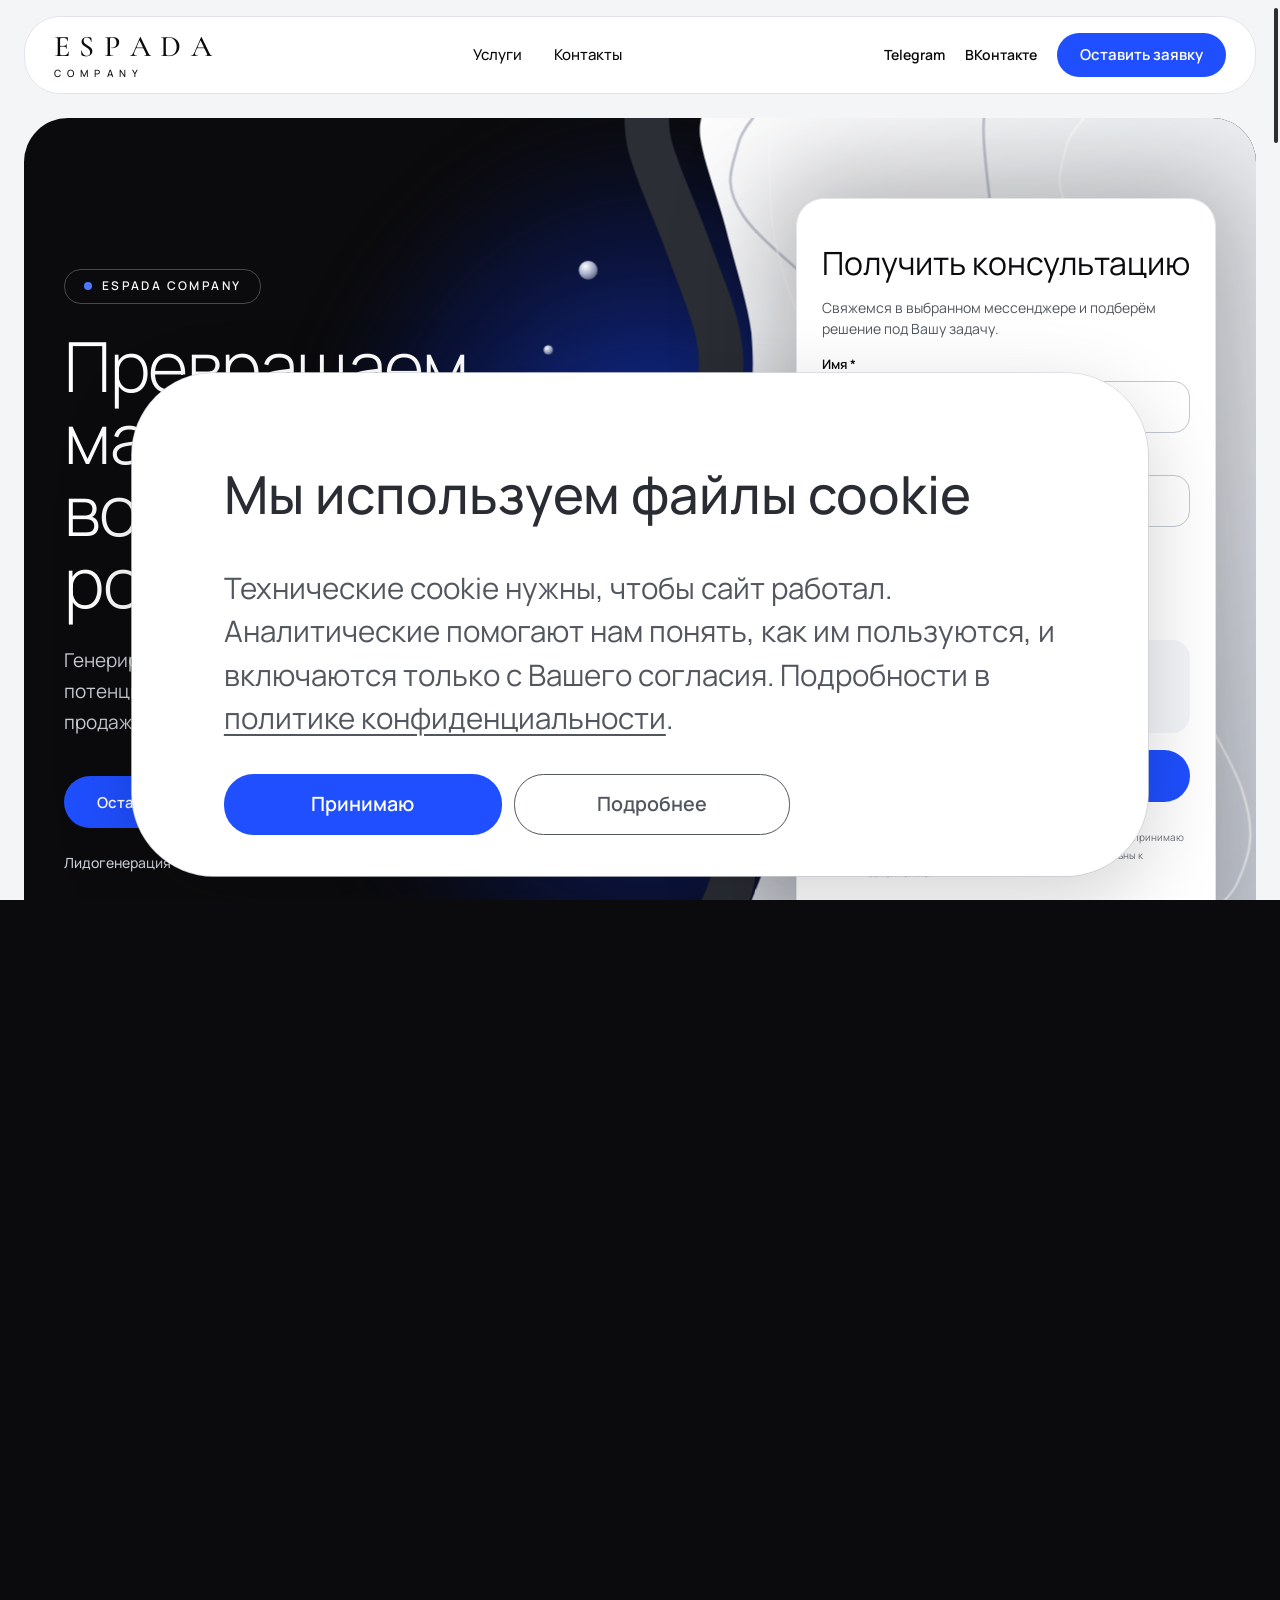
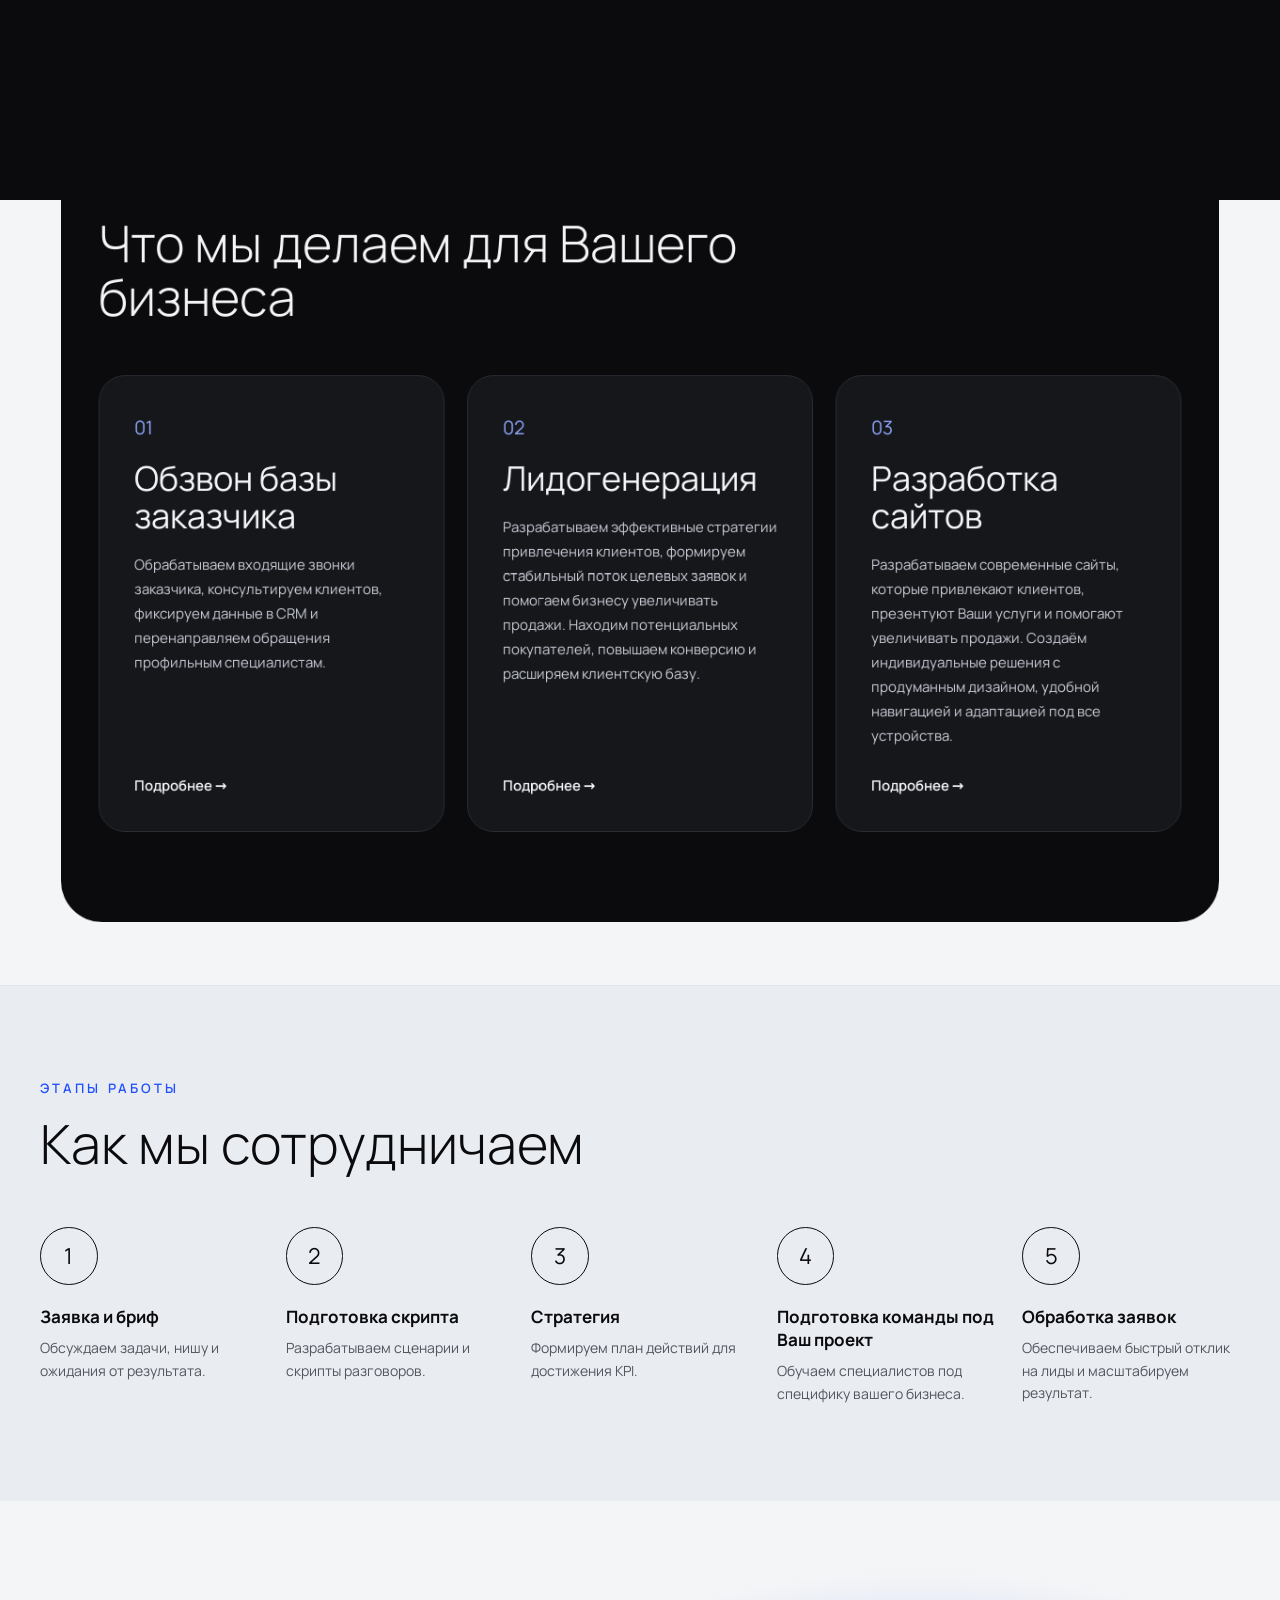
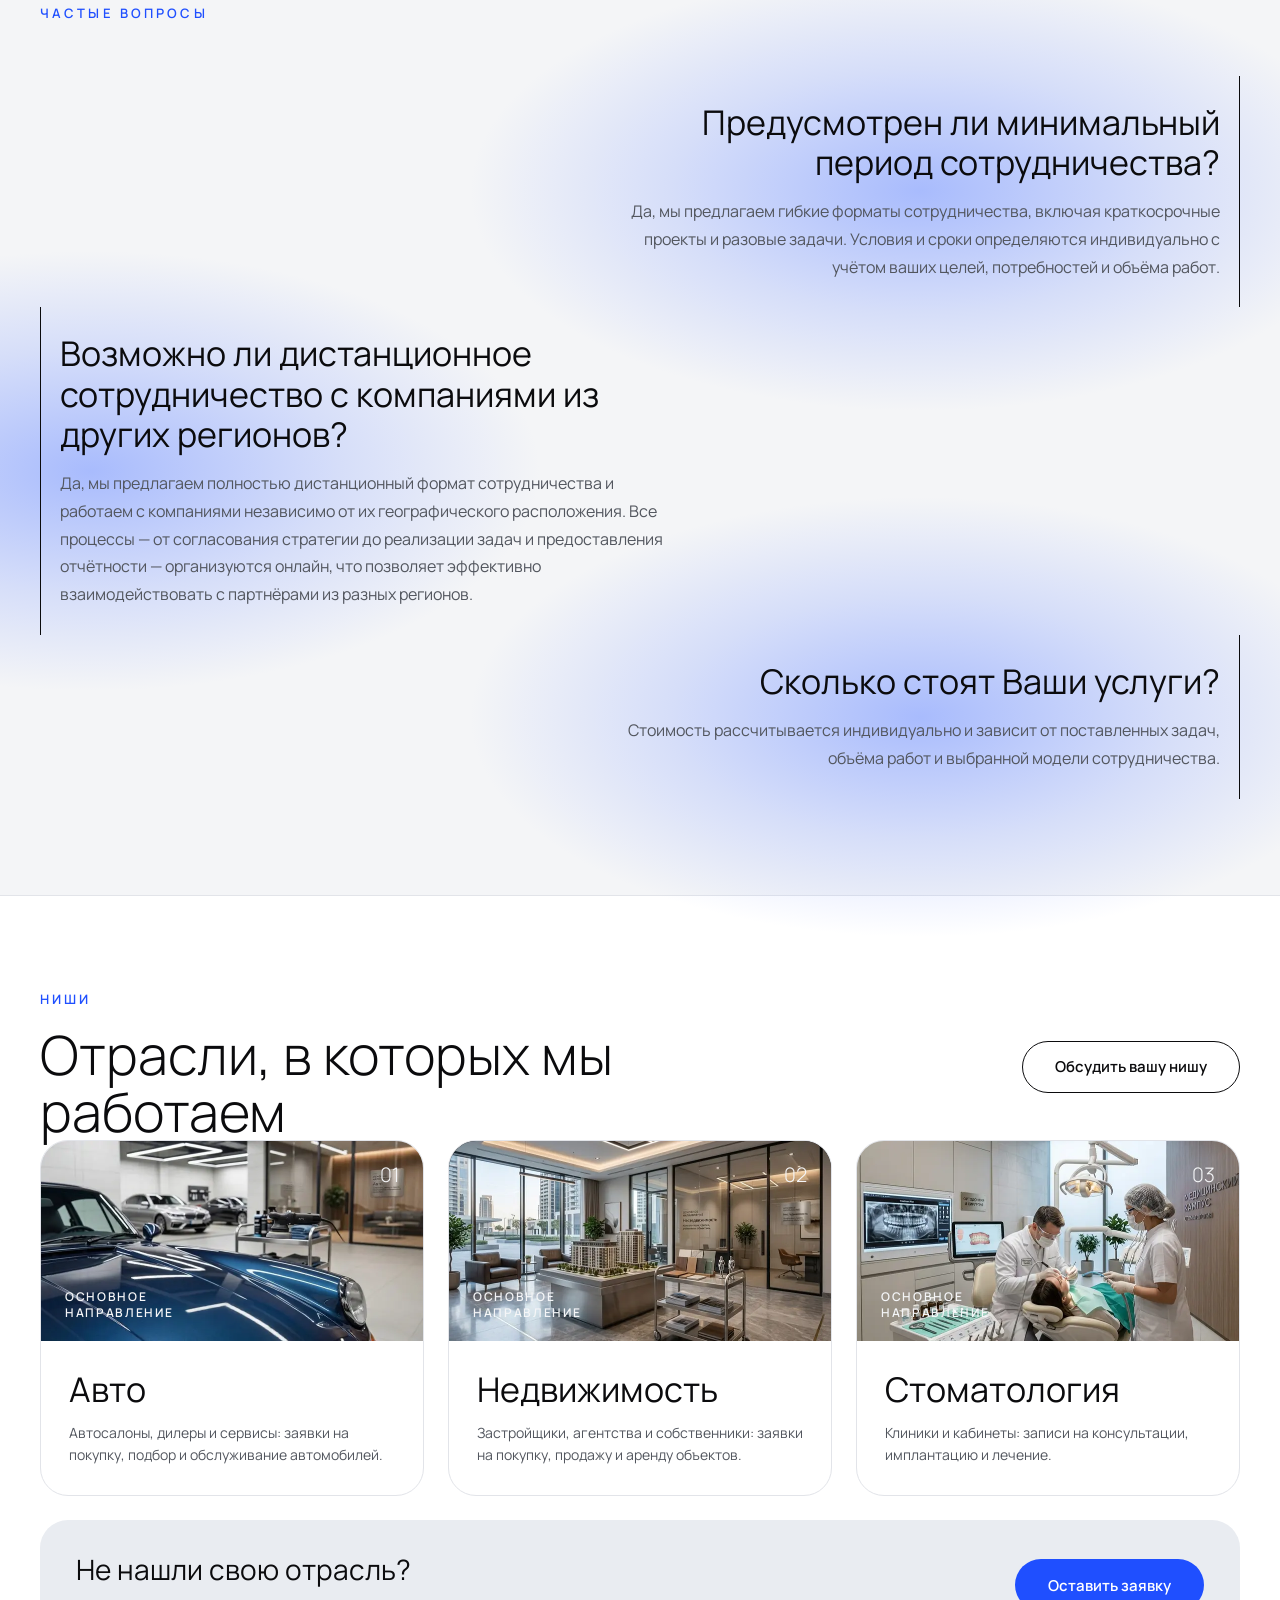
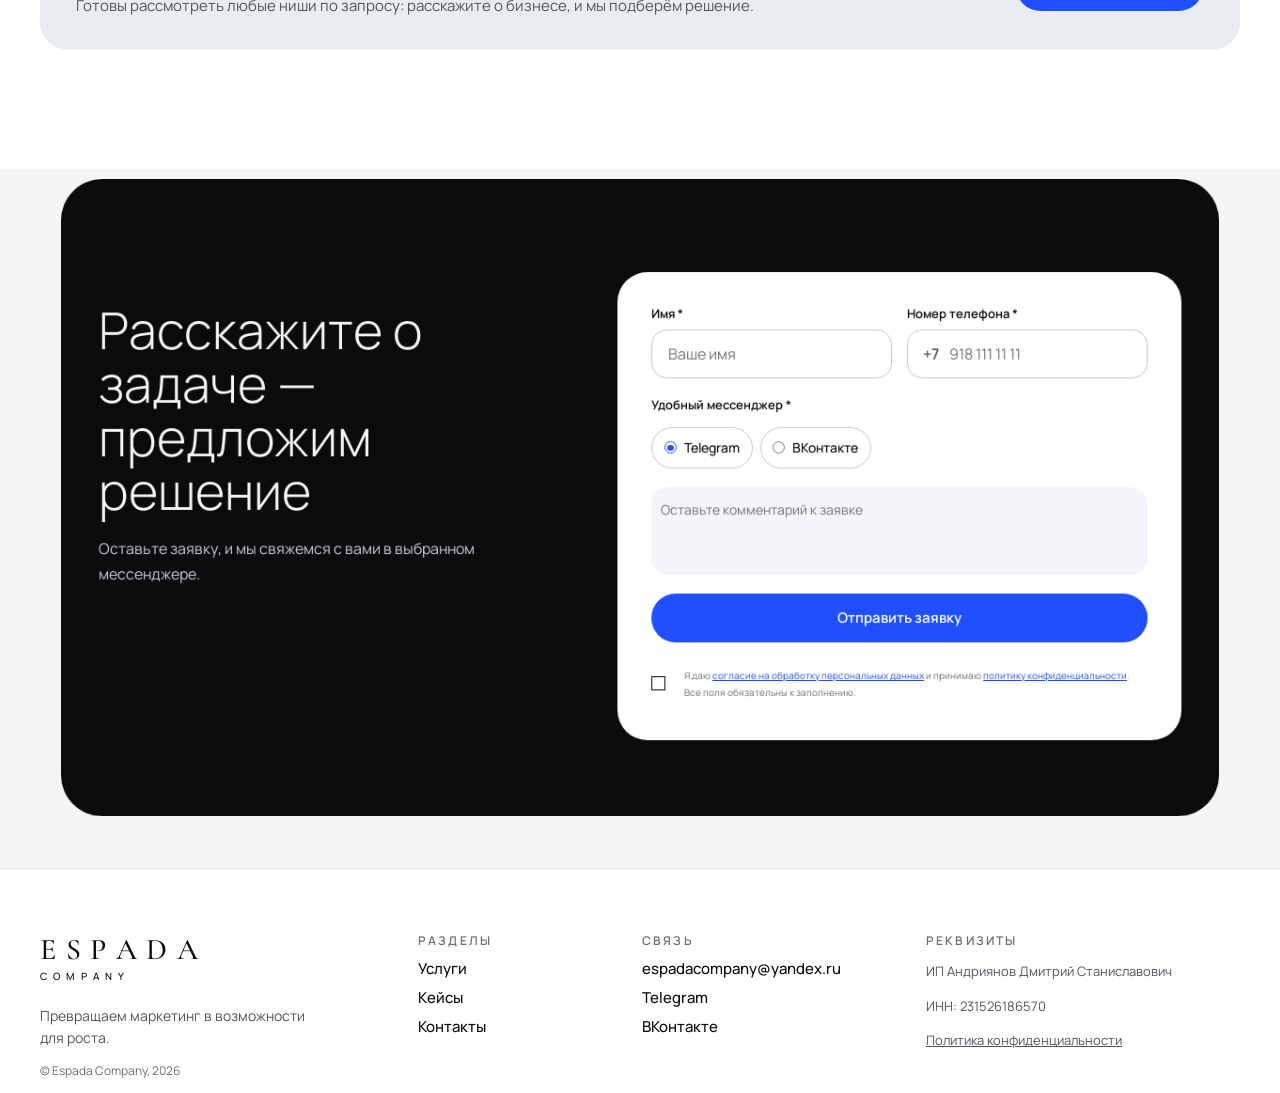
<file: index.html>
<!doctype html>
<html lang="ru">
  <head>
    <meta charset="UTF-8" />
    <meta name="viewport" content="width=device-width, initial-scale=1" />
    <title>Espada Company — маркетинг, лидогенерация, сайты</title>
    <meta
      name="description"
      content="Генерируем целевые лиды, соединяем бизнес с потенциальными клиентами и создаём основу для новых продаж."
    />
    <link rel="icon" href="favicon.ico" sizes="any" />
    <link rel="icon" type="image/png" sizes="32x32" href="img/favicon-32.png" />
    <link
      rel="icon"
      type="image/png"
      sizes="192x192"
      href="img/favicon-192.png"
    />
    <link rel="apple-touch-icon" href="img/apple-touch-icon.png" />
    <link
      rel="preload"
      href="fonts/manrope-cyrillic-wght-normal.woff2"
      as="font"
      type="font/woff2"
      crossorigin
    />
    <link
      rel="preload"
      href="fonts/manrope-latin-wght-normal.woff2"
      as="font"
      type="font/woff2"
      crossorigin
    />
    <link
      rel="preload"
      href="fonts/cormorant-garamond-latin-500-normal.woff2"
      as="font"
      type="font/woff2"
      crossorigin
    />
    <script src="script.js" defer></script>
    <link rel="stylesheet" href="style.css" />
  </head>

  <body>
    <header class="header" id="top">
      <a class="logo" href="#top" aria-label="Espada Company"
        ><span>ESPADA</span><small>COMPANY</small></a
      >
      <nav class="nav" id="nav" aria-label="Основная навигация">
        <a href="services.html">Услуги</a>
        <a href="contacts.html">Контакты</a>
      </nav>
      <div class="header__right">
        <a
          class="link-soft"
          href="https://t.me/Espada_agent"
          target="_blank"
          rel="noopener"
          >Telegram</a
        >
        <a
          class="link-soft"
          href=" https://vk.ru/espada_comp"
          target="_blank"
          rel="noopener"
          >ВКонтакте</a
        >
        <a class="btn btn--blue" href="#request">Оставить заявку</a>
      </div>
      <button
        class="burger"
        id="burger"
        aria-label="Меню"
        aria-expanded="false"
        aria-controls="mobile-menu"
      >
        <i></i><i></i>
      </button>
      <div class="mobile-menu" id="mobile-menu" hidden>
        <a href="services.html">Услуги</a>
        <a href="contacts.html">Контакты</a>
        <a href="https://t.me/Espada_agent" target="_blank" rel="noopener"
          >Telegram</a
        >
        <a href=" https://vk.ru/espada_comp" target="_blank" rel="noopener"
          >ВКонтакте</a
        >
        <a href="#request">Оставить заявку</a>
      </div>
    </header>

    <main>
      <section class="hero">
        <div class="hero__text">
          <span class="badge"><i></i>ESPADA COMPANY</span>
          <h1>Превращаем маркетинг в возможности для роста</h1>
          <p>
            Генерируем целевые лиды, соединяем бизнес с потенциальными клиентами
            и создаём основу для новых продаж.
          </p>
          <div class="hero__actions">
            <a class="btn btn--blue" href="#request">Оставить заявку</a>
            <a class="btn btn--ghost" href="#services">Наши услуги</a>
          </div>
          <ul class="hero__tags">
            <li>Лидогенерация</li>
            <li>Обзвон базы</li>
            <li>Разработка сайтов</li>
          </ul>
        </div>
        <form
          class="form hero__form"
          data-form
          data-success="thanks.html"
          novalidate
        >
          <h2>Получить консультацию</h2>
          <p class="form__lead">
            Свяжемся в выбранном мессенджере и подберём решение под Вашу задачу.
          </p>
          <label class="field"
            ><span>Имя *</span
            ><input
              name="name"
              type="text"
              placeholder="Как к Вам обращаться"
              required
              autocomplete="name"
          /></label>
          <label class="field"
            ><span>Номер телефона *</span
            ><span class="phone"
              ><b>+7</b
              ><input
                name="phone"
                type="tel"
                placeholder="918 111 11 11"
                required
                autocomplete="tel"
                inputmode="tel"
                data-phone /></span
          ></label>
          <fieldset class="radios">
            <legend>Удобный мессенджер *</legend>
            <label
              ><input
                type="radio"
                name="messenger"
                value="Telegram"
                checked
              /><span>Telegram</span></label
            >
            <label
              ><input type="radio" name="messenger" value="ВКонтакте" /><span
                >ВКонтакте</span
              ></label
            >
          </fieldset>
          <textarea
            class="comment"
            name="comment"
            rows="3"
            maxlength="500"
            placeholder="Оставьте комментарий к заявке"
            aria-label="Комментарий к заявке"
          ></textarea>

          <button class="btn btn--blue btn--block" type="submit">
            Отправить заявку
          </button>
          <label class="consent"
            ><input type="checkbox" name="consent" required /><span
              >Я даю
              <a href="privacy.html#soglasie"
                >согласие на обработку персональных данных</a
              >
              и принимаю <a href="privacy.html">политику конфиденциальности</a>.
              Все поля обязательны к заполнению.</span
            ></label
          >
          <p class="form__status" role="status" aria-live="polite"></p>
        </form>
        <svg
          class="hero__art"
          id="heroArt"
          viewBox="0 0 880 840"
          preserveAspectRatio="xMaxYMid slice"
          aria-hidden="true"
        >
          <defs>
            <radialGradient id="glow">
              <stop offset="0" stop-color="#1c3fd8" />
              <stop offset=".35" stop-color="#12298a" />
              <stop offset=".7" stop-color="#0b1650" stop-opacity=".55" />
              <stop offset="1" stop-color="#0b0b0d" stop-opacity="0" />
            </radialGradient>
            <linearGradient
              id="silver"
              x1="360"
              y1="0"
              x2="880"
              y2="840"
              gradientUnits="userSpaceOnUse"
            >
              <stop offset="0" stop-color="#ffffff" />
              <stop offset="1" stop-color="#c3c8d4" />
            </linearGradient>
            <radialGradient id="ball" cx=".35" cy=".3" r=".75">
              <stop offset="0" stop-color="#fff" />
              <stop offset=".55" stop-color="#a9b1cc" />
              <stop offset="1" stop-color="#5a6280" />
            </radialGradient>
          </defs>
          <ellipse cx="318" cy="429" rx="310" ry="430" fill="url(#glow)">
            <animate
              attributeName="cx"
              dur="11s"
              repeatCount="indefinite"
              values="318;360;300;318"
              keyTimes="0;.35;.7;1"
              calcMode="spline"
              keySplines=".45 0 .55 1;.45 0 .55 1;.45 0 .55 1"
            />
            <animate
              attributeName="cy"
              dur="13s"
              repeatCount="indefinite"
              values="429;380;470;429"
              keyTimes="0;.35;.7;1"
              calcMode="spline"
              keySplines=".45 0 .55 1;.45 0 .55 1;.45 0 .55 1"
            />
            <animate
              attributeName="rx"
              dur="7s"
              repeatCount="indefinite"
              values="310;350;300;310"
              keyTimes="0;.35;.7;1"
              calcMode="spline"
              keySplines=".45 0 .55 1;.45 0 .55 1;.45 0 .55 1"
            />
            <animate
              attributeName="opacity"
              dur="5s"
              repeatCount="indefinite"
              values=".82;1;.82"
              keyTimes="0;.5;1"
            />
          </ellipse>
          <path
            fill="none"
            stroke="#2b2e35"
            stroke-width="38"
            d="M317 -70 C318 -58 320 -21 322 0 C323 21 318 30 327 54 C336 77 360 113 375 141 C391 169 412 199 420 221 C429 243 429 257 426 275 C422 293 409 309 398 328 C387 347 370 368 362 389 C354 409 350 427 349 449 C349 471 354 498 360 523 C366 547 382 572 386 596 C391 621 392 648 388 670 C384 692 370 710 362 730 C353 750 343 772 339 791 C335 809 336 820 337 840 C338 860 344 898 345 910"
          >
            <animate
              attributeName="d"
              dur="9s"
              repeatCount="indefinite"
              calcMode="spline"
              keySplines="0.45 0 0.55 1;0.45 0 0.55 1;0.45 0 0.55 1;0.45 0 0.55 1"
              keyTimes="0;.25;.5;.75;1"
              values="M317 -70 C318 -58 320 -21 322 0 C323 21 318 30 327 54 C336 77 360 113 375 141 C391 169 412 199 420 221 C429 243 429 257 426 275 C422 293 409 309 398 328 C387 347 370 368 362 389 C354 409 350 427 349 449 C349 471 354 498 360 523 C366 547 382 572 386 596 C391 621 392 648 388 670 C384 692 370 710 362 730 C353 750 343 772 339 791 C335 809 336 820 337 840 C338 860 344 898 345 910;M331 -70 C332 -58 336 -21 337 0 C338 21 332 30 337 54 C342 77 358 113 367 141 C376 169 388 199 390 221 C393 243 390 257 383 275 C376 293 360 309 349 328 C337 347 320 368 313 389 C307 409 306 427 310 449 C315 471 329 498 342 523 C356 547 380 572 391 596 C403 621 411 648 411 670 C411 692 398 710 391 730 C384 750 372 772 367 791 C362 809 362 820 360 840 C359 860 358 898 357 910;M325 -70 C324 -58 321 -21 319 0 C317 21 308 30 311 54 C313 77 324 113 333 141 C341 169 356 199 362 221 C368 243 369 257 367 275 C364 293 354 309 348 328 C342 347 332 368 331 389 C331 409 335 427 345 449 C354 471 372 498 387 523 C402 547 425 572 434 596 C443 621 445 648 441 670 C436 692 418 710 407 730 C395 750 378 772 369 791 C361 809 358 820 355 840 C351 860 349 898 348 910;M312 -70 C311 -58 308 -21 307 0 C306 21 298 30 305 54 C311 77 331 113 347 141 C362 169 386 199 397 221 C408 243 412 257 412 275 C412 293 403 309 397 328 C391 347 380 368 377 389 C374 409 375 427 378 449 C381 471 390 498 398 523 C405 547 419 572 422 596 C424 621 421 648 413 670 C405 692 387 710 375 730 C363 750 348 772 341 791 C334 809 333 820 333 840 C332 860 336 898 337 910;M317 -70 C318 -58 320 -21 322 0 C323 21 318 30 327 54 C336 77 360 113 375 141 C391 169 412 199 420 221 C429 243 429 257 426 275 C422 293 409 309 398 328 C387 347 370 368 362 389 C354 409 350 427 349 449 C349 471 354 498 360 523 C366 547 382 572 386 596 C391 621 392 648 388 670 C384 692 370 710 362 730 C353 750 343 772 339 791 C335 809 336 820 337 840 C338 860 344 898 345 910"
            />
          </path>
          <path
            fill="url(#silver)"
            d="M362 -70 C363 -58 370 -19 371 0 C373 19 362 25 370 47 C377 69 403 106 417 134 C432 162 448 191 456 214 C463 238 465 256 461 275 C458 294 444 309 435 328 C425 347 411 368 404 389 C397 409 393 424 392 449 C392 473 397 508 402 536 C407 564 418 596 422 616 C425 637 428 641 425 657 C422 672 410 692 405 710 C399 728 393 742 391 764 C389 785 392 816 393 840 C394 865 395 898 395 910 L1100 910 L1100 -70 Z"
          >
            <animate
              attributeName="d"
              dur="9s"
              repeatCount="indefinite"
              calcMode="spline"
              keySplines="0.45 0 0.55 1;0.45 0 0.55 1;0.45 0 0.55 1;0.45 0 0.55 1"
              keyTimes="0;.25;.5;.75;1"
              values="M362 -70 C363 -58 370 -19 371 0 C373 19 362 25 370 47 C377 69 403 106 417 134 C432 162 448 191 456 214 C463 238 465 256 461 275 C458 294 444 309 435 328 C425 347 411 368 404 389 C397 409 393 424 392 449 C392 473 397 508 402 536 C407 564 418 596 422 616 C425 637 428 641 425 657 C422 672 410 692 405 710 C399 728 393 742 391 764 C389 785 392 816 393 840 C394 865 395 898 395 910 L1100 910 L1100 -70 Z;M388 -70 C388 -58 393 -19 392 0 C391 19 379 25 380 47 C382 69 395 106 400 134 C406 162 414 191 416 214 C417 238 417 256 412 275 C407 294 394 309 386 328 C378 347 367 368 363 389 C360 409 360 424 366 449 C371 473 386 508 397 536 C408 564 424 596 431 616 C438 637 440 641 439 657 C437 672 426 692 421 710 C416 728 410 742 408 764 C406 785 409 816 409 840 C410 865 410 898 410 910 L1100 910 L1100 -70 Z;M372 -70 C370 -58 367 -19 362 0 C358 19 344 25 345 47 C346 69 358 106 366 134 C375 162 389 191 396 214 C403 238 408 256 407 275 C407 294 399 309 395 328 C391 347 385 368 385 389 C385 409 388 424 395 449 C403 473 420 508 431 536 C442 564 456 596 462 616 C468 637 469 641 466 657 C463 672 450 692 443 710 C436 728 429 742 424 764 C420 785 418 816 416 840 C413 865 410 898 409 910 L1100 910 L1100 -70 Z;M357 -70 C357 -58 359 -19 358 0 C357 19 344 25 350 47 C355 69 375 106 389 134 C402 162 420 191 430 214 C439 238 445 256 446 275 C446 294 437 309 433 328 C428 347 420 368 418 389 C417 409 417 424 421 449 C425 473 436 508 442 536 C447 564 454 596 456 616 C458 637 459 641 453 657 C447 672 431 692 421 710 C412 728 402 742 396 764 C391 785 388 816 387 840 C385 865 386 898 386 910 L1100 910 L1100 -70 Z;M362 -70 C363 -58 370 -19 371 0 C373 19 362 25 370 47 C377 69 403 106 417 134 C432 162 448 191 456 214 C463 238 465 256 461 275 C458 294 444 309 435 328 C425 347 411 368 404 389 C397 409 393 424 392 449 C392 473 397 508 402 536 C407 564 418 596 422 616 C425 637 428 641 425 657 C422 672 410 692 405 710 C399 728 393 742 391 764 C389 785 392 816 393 840 C394 865 395 898 395 910 L1100 910 L1100 -70 Z"
            />
          </path>
          <g fill="none" stroke-linecap="round">
            <path
              stroke="#c2c5cf"
              stroke-width="2.4"
              d="M435 -70 C436 -58 445 -21 442 0 C438 21 418 35 416 54 C413 73 406 87 427 114 C447 141 510 180 540 214 C570 249 598 295 607 322 C617 348 617 353 597 375 C578 398 513 432 491 456 C469 479 458 489 467 516 C477 543 518 582 546 616 C574 651 619 695 636 724 C652 753 656 771 647 791 C639 810 595 820 586 840 C576 860 589 898 590 910"
            >
              <animate
                attributeName="d"
                dur="12s"
                repeatCount="indefinite"
                calcMode="spline"
                keySplines="0.45 0 0.55 1;0.45 0 0.55 1;0.45 0 0.55 1;0.45 0 0.55 1"
                keyTimes="0;.25;.5;.75;1"
                values="M435 -70 C436 -58 445 -21 442 0 C438 21 418 35 416 54 C413 73 406 87 427 114 C447 141 510 180 540 214 C570 249 598 295 607 322 C617 348 617 353 597 375 C578 398 513 432 491 456 C469 479 458 489 467 516 C477 543 518 582 546 616 C574 651 619 695 636 724 C652 753 656 771 647 791 C639 810 595 820 586 840 C576 860 589 898 590 910;M441 -70 C441 -58 448 -21 442 0 C436 21 413 35 407 54 C401 73 390 87 406 114 C422 141 475 180 502 214 C530 249 559 295 570 322 C582 348 584 353 570 375 C556 398 501 432 486 456 C470 479 464 489 479 516 C495 543 547 582 578 616 C609 651 652 695 667 724 C682 753 680 771 669 791 C658 810 612 820 599 840 C586 860 594 898 593 910;M429 -70 C428 -58 430 -21 422 0 C415 21 391 35 385 54 C378 73 366 87 385 114 C404 141 464 180 499 214 C534 249 577 295 595 322 C613 348 617 353 605 375 C594 398 543 432 528 456 C514 479 507 489 518 516 C530 543 573 582 597 616 C621 651 652 695 662 724 C671 753 668 771 655 791 C642 810 596 820 583 840 C571 860 581 898 580 910;M425 -70 C425 -58 430 -21 425 0 C421 21 399 35 397 54 C394 73 386 87 410 114 C433 141 501 180 538 214 C574 249 613 295 628 322 C643 348 644 353 627 375 C610 398 548 432 527 456 C506 479 494 489 500 516 C506 543 541 582 562 616 C584 651 619 695 631 724 C644 753 646 771 636 791 C626 810 582 820 573 840 C563 860 578 898 579 910;M435 -70 C436 -58 445 -21 442 0 C438 21 418 35 416 54 C413 73 406 87 427 114 C447 141 510 180 540 214 C570 249 598 295 607 322 C617 348 617 353 597 375 C578 398 513 432 491 456 C469 479 458 489 467 516 C477 543 518 582 546 616 C574 651 619 695 636 724 C652 753 656 771 647 791 C639 810 595 820 586 840 C576 860 589 898 590 910"
              />
            </path>
            <path
              stroke="#c2c5cf"
              stroke-width="2.4"
              d="M641 -70 C641 -58 646 -19 644 0 C642 19 628 4 629 47 C630 89 645 209 648 255 C651 300 652 297 646 322 C641 346 621 377 615 402 C609 427 604 436 611 469 C617 502 640 558 654 603 C668 648 689 697 696 737 C702 777 694 811 693 840 C692 869 690 898 689 910"
            >
              <animate
                attributeName="d"
                dur="14s"
                repeatCount="indefinite"
                calcMode="spline"
                keySplines="0.45 0 0.55 1;0.45 0 0.55 1;0.45 0 0.55 1;0.45 0 0.55 1"
                keyTimes="0;.25;.5;.75;1"
                values="M641 -70 C641 -58 646 -19 644 0 C642 19 628 4 629 47 C630 89 645 209 648 255 C651 300 652 297 646 322 C641 346 621 377 615 402 C609 427 604 436 611 469 C617 502 640 558 654 603 C668 648 689 697 696 737 C702 777 694 811 693 840 C692 869 690 898 689 910;M633 -70 C632 -58 632 -19 628 0 C624 19 606 4 609 47 C611 89 635 209 642 255 C650 300 656 297 656 322 C656 346 643 377 641 402 C640 427 638 436 645 469 C651 502 671 558 680 603 C689 648 697 697 698 737 C698 777 686 811 683 840 C680 869 680 898 680 910;M627 -70 C626 -58 627 -19 625 0 C622 19 603 4 611 47 C619 89 661 209 673 255 C686 300 689 297 687 322 C685 346 669 377 663 402 C657 427 653 436 652 469 C652 502 658 558 661 603 C665 648 673 697 675 737 C676 777 671 811 671 840 C671 869 675 898 675 910;M636 -70 C637 -58 642 -19 641 0 C640 19 625 4 631 47 C636 89 667 209 674 255 C681 300 679 297 672 322 C666 346 642 377 633 402 C624 427 616 436 617 469 C618 502 628 558 638 603 C648 648 669 697 676 737 C684 777 681 811 682 840 C684 869 685 898 686 910;M641 -70 C641 -58 646 -19 644 0 C642 19 628 4 629 47 C630 89 645 209 648 255 C651 300 652 297 646 322 C641 346 621 377 615 402 C609 427 604 436 611 469 C617 502 640 558 654 603 C668 648 689 697 696 737 C702 777 694 811 693 840 C692 869 690 898 689 910"
              />
            </path>
            <path
              stroke="#fff"
              stroke-opacity=".75"
              stroke-width="2"
              d="M734 -70 C734 -58 737 -21 730 0 C723 21 698 35 692 54 C686 73 678 87 693 114 C708 141 764 184 781 214 C799 245 803 268 797 295 C791 322 753 351 745 375 C737 400 731 404 748 442 C764 480 828 563 844 603 C860 643 853 660 844 683 C834 707 798 718 786 744 C774 770 774 812 771 840 C767 868 767 898 766 910"
            >
              <animate
                attributeName="d"
                dur="16s"
                repeatCount="indefinite"
                calcMode="spline"
                keySplines="0.45 0 0.55 1;0.45 0 0.55 1;0.45 0 0.55 1;0.45 0 0.55 1"
                keyTimes="0;.25;.5;.75;1"
                values="M734 -70 C734 -58 737 -21 730 0 C723 21 698 35 692 54 C686 73 678 87 693 114 C708 141 764 184 781 214 C799 245 803 268 797 295 C791 322 753 351 745 375 C737 400 731 404 748 442 C764 480 828 563 844 603 C860 643 853 660 844 683 C834 707 798 718 786 744 C774 770 774 812 771 840 C767 868 767 898 766 910;M726 -70 C726 -58 730 -21 724 0 C718 21 694 35 690 54 C686 73 681 87 700 114 C719 141 783 184 805 214 C826 245 833 268 828 295 C823 322 784 351 774 375 C764 400 758 404 768 442 C778 480 823 563 833 603 C842 643 834 660 823 683 C812 707 776 718 765 744 C754 770 758 812 757 840 C756 868 759 898 760 910;M733 -70 C733 -58 741 -21 737 0 C733 21 711 35 708 54 C705 73 702 87 720 114 C738 141 800 184 818 214 C836 245 838 268 828 295 C818 322 772 351 758 375 C744 400 733 404 742 442 C750 480 797 563 808 603 C820 643 818 660 811 683 C803 707 770 718 762 744 C754 770 763 812 764 840 C765 868 767 898 768 910;M740 -70 C740 -58 747 -21 742 0 C736 21 712 35 707 54 C702 73 696 87 710 114 C724 141 778 184 793 214 C807 245 807 268 797 295 C786 322 743 351 731 375 C720 400 710 404 726 442 C741 480 806 563 824 603 C842 643 840 660 833 683 C826 707 793 718 783 744 C774 770 778 812 776 840 C775 868 773 898 773 910;M734 -70 C734 -58 737 -21 730 0 C723 21 698 35 692 54 C686 73 678 87 693 114 C708 141 764 184 781 214 C799 245 803 268 797 295 C791 322 753 351 745 375 C737 400 731 404 748 442 C764 480 828 563 844 603 C860 643 853 660 844 683 C834 707 798 718 786 744 C774 770 774 812 771 840 C767 868 767 898 766 910"
              />
            </path>
            <path
              stroke="#fff"
              stroke-opacity=".6"
              stroke-width="1.6"
              d="M441 -70 C443 -38 441 63 448 121 C456 178 492 232 487 275 C482 317 432 345 419 375 C406 405 398 415 411 456 C423 496 485 576 494 616 C502 657 471 673 463 697 C454 720 447 733 445 757 C442 781 448 815 448 840 C449 866 449 898 449 910"
            >
              <animate
                attributeName="d"
                dur="13s"
                repeatCount="indefinite"
                calcMode="spline"
                keySplines="0.45 0 0.55 1;0.45 0 0.55 1;0.45 0 0.55 1;0.45 0 0.55 1"
                keyTimes="0;.25;.5;.75;1"
                values="M441 -70 C443 -38 441 63 448 121 C456 178 492 232 487 275 C482 317 432 345 419 375 C406 405 398 415 411 456 C423 496 485 576 494 616 C502 657 471 673 463 697 C454 720 447 733 445 757 C442 781 448 815 448 840 C449 866 449 898 449 910;M441 -70 C440 -38 427 63 432 121 C437 178 473 232 470 275 C467 317 424 345 415 375 C407 405 403 415 419 456 C436 496 504 576 514 616 C524 657 489 673 479 697 C469 720 460 733 455 757 C450 781 452 815 451 840 C449 866 448 898 447 910;M434 -70 C434 -38 420 63 429 121 C437 178 484 232 486 275 C487 317 446 345 438 375 C430 405 427 415 440 456 C453 496 510 576 515 616 C520 657 483 673 471 697 C459 720 449 733 444 757 C439 781 441 815 440 840 C440 866 440 898 441 910;M436 -70 C437 -38 435 63 446 121 C456 178 501 232 500 275 C498 317 450 345 438 375 C426 405 418 415 428 456 C437 496 490 576 494 616 C499 657 466 673 456 697 C446 720 438 733 435 757 C432 781 438 815 440 840 C441 866 443 898 443 910;M441 -70 C443 -38 441 63 448 121 C456 178 492 232 487 275 C482 317 432 345 419 375 C406 405 398 415 411 456 C423 496 485 576 494 616 C502 657 471 673 463 697 C454 720 447 733 445 757 C442 781 448 815 448 840 C449 866 449 898 449 910"
              />
            </path>
          </g>
          <circle
            class="dot"
            cx="283"
            cy="161"
            r="8.0"
            fill="url(#ball)"
            style="--t: 7s; --tw: 5s; --dl: -1s; --dx: 9px; --dy: -45px"
          />
          <circle
            class="dot"
            cx="249"
            cy="229"
            r="4.0"
            fill="url(#ball)"
            style="--t: 9s; --tw: 4s; --dl: -1s; --dx: -12px; --dy: -69px"
          />
          <circle
            class="dot"
            cx="168"
            cy="288"
            r="3.4"
            fill="url(#ball)"
            style="--t: 9s; --tw: 5s; --dl: -0s; --dx: -7px; --dy: -37px"
          />
          <circle
            class="dot"
            cx="263"
            cy="415"
            r="8.0"
            fill="url(#ball)"
            style="--t: 10s; --tw: 5s; --dl: -4s; --dx: 10px; --dy: -59px"
          />
          <circle
            class="dot"
            cx="168"
            cy="449"
            r="3.4"
            fill="url(#ball)"
            style="--t: 6s; --tw: 5s; --dl: -3s; --dx: 16px; --dy: -69px"
          />
          <circle
            class="dot"
            cx="306"
            cy="507"
            r="9.4"
            fill="url(#ball)"
            style="--t: 11s; --tw: 5s; --dl: -4s; --dx: -8px; --dy: -60px"
          />
          <circle
            class="dot"
            cx="234"
            cy="512"
            r="4.0"
            fill="url(#ball)"
            style="--t: 8s; --tw: 5s; --dl: -5s; --dx: -12px; --dy: -32px"
          />
          <circle
            class="dot"
            cx="272"
            cy="574"
            r="4.0"
            fill="url(#ball)"
            style="--t: 8s; --tw: 6s; --dl: -8s; --dx: -7px; --dy: -59px"
          />
          <circle
            class="dot"
            cx="243"
            cy="645"
            r="8.0"
            fill="url(#ball)"
            style="--t: 7s; --tw: 6s; --dl: -4s; --dx: -12px; --dy: -35px"
          />
        </svg>
        <svg
          class="hero__art hero__art--m"
          viewBox="0 0 366 220"
          preserveAspectRatio="none"
          aria-hidden="true"
        >
          <defs>
            <radialGradient id="glowm">
              <stop offset="0" stop-color="#1c3fd8" />
              <stop offset=".4" stop-color="#12298a" />
              <stop offset="1" stop-color="#0b0b0d" stop-opacity="0" />
            </radialGradient>
            <linearGradient
              id="silverm"
              x1="0"
              y1="90"
              x2="366"
              y2="220"
              gradientUnits="userSpaceOnUse"
            >
              <stop offset="0" stop-color="#fff" />
              <stop offset="1" stop-color="#c3c8d4" />
            </linearGradient>
          </defs>
          <ellipse cx="183" cy="150" rx="230" ry="120" fill="url(#glowm)">
            <animate
              attributeName="cx"
              dur="9s"
              repeatCount="indefinite"
              values="183;230;150;183"
              keyTimes="0;.35;.7;1"
            />
            <animate
              attributeName="opacity"
              dur="5s"
              repeatCount="indefinite"
              values=".8;1;.8"
              keyTimes="0;.5;1"
            />
          </ellipse>
          <path
            fill="none"
            stroke="#2b2e35"
            stroke-width="17"
            d="M-40 86 C-27 84 12 72 40 76 C68 81 100 112 130 112 C160 111 192 80 220 76 C248 72 268 90 300 89 C332 88 392 72 410 69"
          >
            <animate
              attributeName="d"
              dur="8s"
              repeatCount="indefinite"
              calcMode="spline"
              keySplines="0.45 0 0.55 1;0.45 0 0.55 1;0.45 0 0.55 1;0.45 0 0.55 1"
              keyTimes="0;.25;.5;.75;1"
              values="M-40 86 C-27 84 12 72 40 76 C68 81 100 112 130 112 C160 111 192 80 220 76 C248 72 268 90 300 89 C332 88 392 72 410 69;M-40 103 C-27 99 12 80 40 79 C68 78 100 98 130 95 C160 93 192 64 220 64 C248 64 268 93 300 96 C332 100 392 87 410 85;M-40 97 C-27 91 12 63 40 62 C68 61 100 87 130 89 C160 92 192 74 220 78 C248 82 268 112 300 112 C332 111 392 83 410 77;M-40 80 C-27 77 12 58 40 62 C68 67 100 102 130 107 C160 111 192 88 220 88 C248 87 268 106 300 102 C332 97 392 69 410 62;M-40 86 C-27 84 12 72 40 76 C68 81 100 112 130 112 C160 111 192 80 220 76 C248 72 268 90 300 89 C332 88 392 72 410 69"
            />
          </path>
          <path
            fill="url(#silverm)"
            d="M-40 123 C-27 122 12 110 40 114 C68 118 100 147 130 147 C160 146 192 114 220 110 C248 106 268 125 300 124 C332 124 392 110 410 107 L410 240 L-40 240 Z"
          >
            <animate
              attributeName="d"
              dur="8s"
              repeatCount="indefinite"
              calcMode="spline"
              keySplines="0.45 0 0.55 1;0.45 0 0.55 1;0.45 0 0.55 1;0.45 0 0.55 1"
              keyTimes="0;.25;.5;.75;1"
              values="M-40 123 C-27 122 12 110 40 114 C68 118 100 147 130 147 C160 146 192 114 220 110 C248 106 268 125 300 124 C332 124 392 110 410 107 L410 240 L-40 240 Z;M-40 139 C-27 135 12 116 40 114 C68 112 100 132 130 130 C160 127 192 100 220 100 C248 101 268 131 300 134 C332 138 392 124 410 122 L410 240 L-40 240 Z;M-40 131 C-27 125 12 98 40 97 C68 96 100 123 130 126 C160 129 192 112 220 116 C248 119 268 149 300 148 C332 147 392 117 410 111 L410 240 L-40 240 Z;M-40 116 C-27 113 12 95 40 100 C68 104 100 140 130 144 C160 148 192 124 220 123 C248 122 268 140 300 136 C332 132 392 104 410 98 L410 240 L-40 240 Z;M-40 123 C-27 122 12 110 40 114 C68 118 100 147 130 147 C160 146 192 114 220 110 C248 106 268 125 300 124 C332 124 392 110 410 107 L410 240 L-40 240 Z"
            />
          </path>
          <path
            fill="none"
            stroke="#c2c5cf"
            stroke-width="1.6"
            d="M-40 175 C-23 172 27 154 60 154 C93 153 128 173 160 171 C192 169 222 141 250 140 C278 140 303 166 330 168 C357 171 397 158 410 156"
          >
            <animate
              attributeName="d"
              dur="11s"
              repeatCount="indefinite"
              calcMode="spline"
              keySplines="0.45 0 0.55 1;0.45 0 0.55 1;0.45 0 0.55 1;0.45 0 0.55 1"
              keyTimes="0;.25;.5;.75;1"
              values="M-40 175 C-23 172 27 154 60 154 C93 153 128 173 160 171 C192 169 222 141 250 140 C278 140 303 166 330 168 C357 171 397 158 410 156;M-40 174 C-23 168 27 140 60 139 C93 138 128 166 160 168 C192 171 222 152 250 154 C278 156 303 180 330 180 C357 180 397 157 410 153;M-40 160 C-23 156 27 136 60 139 C93 143 128 179 160 182 C192 186 222 161 250 159 C278 157 303 173 330 170 C357 167 397 144 410 139;M-40 164 C-23 162 27 151 60 154 C93 157 128 184 160 183 C192 181 222 149 250 145 C278 141 303 160 330 160 C357 160 397 147 410 145;M-40 175 C-23 172 27 154 60 154 C93 153 128 173 160 171 C192 169 222 141 250 140 C278 140 303 166 330 168 C357 171 397 158 410 156"
            />
          </path>
          <path
            fill="none"
            stroke="#fff"
            stroke-opacity=".7"
            stroke-width="1.6"
            stroke-linecap="round"
            d="M-40 132 C-10 124 40 112 80 116 C120 120 150 140 190 136 C230 132 260 108 300 110 C340 112 380 124 410 118"
          >
            <animate
              attributeName="d"
              dur="10s"
              repeatCount="indefinite"
              calcMode="spline"
              keyTimes="0;.33;.66;1"
              keySplines=".45 0 .55 1;.45 0 .55 1;.45 0 .55 1"
              values="M-40 132 C-10 124 40 112 80 116 C120 120 150 140 190 136 C230 132 260 108 300 110 C340 112 380 124 410 118;M-40 120 C-10 130 40 128 80 124 C120 120 150 112 190 118 C230 124 260 136 300 130 C340 124 380 112 410 122;M-40 128 C-10 116 40 108 80 112 C120 116 150 134 190 140 C230 146 260 122 300 118 C340 114 380 120 410 112;M-40 132 C-10 124 40 112 80 116 C120 120 150 140 190 136 C230 132 260 108 300 110 C340 112 380 124 410 118"
            />
          </path>
          <path
            fill="none"
            stroke="#c2c5cf"
            stroke-width="1.2"
            stroke-linecap="round"
            d="M-40 196 C0 190 50 176 100 180 C150 184 190 200 240 194 C290 188 330 172 410 178"
          >
            <animate
              attributeName="d"
              dur="13s"
              repeatCount="indefinite"
              calcMode="spline"
              keyTimes="0;.5;1"
              keySplines=".45 0 .55 1;.45 0 .55 1"
              values="M-40 196 C0 190 50 176 100 180 C150 184 190 200 240 194 C290 188 330 172 410 178;M-40 184 C0 192 50 196 100 192 C150 188 190 176 240 180 C290 184 330 198 410 190;M-40 196 C0 190 50 176 100 180 C150 184 190 200 240 194 C290 188 330 172 410 178"
            />
          </path>
        </svg>
        <svg
          class="hero__art hero__art--m hero__dots"
          viewBox="0 0 1000 240"
          preserveAspectRatio="xMidYMax slice"
          aria-hidden="true"
        >
          <defs>
            <radialGradient id="ballm" cx=".35" cy=".3" r=".75">
              <stop offset="0" stop-color="#fff" />
              <stop offset=".55" stop-color="#a9b1cc" />
              <stop offset="1" stop-color="#5a6280" />
            </radialGradient>
          </defs>
          <circle
            class="dot"
            cx="120"
            cy="95"
            r="5"
            fill="url(#ballm)"
            style="--t: 7s; --tw: 5s; --dl: -3s; --dx: 10px; --dy: -26px"
          />
          <circle
            class="dot"
            cx="260"
            cy="70"
            r="3.5"
            fill="url(#ballm)"
            style="--t: 9s; --tw: 5s; --dl: -5s; --dx: -8px; --dy: -34px"
          />
          <circle
            class="dot"
            cx="380"
            cy="110"
            r="7"
            fill="url(#ballm)"
            style="--t: 8s; --tw: 5s; --dl: -2s; --dx: 12px; --dy: -30px"
          />
          <circle
            class="dot"
            cx="500"
            cy="80"
            r="4"
            fill="url(#ballm)"
            style="--t: 6s; --tw: 5s; --dl: -1s; --dx: -10px; --dy: -40px"
          />
          <circle
            class="dot"
            cx="610"
            cy="120"
            r="8"
            fill="url(#ballm)"
            style="--t: 10s; --tw: 5s; --dl: -6s; --dx: 9px; --dy: -28px"
          />
          <circle
            class="dot"
            cx="720"
            cy="85"
            r="3.5"
            fill="url(#ballm)"
            style="--t: 7s; --tw: 5s; --dl: -4s; --dx: -12px; --dy: -36px"
          />
          <circle
            class="dot"
            cx="840"
            cy="105"
            r="6"
            fill="url(#ballm)"
            style="--t: 9s; --tw: 5s; --dl: -2s; --dx: 10px; --dy: -30px"
          />
          <circle
            class="dot"
            cx="450"
            cy="150"
            r="3"
            fill="url(#ballm)"
            style="--t: 8s; --tw: 5s; --dl: -7s; --dx: 8px; --dy: -24px"
          />
          <circle
            class="dot"
            cx="560"
            cy="60"
            r="3"
            fill="url(#ballm)"
            style="--t: 6s; --tw: 5s; --dl: -3s; --dx: -6px; --dy: -30px"
          />
          <circle
            class="dot"
            cx="300"
            cy="150"
            r="3.5"
            fill="url(#ballm)"
            style="--t: 7s; --tw: 5s; --dl: -1s; --dx: -8px; --dy: -22px"
          />
        </svg>
      </section>

      <section class="quick" aria-label="Получить консультацию">
        <h2>Получить консультацию</h2>
        <p class="quick__lead">
          Свяжемся в выбранном мессенджере и подберём решение под Вашу задачу.
        </p>
        <form class="form" data-form data-success="thanks.html" novalidate>
          <label class="field"
            ><span>Имя *</span
            ><input
              name="name"
              type="text"
              placeholder="Как к Вам обращаться"
              required
              autocomplete="name"
          /></label>
          <label class="field"
            ><span>Номер телефона *</span
            ><span class="phone"
              ><b>+7</b
              ><input
                name="phone"
                type="tel"
                placeholder="918 111 11 11"
                required
                autocomplete="tel"
                inputmode="tel"
                data-phone /></span
          ></label>
          <fieldset class="radios">
            <legend>Удобный мессенджер *</legend>
            <label
              ><input
                type="radio"
                name="messenger"
                value="Telegram"
                checked
              /><span>Telegram</span></label
            >
            <label
              ><input type="radio" name="messenger" value="ВКонтакте" /><span
                >ВКонтакте</span
              ></label
            >
          </fieldset>
          <textarea
            class="comment"
            name="comment"
            rows="3"
            maxlength="500"
            placeholder="Оставьте комментарий к заявке"
            aria-label="Комментарий к заявке"
          ></textarea>

          <button class="btn btn--blue btn--block" type="submit">
            Отправить заявку
          </button>
          <label class="consent"
            ><input type="checkbox" name="consent" required /><span
              >Я даю
              <a href="privacy.html#soglasie"
                >согласие на обработку персональных данных</a
              >
              и принимаю <a href="privacy.html">политику конфиденциальности</a>.
              Все поля обязательны к заполнению.</span
            ></label
          >
          <p class="form__status" role="status" aria-live="polite"></p>
        </form>
      </section>

      <section class="section container">
        <p class="eyebrow">ПРЕИМУЩЕСТВА</p>
        <h2 class="h2">Работаем на результат, а не на отчёты</h2>
        <ol class="adv">
          <li>
            <b>01</b>
            <h3>Целевые заявки</h3>
            <p>
              <span class="d-only"
                >Привлекаем тех, кто действительно заинтересован в вашем
                предложении, а не случайный трафик.</span
              ><span class="m-only"
                >Привлекаем тех, кто действительно заинтересован в вашем
                предложении.</span
              >
            </p>
          </li>
          <li>
            <b>02</b>
            <h3>Все данные в CRM</h3>
            <p>
              <span class="d-only"
                >Фиксируем каждое обращение и передаём профильным специалистам
                без потерь.</span
              ><span class="m-only"
                >Фиксируем каждое обращение и передаём специалистам без
                потерь.</span
              >
            </p>
          </li>
          <li>
            <b>03</b>
            <h3>Всё в одной команде</h3>
            <p>
              <span class="d-only"
                >Стратегия, привлечение, обработка заявок и сайт без подрядчиков
                и разрыва между этапами.</span
              ><span class="m-only"
                >Стратегия, привлечение, обработка заявок и сайт без разрыва
                между этапами.</span
              >
            </p>
          </li>
          <li>
            <b>04</b>
            <h3>Индивидуальный подход</h3>
            <p>
              <span class="d-only"
                >Решения собираем под вашу нишу, аудиторию и цели, без шаблонных
                схем.</span
              ><span class="m-only"
                >Решения собираем под вашу нишу, аудиторию и цели.</span
              >
            </p>
          </li>
        </ol>
      </section>

      <section class="dark" id="services">
        <div class="container">
          <p class="eyebrow">УСЛУГИ</p>
          <h2 class="h2">
            Что мы делаем для <span class="d-only">Вашего</span
            ><span class="m-only">вашего</span> бизнеса
          </h2>
          <div class="cards">
            <article class="card">
              <b>01</b>
              <h3>Обзвон базы заказчика</h3>
              <p>
                Обрабатываем входящие звонки заказчика, консультируем клиентов,
                фиксируем данные в CRM и перенаправляем обращения профильным
                специалистам.
              </p>
              <a href="services.html#obzvon">Подробнее →</a>
            </article>
            <article class="card">
              <b>02</b>
              <h3>Лидогенерация</h3>
              <p>
                <span class="d-only"
                  >Разрабатываем эффективные стратегии привлечения клиентов,
                  формируем стабильный поток целевых заявок и помогаем бизнесу
                  увеличивать продажи. Находим потенциальных покупателей,
                  повышаем конверсию и расширяем клиентскую базу.</span
                ><span class="m-only"
                  >Разрабатываем стратегии привлечения клиентов, формируем
                  стабильный поток целевых заявок и помогаем бизнесу увеличивать
                  продажи.</span
                >
              </p>
              <a href="services.html#lidogeneraciya">Подробнее →</a>
            </article>
            <article class="card">
              <b>03</b>
              <h3>Разработка сайтов</h3>
              <p>
                <span class="d-only"
                  >Разрабатываем современные сайты, которые привлекают клиентов,
                  презентуют Ваши услуги и помогают увеличивать продажи. Создаём
                  индивидуальные решения с продуманным дизайном, удобной
                  навигацией и адаптацией под все устройства.</span
                ><span class="m-only"
                  >Создаём современные сайты с продуманным дизайном и удобной
                  навигацией, адаптированные под все устройства.</span
                >
              </p>
              <a href="services.html#sayty">Подробнее →</a>
            </article>
          </div>
        </div>
      </section>

      <section class="steps-wrap">
        <div class="container">
          <p class="eyebrow">ЭТАПЫ РАБОТЫ</p>
          <h2 class="h2">Как мы сотрудничаем</h2>
          <ol class="steps">
            <li>
              <i>1</i>
              <h3>Заявка и бриф</h3>
              <p>Обсуждаем задачи, нишу и ожидания от результата.</p>
            </li>
            <li>
              <i>2</i>
              <h3>Подготовка скрипта</h3>
              <p>Разрабатываем сценарии и скрипты разговоров.</p>
            </li>
            <li>
              <i>3</i>
              <h3>Стратегия</h3>
              <p>Формируем план действий для достижения KPI.</p>
            </li>
            <li>
              <i>4</i>
              <h3>Подготовка команды под Ваш проект</h3>
              <p>Обучаем специалистов под специфику вашего бизнеса.</p>
            </li>
            <li>
              <i>5</i>
              <h3>Обработка заявок</h3>
              <p>
                Обеспечиваем быстрый отклик на лиды и масштабируем результат.
              </p>
            </li>
          </ol>
        </div>
      </section>

      <section class="section container faq-sec">
        <p class="eyebrow">ЧАСТЫЕ ВОПРОСЫ</p>
        <div class="faq">
          <div>
            <i class="glow" aria-hidden="true"></i>
            <h3>Предусмотрен ли минимальный период сотрудничества?</h3>
            <p>
              Да, мы предлагаем гибкие форматы сотрудничества, включая
              краткосрочные проекты и разовые задачи. Условия и сроки
              определяются индивидуально с учётом ваших целей, потребностей и
              объёма работ.
            </p>
          </div>
          <div>
            <i class="glow" aria-hidden="true"></i>
            <h3>
              Возможно ли дистанционное сотрудничество с компаниями из других
              регионов?
            </h3>
            <p>
              Да, мы предлагаем полностью дистанционный формат сотрудничества и
              работаем с компаниями независимо от их географического
              расположения. Все процессы — от согласования стратегии до
              реализации задач и предоставления отчётности — организуются
              онлайн, что позволяет эффективно взаимодействовать с партнёрами из
              разных регионов.
            </p>
          </div>
          <div>
            <i class="glow" aria-hidden="true"></i>
            <h3>Сколько стоят Ваши услуги?</h3>
            <p>
              Стоимость рассчитывается индивидуально и зависит от поставленных
              задач, объёма работ и выбранной модели сотрудничества.
            </p>
          </div>
        </div>
      </section>

      <section class="niches-band">
        <div class="container niches">
          <div class="niches__head">
            <div>
              <p class="eyebrow">НИШИ</p>
              <h2 class="h2">Отрасли, в которых мы работаем</h2>
            </div>
            <a class="btn btn--outline" href="#request">Обсудить вашу нишу</a>
          </div>
          <div class="niche-grid">
            <article class="niche">
              <div class="niche__img n1">
                <img
                  class="niche__pic"
                  src="img/niche-auto.webp"
                  alt=""
                  width="762"
                  height="400"
                  loading="lazy"
                  decoding="async"
                />
                <b>01</b><small>ОСНОВНОЕ<br />НАПРАВЛЕНИЕ</small>
              </div>
              <div class="niche__body">
                <h3>Авто</h3>
                <p>
                  Автосалоны, дилеры и сервисы: заявки на покупку, подбор и
                  обслуживание автомобилей.
                </p>
              </div>
            </article>
            <article class="niche">
              <div class="niche__img n2">
                <img
                  class="niche__pic"
                  src="img/niche-realty.webp"
                  alt=""
                  width="762"
                  height="400"
                  loading="lazy"
                  decoding="async"
                />
                <b>02</b><small>ОСНОВНОЕ<br />НАПРАВЛЕНИЕ</small>
              </div>
              <div class="niche__body">
                <h3>Недвижимость</h3>
                <p>
                  Застройщики, агентства и собственники: заявки на покупку,
                  продажу и аренду объектов.
                </p>
              </div>
            </article>
            <article class="niche">
              <div class="niche__img n3">
                <img
                  class="niche__pic"
                  src="img/niche-dental.webp"
                  alt=""
                  width="762"
                  height="400"
                  loading="lazy"
                  decoding="async"
                />
                <b>03</b><small>ОСНОВНОЕ<br />НАПРАВЛЕНИЕ</small>
              </div>
              <div class="niche__body">
                <h3>Стоматология</h3>
                <p>
                  Клиники и кабинеты: записи на консультации, имплантацию и
                  лечение.
                </p>
              </div>
            </article>
          </div>
          <div class="niche-cta">
            <div>
              <h3>Не нашли свою отрасль?</h3>
              <p>
                Готовы рассмотреть любые ниши по запросу: расскажите о бизнесе,
                и мы подберём решение.
              </p>
            </div>
            <a class="btn btn--blue" href="#request">Оставить заявку</a>
          </div>
        </div>
      </section>

      <section class="dark request" id="request">
        <div class="container request__in">
          <div>
            <h2 class="h2">Расскажите о задаче — предложим решение</h2>
            <p class="muted">
              Оставьте заявку, и мы свяжемся с вами в выбранном мессенджере.
            </p>
          </div>
          <form
            class="form form--card"
            data-form
            data-success="thanks.html"
            novalidate
          >
            <div class="row">
              <label class="field"
                ><span>Имя *</span
                ><input
                  name="name"
                  type="text"
                  placeholder="Ваше имя"
                  required
                  autocomplete="name"
              /></label>
              <label class="field"
                ><span>Номер телефона *</span
                ><span class="phone"
                  ><b>+7</b
                  ><input
                    name="phone"
                    type="tel"
                    placeholder="918 111 11 11"
                    required
                    autocomplete="tel"
                    inputmode="tel"
                    data-phone /></span
              ></label>
            </div>
            <fieldset class="radios">
              <legend>Удобный мессенджер *</legend>
              <label
                ><input
                  type="radio"
                  name="messenger"
                  value="Telegram"
                  checked
                /><span>Telegram</span></label
              >
              <label
                ><input type="radio" name="messenger" value="ВКонтакте" /><span
                  >ВКонтакте</span
                ></label
              >
            </fieldset>
            <textarea
              class="comment"
              name="comment"
              rows="3"
              maxlength="500"
              placeholder="Оставьте комментарий к заявке"
              aria-label="Комментарий к заявке"
            ></textarea>

            <button class="btn btn--blue btn--block" type="submit">
              Отправить заявку
            </button>
            <label class="consent"
              ><input type="checkbox" name="consent" required /><span
                >Я даю
                <a href="privacy.html#soglasie"
                  >согласие на обработку персональных данных</a
                >
                и принимаю
                <a href="privacy.html">политику конфиденциальности</a>. Все поля
                обязательны к заполнению.</span
              ></label
            >
            <p class="form__status" role="status" aria-live="polite"></p>
          </form>
        </div>
      </section>
    </main>

    <footer class="footer" id="contacts">
      <div class="container footer__in">
        <div class="footer__brand">
          <a class="logo" href="#top"
            ><span>ESPADA</span><small>COMPANY</small></a
          >
          <p>Превращаем маркетинг в возможности для роста.</p>
        </div>
        <div>
          <h4>РАЗДЕЛЫ</h4>
          <a href="services.html">Услуги</a><a href="#">Кейсы</a
          ><a href="contacts.html">Контакты</a>
        </div>
        <div>
          <h4>СВЯЗЬ</h4>
          <a href="mailto:espadacompany@yandex.ru">espadacompany@yandex.ru</a
          ><a href="https://t.me/Espada_agent" target="_blank" rel="noopener"
            >Telegram</a
          ><a href=" https://vk.ru/espada_comp" target="_blank" rel="noopener"
            >ВКонтакте</a
          >
        </div>
        <div>
          <h4>РЕКВИЗИТЫ</h4>
          <span>ИП Андриянов Дмитрий Станиславович</span
          ><span>ИНН: 231526186570</span
          ><a href="privacy.html">Политика конфиденциальности</a>
        </div>
      </div>
      <p class="footer__copy container">
        © Espada Company, <span id="year">2026</span>
      </p>
    </footer>
  </body>
</html>
</file>
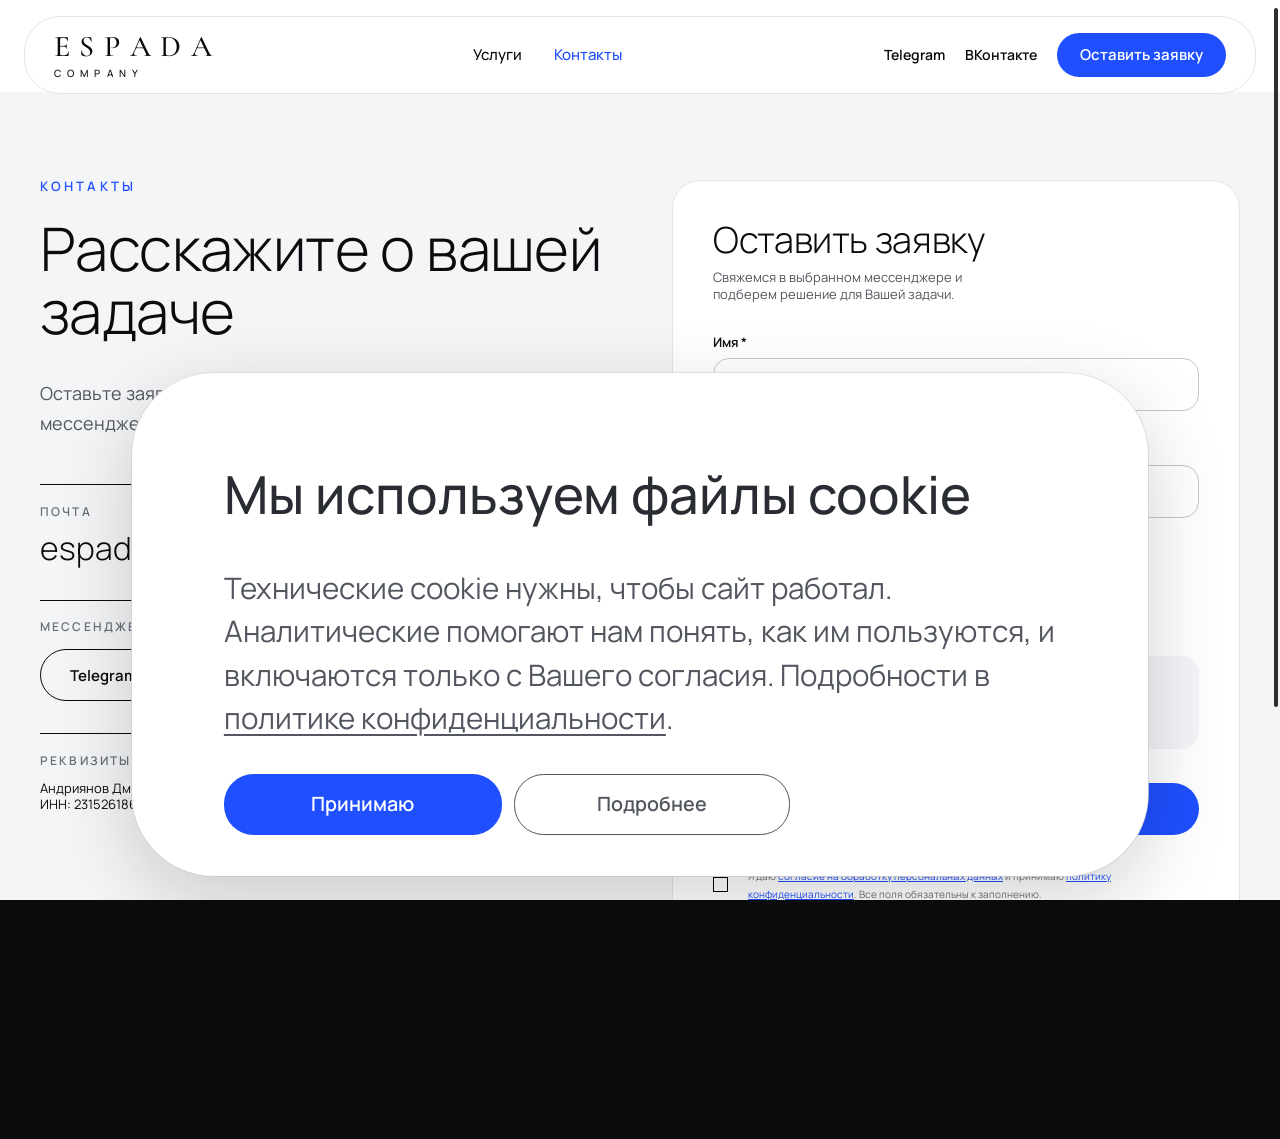
<file: contacts.html>
<!doctype html>
<html lang="ru">
  <head>
    <meta charset="UTF-8" />
    <meta name="viewport" content="width=device-width, initial-scale=1" />
    <title>Контакты — Espada Company</title>
    <meta
      name="description"
      content="Свяжитесь с Espada Company: оставьте заявку или напишите в Telegram или ВКонтакте."
    />
    <link rel="icon" href="favicon.ico" sizes="any" />
    <link rel="icon" type="image/png" sizes="32x32" href="img/favicon-32.png" />
    <link
      rel="icon"
      type="image/png"
      sizes="192x192"
      href="img/favicon-192.png"
    />
    <link rel="apple-touch-icon" href="img/apple-touch-icon.png" />
    <link
      rel="preload"
      href="fonts/manrope-cyrillic-wght-normal.woff2"
      as="font"
      type="font/woff2"
      crossorigin
    />
    <link
      rel="preload"
      href="fonts/manrope-latin-wght-normal.woff2"
      as="font"
      type="font/woff2"
      crossorigin
    />
    <link
      rel="preload"
      href="fonts/cormorant-garamond-latin-500-normal.woff2"
      as="font"
      type="font/woff2"
      crossorigin
    />
    <script src="script.js" defer></script>
    <link rel="stylesheet" href="style.css" />
  </head>

  <body class="pg pg--contacts">
    <header class="header" id="top">
      <a class="logo" href="index.html" aria-label="Espada Company"
        ><span>ESPADA</span><small>COMPANY</small></a
      >
      <nav class="nav" id="nav" aria-label="Основная навигация">
        <a href="services.html">Услуги</a>
        <a href="contacts.html" class="is-active" aria-current="page"
          >Контакты</a
        >
      </nav>
      <div class="header__right">
        <a
          class="link-soft"
          href="https://t.me/Espada_agent"
          target="_blank"
          rel="noopener"
          >Telegram</a
        >
        <a
          class="link-soft"
          href=" https://vk.ru/espada_comp"
          target="_blank"
          rel="noopener"
          >ВКонтакте</a
        >
        <a class="btn btn--blue" href="index.html#request">Оставить заявку</a>
      </div>
      <button
        class="burger"
        id="burger"
        aria-label="Меню"
        aria-expanded="false"
        aria-controls="mobile-menu"
      >
        <i></i><i></i>
      </button>
      <div class="mobile-menu" id="mobile-menu" hidden>
        <a href="services.html">Услуги</a>
        <a href="contacts.html">Контакты</a>
        <a href="https://t.me/Espada_agent" target="_blank" rel="noopener"
          >Telegram</a
        >
        <a href=" https://vk.ru/espada_comp" target="_blank" rel="noopener"
          >ВКонтакте</a
        >
        <a href="index.html#request">Оставить заявку</a>
      </div>
    </header>

    <main class="contacts">
      <div class="contacts__in">
        <div class="contacts__info">
          <p class="eyebrow">КОНТАКТЫ</p>
          <h1>Расскажите о вашей задаче</h1>
          <p class="contacts__lead">
            Оставьте заявку или напишите нам напрямую в мессенджер — ответим и
            предложим решение.
          </p>
          <dl class="reqs">
            <div>
              <dt>ПОЧТА</dt>
              <dd class="reqs__mail">
                <a href="mailto:espadacompany@yandex.ru"
                  >espadacompany@yandex.ru</a
                >
              </dd>
            </div>
            <div>
              <dt>МЕССЕНДЖЕРЫ</dt>
              <dd class="reqs__btns">
                <a
                  class="btn btn--outline"
                  href="https://t.me/Espada_agent"
                  target="_blank"
                  rel="noopener"
                  >Telegram</a
                >
                <a
                  class="btn btn--outline"
                  href=" https://vk.ru/espada_comp"
                  target="_blank"
                  rel="noopener"
                  >ВКонтакте</a
                >
              </dd>
            </div>
            <div>
              <dt>РЕКВИЗИТЫ</dt>
              <dd class="reqs__legal">
                <span>Андриянов Дмитрий Станиславович</span
                ><span>ИНН: 231526186570</span>
              </dd>
            </div>
          </dl>
        </div>
        <form
          class="form contact-card"
          data-form
          data-success="thanks.html"
          novalidate
        >
          <div class="contact-card__top">
            <h2>Оставить заявку</h2>
            <p>
              Свяжемся в выбранном мессенджере и подберем решение для Вашей
              задачи.
            </p>
          </div>
          <label class="field"
            ><span>Имя *</span
            ><input
              name="name"
              type="text"
              placeholder="Как к вам обращаться"
              required
              autocomplete="name"
          /></label>
          <label class="field"
            ><span>Номер телефона *</span
            ><span class="phone"
              ><b>+7</b
              ><input
                name="phone"
                type="tel"
                placeholder="918 111 11 11"
                required
                autocomplete="tel"
                inputmode="tel"
                data-phone /></span
          ></label>
          <fieldset class="radios">
            <legend>Удобный мессенджер *</legend>
            <label
              ><input
                type="radio"
                name="messenger"
                value="Telegram"
                checked
              /><span>Telegram</span></label
            >
            <label
              ><input type="radio" name="messenger" value="ВКонтакте" /><span
                >ВКонтакте</span
              ></label
            >
          </fieldset>
          <textarea
            class="comment"
            name="comment"
            rows="3"
            maxlength="500"
            placeholder="Оставьте комментарий к заявке"
            aria-label="Комментарий к заявке"
          ></textarea>

          <button class="btn btn--blue btn--block" type="submit">
            Отправить заявку
          </button>
          <label class="consent"
            ><input type="checkbox" name="consent" required /><span
              >Я даю
              <a href="privacy.html#soglasie"
                >согласие на обработку персональных данных</a
              >
              и принимаю <a href="privacy.html">политику конфиденциальности</a>.
              Все поля обязательны к заполнению.</span
            ></label
          >
          <p class="form__status" role="status" aria-live="polite"></p>
        </form>
      </div>
    </main>

    <footer class="footer footer--mini">
      <div class="footer__strip">
        <span>© Espada Company, <span id="year">2026</span></span>
        <a href="privacy.html">Политика конфиденциальности</a>
      </div>
    </footer>
  </body>
</html>
</file>
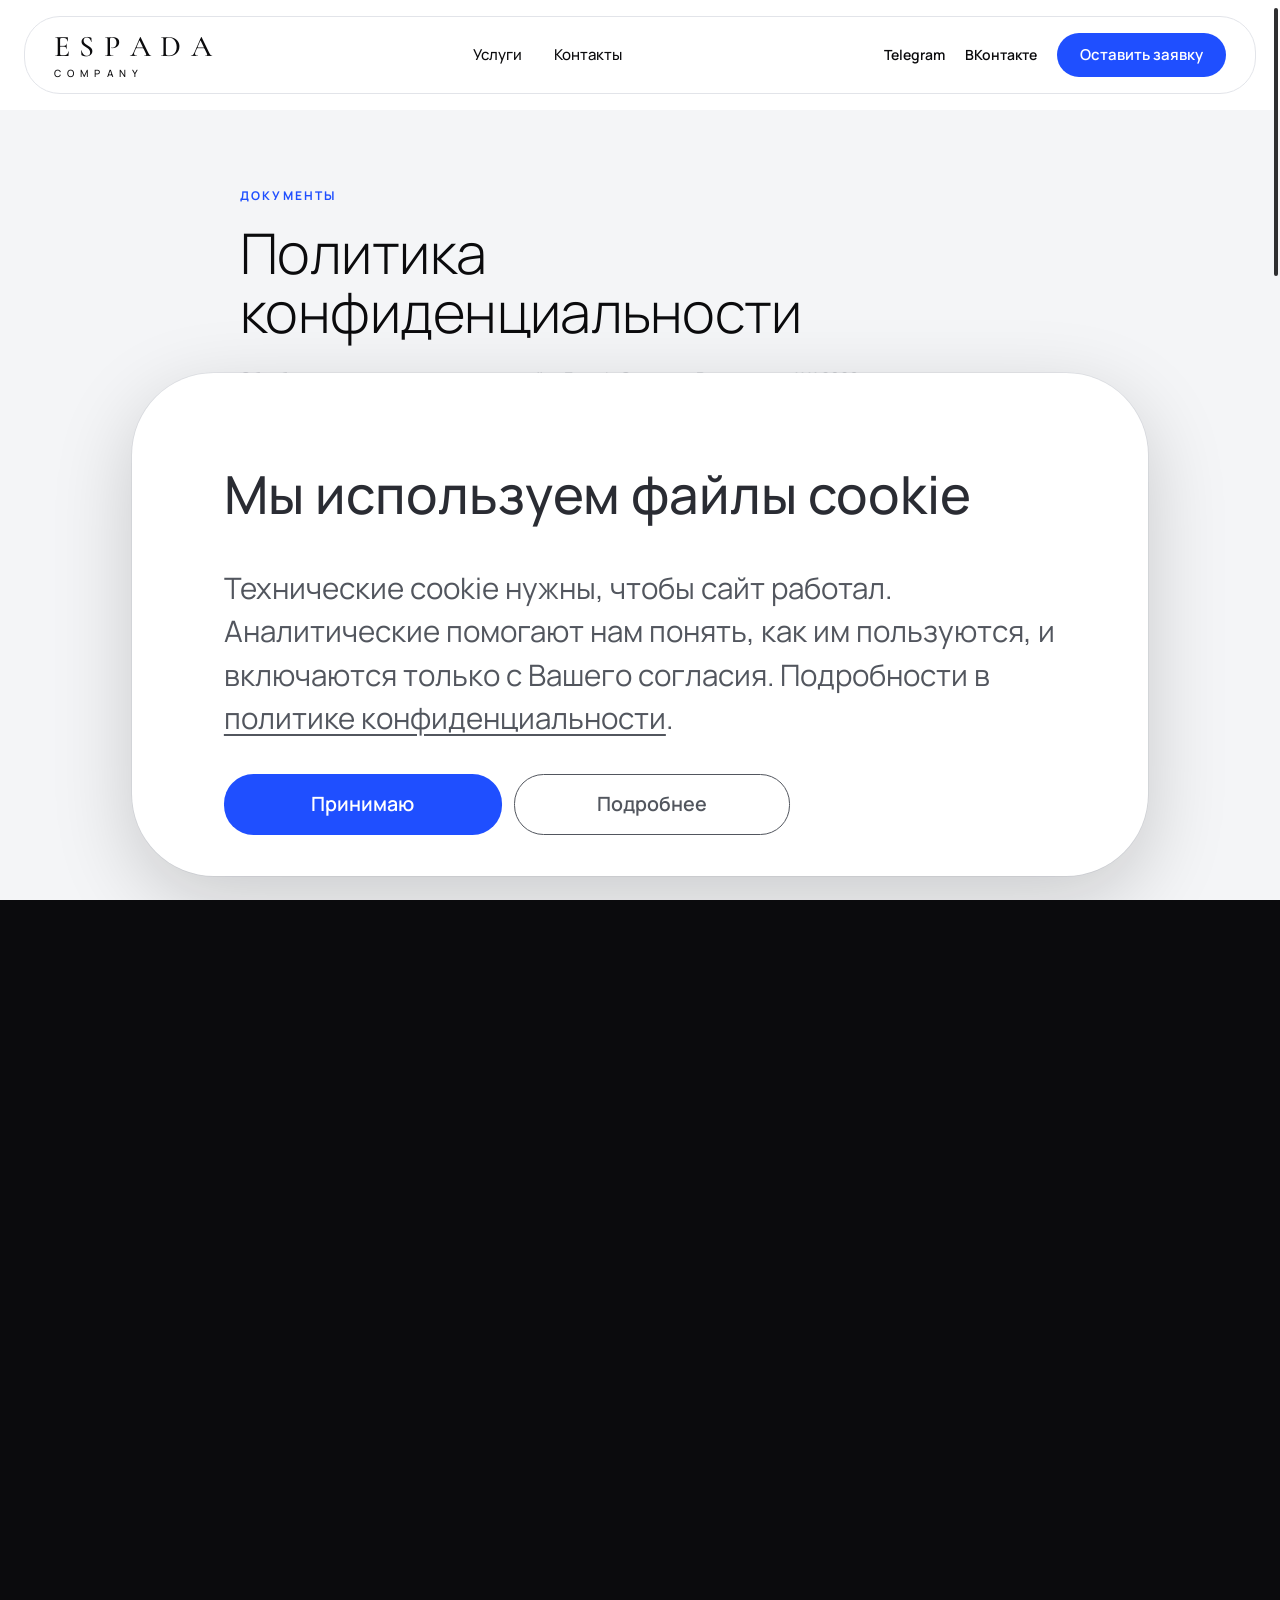
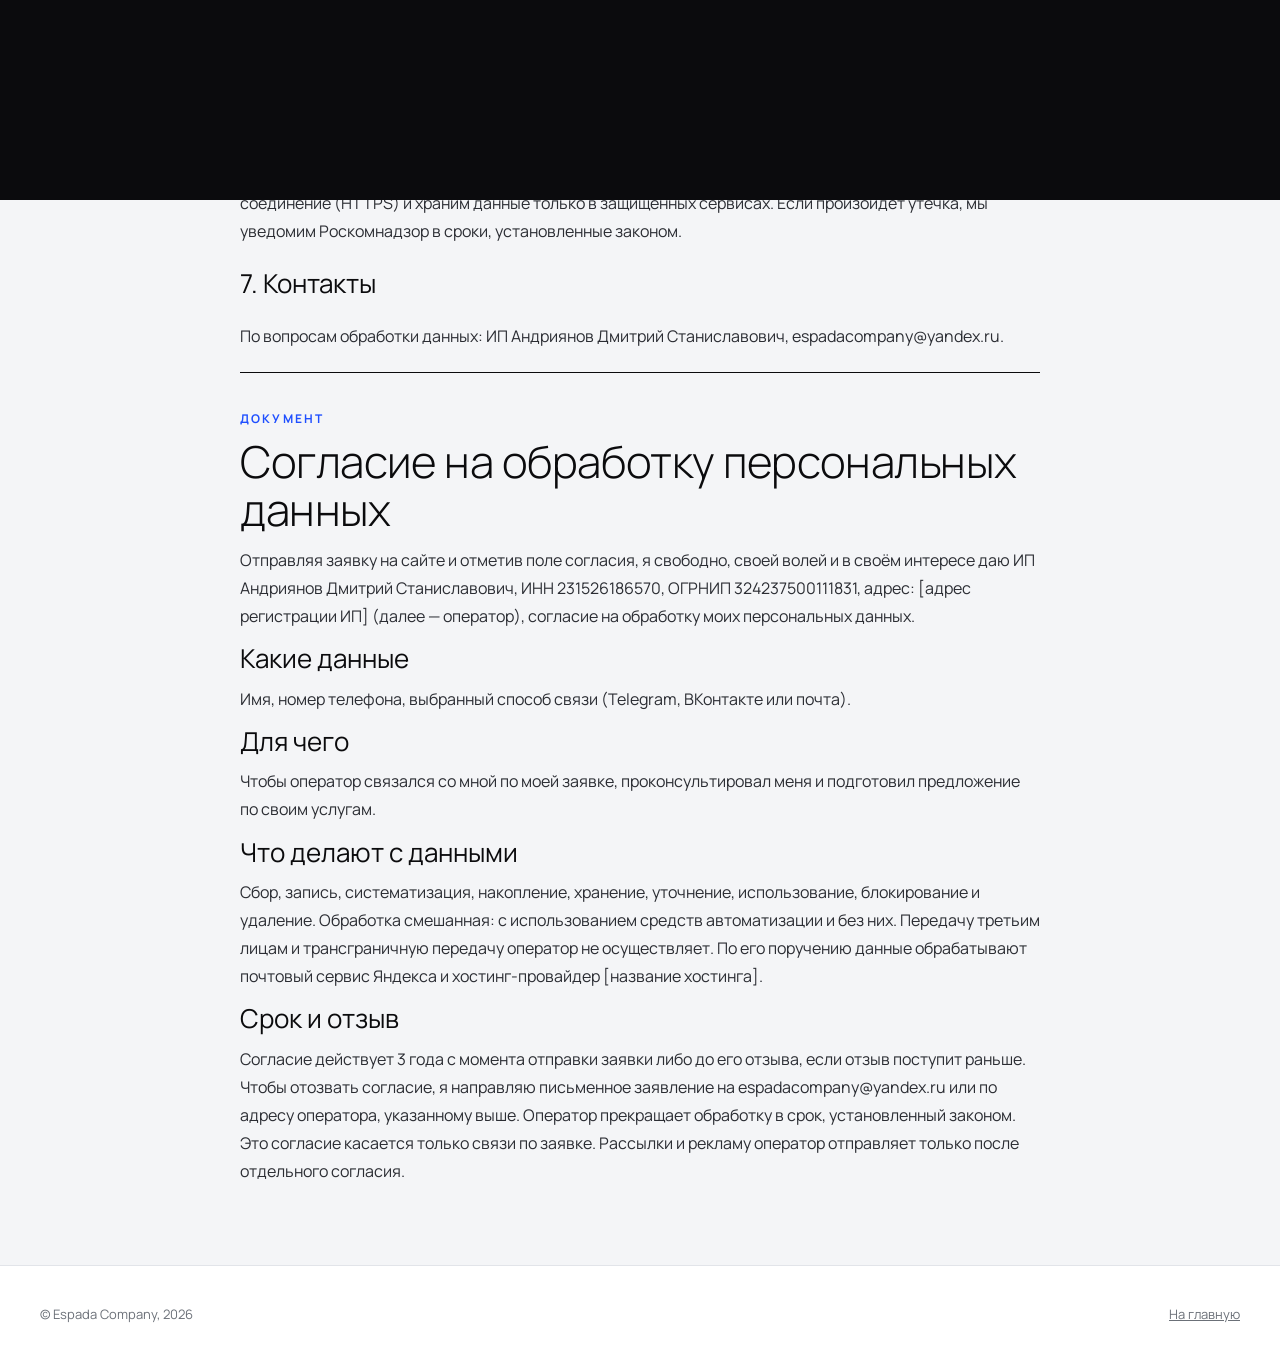
<file: privacy.html>
<!doctype html>
<html lang="ru">
  <head>
    <meta charset="UTF-8" />
    <meta name="viewport" content="width=device-width, initial-scale=1" />
    <title>Политика конфиденциальности — Espada Company</title>
    <meta
      name="description"
      content="Политика обработки персональных данных на сайте Espada Company и согласие на обработку."
    />
    <link rel="icon" href="favicon.ico" sizes="any" />
    <link rel="icon" type="image/png" sizes="32x32" href="img/favicon-32.png" />
    <link
      rel="icon"
      type="image/png"
      sizes="192x192"
      href="img/favicon-192.png"
    />
    <link rel="apple-touch-icon" href="img/apple-touch-icon.png" />
    <link
      rel="preload"
      href="fonts/manrope-cyrillic-wght-normal.woff2"
      as="font"
      type="font/woff2"
      crossorigin
    />
    <link
      rel="preload"
      href="fonts/manrope-latin-wght-normal.woff2"
      as="font"
      type="font/woff2"
      crossorigin
    />
    <link
      rel="preload"
      href="fonts/cormorant-garamond-latin-500-normal.woff2"
      as="font"
      type="font/woff2"
      crossorigin
    />
    <script src="script.js" defer></script>
    <link rel="stylesheet" href="style.css" />
  </head>

  <body class="pg pg--privacy">
    <header class="header" id="top">
      <a class="logo" href="index.html" aria-label="Espada Company"
        ><span>ESPADA</span><small>COMPANY</small></a
      >
      <nav class="nav" id="nav" aria-label="Основная навигация">
        <a href="services.html">Услуги</a>
        <a href="contacts.html">Контакты</a>
      </nav>
      <div class="header__right">
        <a
          class="link-soft"
          href="https://t.me/Espada_agent"
          target="_blank"
          rel="noopener"
          >Telegram</a
        >
        <a
          class="link-soft"
          href=" https://vk.ru/espada_comp"
          target="_blank"
          rel="noopener"
          >ВКонтакте</a
        >
        <a class="btn btn--blue" href="index.html#request">Оставить заявку</a>
      </div>
      <button
        class="burger"
        id="burger"
        aria-label="Меню"
        aria-expanded="false"
        aria-controls="mobile-menu"
      >
        <i></i><i></i>
      </button>
      <div class="mobile-menu" id="mobile-menu" hidden>
        <a href="services.html">Услуги</a>
        <a href="contacts.html">Контакты</a>
        <a href="https://t.me/Espada_agent" target="_blank" rel="noopener"
          >Telegram</a
        >
        <a href="https://vk.ru/espada_comp" target="_blank" rel="noopener"
          >ВКонтакте</a
        >
        <a href="index.html#request">Оставить заявку</a>
      </div>
    </header>

    <main class="doc">
      <p class="doc__tag">ДОКУМЕНТЫ</p>
      <h1>Политика конфиденциальности</h1>
      <p class="doc__lead">
        Обработка персональных данных на сайте Espada Company. Редакция от
        11.11.2026.
      </p>

      <h2>1. Общие положения</h2>
      <p>
        Эта политика объясняет, какие персональные данные мы собираем на сайте,
        зачем и как их защищаем. Оператор: ИП Андриянов Дмитрий Станиславович,
        ИНН 231526186570, ОГРНИП 324237500111831, адрес: [адрес регистрации ИП].
        Политика составлена в соответствии с Федеральным законом от 27.07.2006 №
        152-ФЗ «О персональных данных».
      </p>

      <h2>2. Какие данные мы собираем</h2>
      <p>
        Через формы заявок на сайте мы получаем только те данные, которые вы
        вводите сами:
      </p>
      <ul>
        <li>имя;</li>
        <li>номер телефона;</li>
        <li>выбранный способ связи (Telegram, ВКонтакте или почта).</li>
      </ul>
      <p>
        Если вы выбрали Telegram или ВКонтакте, мы используем ваш номер телефона
        или имя пользователя, чтобы написать вам в этом мессенджере.
      </p>
      <p>
        Сайт использует только технические файлы cookie, без которых он не
        работает. Сервисы аналитики и рекламные счётчики сейчас не подключены.
        Если это изменится, мы обновим политику и спросим ваше согласие.
      </p>

      <h2>3. Цели обработки</h2>
      <ul>
        <li>
          связаться с вами по вашей заявке и проконсультировать по услугам;
        </li>
        <li>подготовить и согласовать предложение;</li>
        <li>исполнить договор, если вы станете клиентом.</li>
      </ul>

      <h2>4. Основание, сроки и передача данных</h2>
      <p class="doc__gap">
        Данные из заявки мы обрабатываем на основании вашего согласия (п. 1 ч. 1
        ст. 6 152-ФЗ). Оно оформлено отдельным документом, и вы подтверждаете
        его отдельной отметкой в форме. Если вы станете клиентом, данные также
        обрабатываются для заключения и исполнения договора (п. 5 ч. 1 ст. 6).
        Заявки без заключения договора мы храним не дольше 3 лет с момента
        последнего контакта или до отзыва согласия. Данные клиентов хранятся в
        течение срока действия договора и столько, сколько закон требует хранить
        документы. Затем мы удаляем или обезличиваем их. Мы не продаём данные и
        не передаём их третьим лицам, кроме случаев, предусмотренных законом.
        Для работы мы привлекаем почтовый сервис Яндекса и хостинг-провайдера
        [название хостинга]: они обрабатывают данные по нашему поручению и
        только в нашем интересе. Базы данных граждан РФ мы записываем и храним
        на серверах на территории Российской Федерации. Трансграничной передачи
        данных мы не осуществляем.
      </p>

      <h2>5. Ваши права</h2>
      <p>
        Вы можете узнать, как мы обрабатываем ваши данные, потребовать уточнить,
        заблокировать или удалить их и отозвать согласие. Напишите на
        espadacompany@yandex.ru. Мы ответим в течение 10 рабочих дней. Отзыв
        согласия не влияет на законность обработки до его получения.
      </p>

      <h2>6. Защита данных</h2>
      <p>
        Мы применяем организационные и технические меры против неправомерного
        доступа, изменения, распространения и уничтожения данных: ограничиваем
        круг лиц с доступом, используем защищённое соединение (HTTPS) и храним
        данные только в защищённых сервисах. Если произойдёт утечка, мы уведомим
        Роскомнадзор в сроки, установленные законом.
      </p>

      <h2>7. Контакты</h2>
      <p>
        По вопросам обработки данных: ИП Андриянов Дмитрий Станиславович,
        espadacompany@yandex.ru.
      </p>

      <section class="doc__consent" id="soglasie">
        <p class="doc__tag">ДОКУМЕНТ</p>
        <h2 class="doc__h2">Согласие на обработку персональных данных</h2>
        <p>
          Отправляя заявку на сайте и отметив поле согласия, я свободно, своей
          волей и в своём интересе даю ИП Андриянов Дмитрий Станиславович, ИНН
          231526186570, ОГРНИП 324237500111831, адрес: [адрес регистрации ИП]
          (далее — оператор), согласие на обработку моих персональных данных.
        </p>
        <div class="doc__sub">
          <h3>Какие данные</h3>
          <p>
            Имя, номер телефона, выбранный способ связи (Telegram, ВКонтакте или
            почта).
          </p>
        </div>
        <div class="doc__sub">
          <h3>Для чего</h3>
          <p>
            Чтобы оператор связался со мной по моей заявке, проконсультировал
            меня и подготовил предложение по своим услугам.
          </p>
        </div>
        <div class="doc__sub">
          <h3>Что делают с данными</h3>
          <p>
            Сбор, запись, систематизация, накопление, хранение, уточнение,
            использование, блокирование и удаление. Обработка смешанная: с
            использованием средств автоматизации и без них. Передачу третьим
            лицам и трансграничную передачу оператор не осуществляет. По его
            поручению данные обрабатывают почтовый сервис Яндекса и
            хостинг-провайдер [название хостинга].
          </p>
        </div>
        <div class="doc__sub">
          <h3>Срок и отзыв</h3>
          <p>
            Согласие действует 3 года с момента отправки заявки либо до его
            отзыва, если отзыв поступит раньше. Чтобы отозвать согласие, я
            направляю письменное заявление на espadacompany@yandex.ru или по
            адресу оператора, указанному выше. Оператор прекращает обработку в
            срок, установленный законом. Это согласие касается только связи по
            заявке. Рассылки и рекламу оператор отправляет только после
            отдельного согласия.
          </p>
        </div>
      </section>
    </main>

    <footer class="footer footer--mini">
      <div class="footer__strip">
        <span>© Espada Company, <span id="year">2026</span></span>
        <a href="index.html">На главную</a>
      </div>
    </footer>
  </body>
</html>
</file>
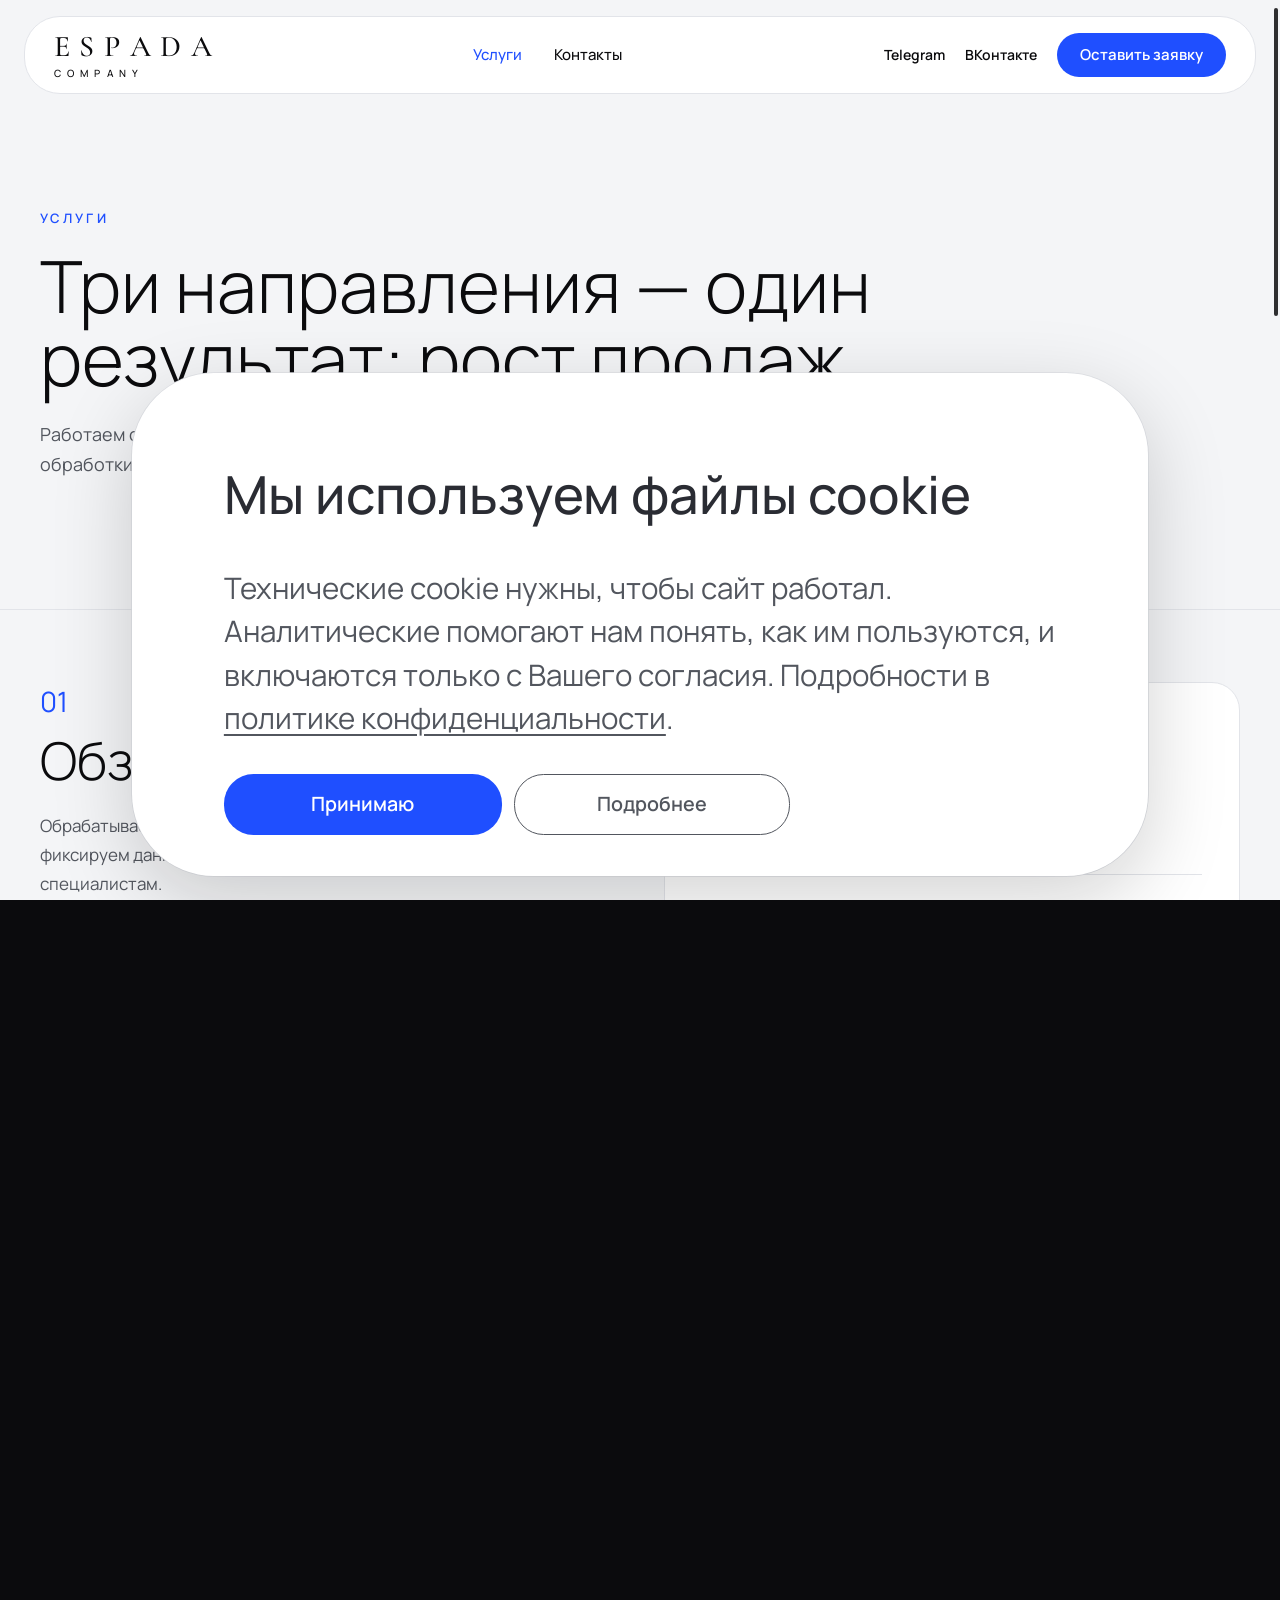
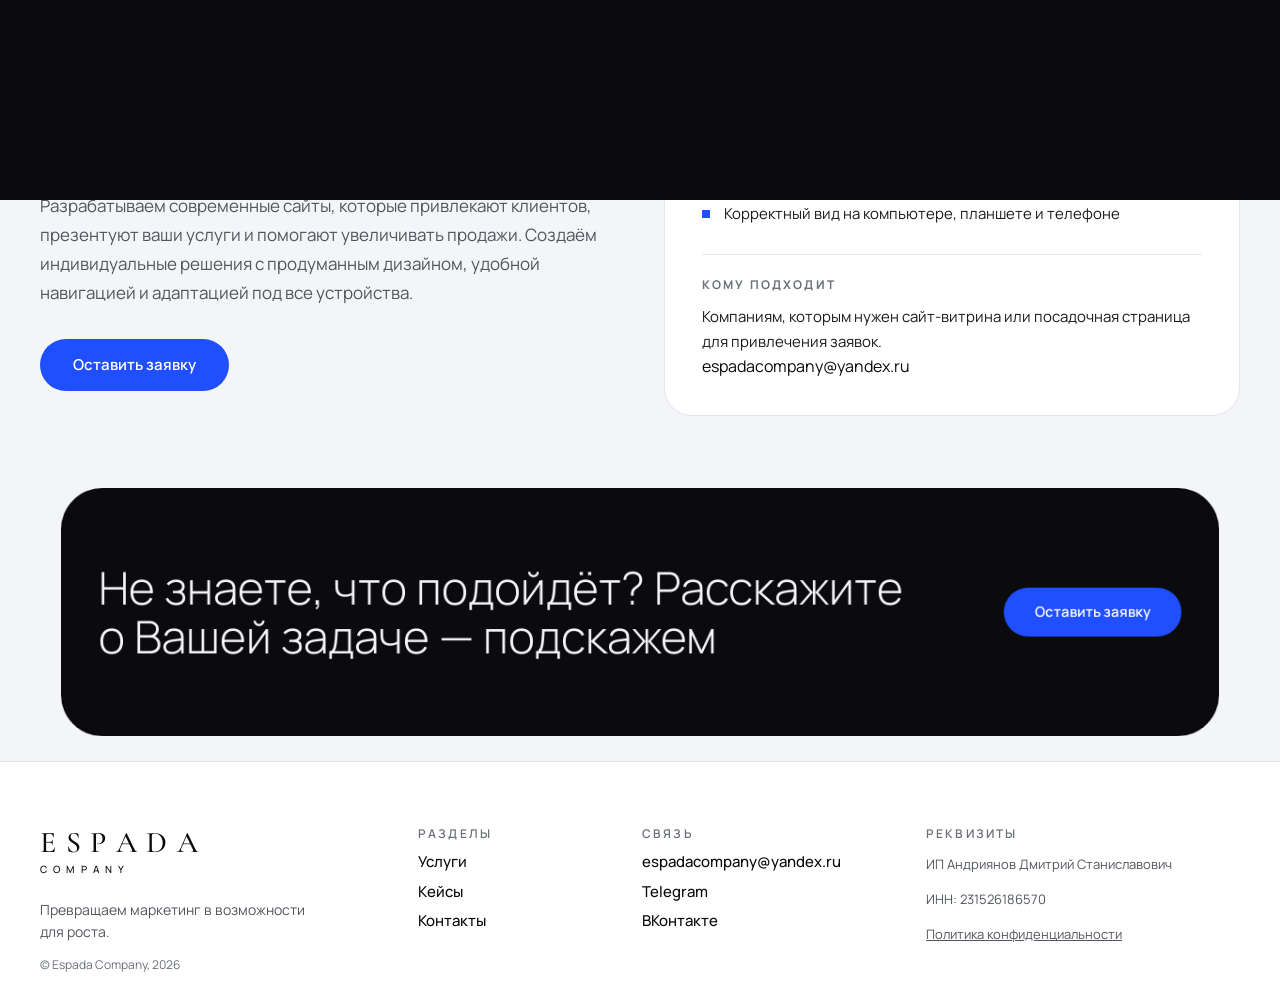
<file: services.html>
<!doctype html>
<html lang="ru">
  <head>
    <meta charset="UTF-8" />
    <meta name="viewport" content="width=device-width, initial-scale=1" />
    <title>Услуги — Espada Company</title>
    <meta
      name="description"
      content="Обзвон базы, лидогенерация и разработка сайтов: три направления — один результат, рост продаж."
    />
    <link rel="icon" href="favicon.ico" sizes="any" />
    <link rel="icon" type="image/png" sizes="32x32" href="img/favicon-32.png" />
    <link
      rel="icon"
      type="image/png"
      sizes="192x192"
      href="img/favicon-192.png"
    />
    <link rel="apple-touch-icon" href="img/apple-touch-icon.png" />
    <link
      rel="preload"
      href="fonts/manrope-cyrillic-wght-normal.woff2"
      as="font"
      type="font/woff2"
      crossorigin
    />
    <link
      rel="preload"
      href="fonts/manrope-latin-wght-normal.woff2"
      as="font"
      type="font/woff2"
      crossorigin
    />
    <link
      rel="preload"
      href="fonts/cormorant-garamond-latin-500-normal.woff2"
      as="font"
      type="font/woff2"
      crossorigin
    />
    <script src="script.js" defer></script>
    <link rel="stylesheet" href="style.css" />
  </head>

  <body>
    <header class="header" id="top">
      <a class="logo" href="index.html" aria-label="Espada Company"
        ><span>ESPADA</span><small>COMPANY</small></a
      >
      <nav class="nav" aria-label="Основная навигация">
        <a class="is-active" href="services.html" aria-current="page">Услуги</a>
        <a href="contacts.html">Контакты</a>
      </nav>
      <div class="header__right">
        <a
          class="link-soft"
          href="https://t.me/Espada_agent"
          target="_blank"
          rel="noopener"
          >Telegram</a
        >
        <a
          class="link-soft"
          href=" https://vk.ru/espada_comp"
          target="_blank"
          rel="noopener"
          >ВКонтакте</a
        >
        <a class="btn btn--blue" href="index.html#request">Оставить заявку</a>
      </div>
      <button
        class="burger"
        id="burger"
        aria-label="Меню"
        aria-expanded="false"
        aria-controls="mobile-menu"
      >
        <i></i><i></i>
      </button>
      <div class="mobile-menu" id="mobile-menu" hidden>
        <a href="services.html">Услуги</a>
        <a href="contacts.html">Контакты</a>
        <a href="https://t.me/Espada_agent" target="_blank" rel="noopener"
          >Telegram</a
        >
        <a href="https://vk.ru/espada_comp" target="_blank" rel="noopener"
          >ВКонтакте</a
        >
        <a href="index.html#request">Оставить заявку</a>
      </div>
    </header>

    <main>
      <section class="page-hero">
        <div class="container">
          <p class="eyebrow">УСЛУГИ</p>
          <h1>Три направления — один результат: рост продаж</h1>
          <p>
            Работаем с заявками на всём пути: от привлечения клиента до
            обработки обращения и сайта, который его удерживает.
          </p>
        </div>
      </section>

      <section class="svc" id="obzvon">
        <div class="container svc__in">
          <div class="svc__text">
            <b class="svc__num">01</b>
            <h2>Обзвон базы заказчика</h2>
            <p>
              Обрабатываем входящие звонки заказчика, консультируем клиентов,
              фиксируем данные в CRM и перенаправляем обращения профильным
              специалистам.
            </p>
            <a class="btn btn--blue" href="index.html#request"
              >Оставить заявку</a
            >
          </div>
          <aside class="svc__card">
            <h4>ПРЕИМУЩЕСТВА</h4>
            <ul>
              <li>Ни одно обращение не теряется</li>
              <li>Все данные фиксируются в CRM</li>
              <li>Клиент сразу попадает к профильному специалисту</li>
            </ul>
            <hr />
            <h4>КОМУ ПОДХОДИТ</h4>
            <p>
              Компаниям с большим потоком обращений и клиентской базой, которая
              требует регулярной работы.
            </p>
          </aside>
        </div>
      </section>

      <section class="svc svc--alt" id="lidogeneraciya">
        <div class="container svc__in">
          <div class="svc__text">
            <b class="svc__num">02</b>
            <h2>Лидогенерация</h2>
            <p>
              Разрабатываем эффективные стратегии привлечения клиентов,
              формируем стабильный поток целевых заявок и помогаем бизнесу
              увеличивать продажи. Находим потенциальных покупателей, повышаем
              конверсию и расширяем клиентскую базу, обеспечивая условия для
              устойчивого роста компании.
            </p>
            <a class="btn btn--blue" href="index.html#request"
              >Оставить заявку</a
            >
          </div>
          <aside class="svc__card">
            <h4>ПРЕИМУЩЕСТВА</h4>
            <ul>
              <li>Стабильный поток целевых заявок</li>
              <li>Стратегия под вашу аудиторию и нишу</li>
              <li>Рост конверсии и клиентской базы</li>
            </ul>
            <hr />
            <h4>КОМУ ПОДХОДИТ</h4>
            <p>
              Бизнесу, которому нужен постоянный приток новых клиентов:
              клиникам, застройщикам, B2B-компаниям, сервисам.
            </p>
          </aside>
        </div>
      </section>

      <section class="svc" id="sayty">
        <div class="container svc__in">
          <div class="svc__text">
            <b class="svc__num">03</b>
            <h2>Разработка сайтов</h2>
            <p>
              Разрабатываем современные сайты, которые привлекают клиентов,
              презентуют ваши услуги и помогают увеличивать продажи. Создаём
              индивидуальные решения с продуманным дизайном, удобной навигацией
              и адаптацией под все устройства.
            </p>
            <a class="btn btn--blue" href="index.html#request"
              >Оставить заявку</a
            >
          </div>
          <aside class="svc__card">
            <h4>ПРЕИМУЩЕСТВА</h4>
            <ul>
              <li>Индивидуальный дизайн без шаблонов</li>
              <li>Удобная навигация и понятные формы заявок</li>
              <li>Корректный вид на компьютере, планшете и телефоне</li>
            </ul>
            <hr />
            <h4>КОМУ ПОДХОДИТ</h4>
            <p>
              Компаниям, которым нужен сайт-витрина или посадочная страница для
              привлечения заявок.
            </p>
            espadacompany@yandex.ru
          </aside>
        </div>
      </section>

      <section class="dark cta-bar">
        <div class="container cta-bar__in">
          <h2 class="h2">
            Не знаете, что подойдёт? Расскажите о Вашей задаче — подскажем
          </h2>
          <a class="btn btn--blue" href="index.html#request">Оставить заявку</a>
        </div>
      </section>
    </main>

    <footer class="footer" id="contacts">
      <div class="container footer__in">
        <div class="footer__brand">
          <a class="logo" href="index.html"
            ><span>ESPADA</span><small>COMPANY</small></a
          >
          <p>Превращаем маркетинг в возможности для роста.</p>
        </div>
        <div>
          <h4>РАЗДЕЛЫ</h4>
          <a href="services.html">Услуги</a><a href="#">Кейсы</a
          ><a href="contacts.html">Контакты</a>
        </div>
        <div>
          <h4>СВЯЗЬ</h4>
          <a href="mailto:email@example.com">espadacompany@yandex.ru</a
          ><a href="https://t.me/Espada_agent" target="_blank" rel="noopener"
            >Telegram</a
          ><a href="https://vk.ru/espada_comp" target="_blank" rel="noopener"
            >ВКонтакте</a
          >
        </div>
        <div>
          <h4>РЕКВИЗИТЫ</h4>
          <span>ИП Андриянов Дмитрий Станиславович</span
          ><span>ИНН: 231526186570</span
          ><a href="privacy.html">Политика конфиденциальности</a>
        </div>
      </div>
      <p class="footer__copy container">
        © Espada Company, <span id="year">2026</span>
      </p>
    </footer>
  </body>
</html>
</file>
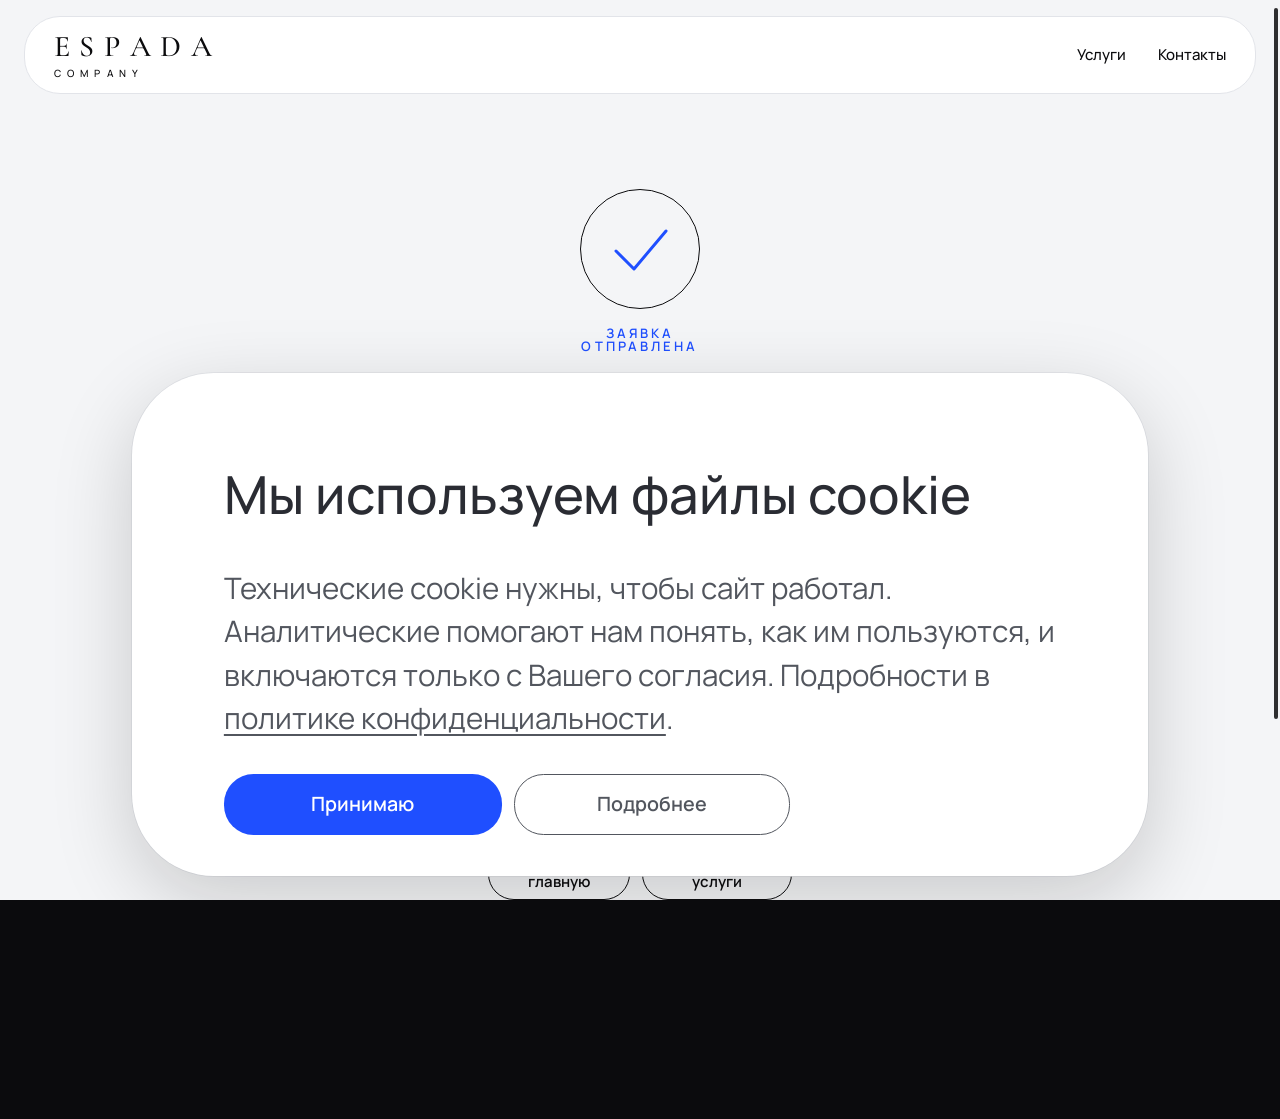
<file: thanks.html>
<!doctype html>
<html lang="ru">
  <head>
    <meta charset="UTF-8" />
    <meta name="viewport" content="width=device-width, initial-scale=1" />
    <title>Заявка отправлена — Espada Company</title>
    <meta
      name="description"
      content="Спасибо! Мы уже работаем над вашей заявкой."
    />
    <link rel="icon" href="favicon.ico" sizes="any" />
    <link rel="icon" type="image/png" sizes="32x32" href="img/favicon-32.png" />
    <link
      rel="icon"
      type="image/png"
      sizes="192x192"
      href="img/favicon-192.png"
    />
    <link rel="apple-touch-icon" href="img/apple-touch-icon.png" />
    <link
      rel="preload"
      href="fonts/manrope-cyrillic-wght-normal.woff2"
      as="font"
      type="font/woff2"
      crossorigin
    />
    <link
      rel="preload"
      href="fonts/manrope-latin-wght-normal.woff2"
      as="font"
      type="font/woff2"
      crossorigin
    />
    <link
      rel="preload"
      href="fonts/cormorant-garamond-latin-500-normal.woff2"
      as="font"
      type="font/woff2"
      crossorigin
    />
    <script src="script.js" defer></script>
    <link rel="stylesheet" href="style.css" />
  </head>

  <body class="pg pg--thanks">
    <header class="header" id="top">
      <a class="logo" href="index.html" aria-label="Espada Company"
        ><span>ESPADA</span><small>COMPANY</small></a
      >
      <nav class="nav" id="nav" aria-label="Основная навигация">
        <a href="services.html">Услуги</a>
        <a href="contacts.html">Контакты</a>
      </nav>
      <button
        class="burger"
        id="burger"
        aria-label="Меню"
        aria-expanded="false"
        aria-controls="mobile-menu"
      >
        <i></i><i></i>
      </button>
      <div class="mobile-menu" id="mobile-menu" hidden>
        <a href="services.html">Услуги</a>
        <a href="contacts.html">Контакты</a>
      </div>
    </header>

    <main class="thanks">
      <div class="thanks__win">
        <svg
          class="thanks__icon"
          width="120"
          height="120"
          viewBox="0 0 120 120"
          fill="none"
          aria-hidden="true"
        >
          <circle cx="60" cy="60" r="59.5" stroke="#0b0b0d" />
          <path
            d="M36 62 L54 80 L86 42"
            stroke="#1f4fff"
            stroke-width="3"
            stroke-linecap="round"
            stroke-linejoin="round"
          />
        </svg>
        <p class="thanks__tag">ЗАЯВКА ОТПРАВЛЕНА</p>
        <h1>Спасибо! Мы уже работаем над вашей заявкой</h1>
        <p class="thanks__lead">
          Свяжемся с вами в выбранном мессенджере в ближайшее время. Если вопрос
          срочный, напишите нам сами.
        </p>
        <div class="thanks__msg">
          <a
            class="btn btn--blue"
            href="https://t.me/Espada_agent"
            target="_blank"
            rel="noopener"
            ><span>Написать в Telegram</span></a
          >
          <a
            class="btn btn--blue"
            href=" https://vk.ru/espada_comp"
            target="_blank"
            rel="noopener"
            ><span>Написать в ВКонтакте</span></a
          >
        </div>
        <div class="thanks__nav">
          <a class="btn btn--outline" href="index.html"
            ><span>На главную</span></a
          >
          <a class="btn btn--outline" href="services.html"
            ><span>Наши услуги</span></a
          >
        </div>
      </div>
    </main>

    <footer class="footer footer--mini">
      <div class="footer__strip">
        <span>© Espada Company, <span id="year">2026</span></span>
        <a href="privacy.html">Политика конфиденциальности</a>
      </div>
    </footer>
  </body>
</html>
</file>
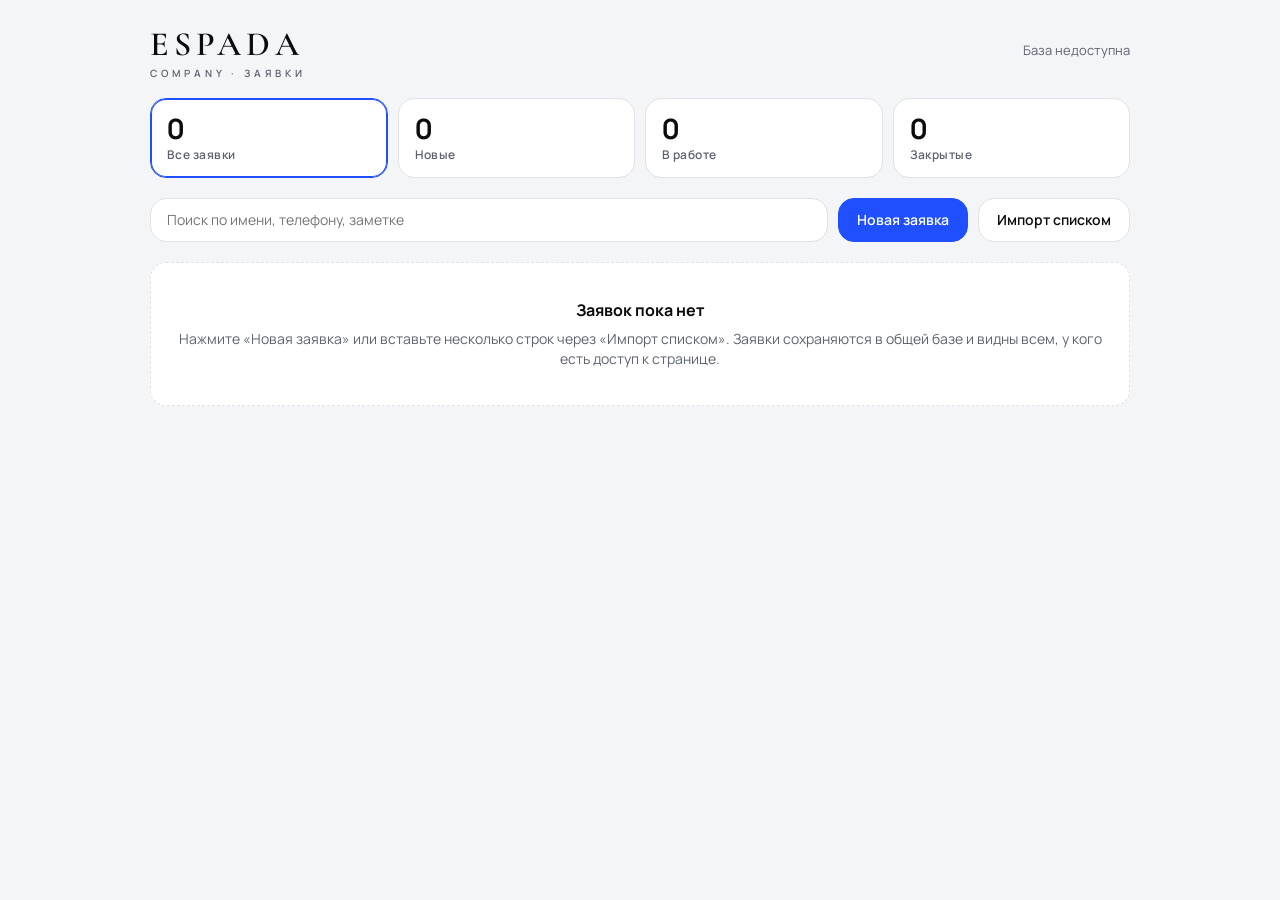
<file: admin/Espada CRM.html>
<!doctype html>
<html>
  <head>
    <meta charset="utf8" />
    <meta
      name="viewport"
      content="width=device-width,initial-scale=1,viewport-fit=cover"
    />
    <style>
      :root {
        color-scheme: light;
        box-sizing: border-box;
        padding-top: env(safe-area-inset-top, 0px);
        padding-bottom: env(safe-area-inset-bottom, 0px);
      }
      html {
        scroll-padding-top: env(safe-area-inset-top, 0px);
      }
      body {
        margin: 0;
        padding: 0;
        font:
          14px -apple-system,
          BlinkMacSystemFont,
          sans-serif;
        background: #fff;
        color: #000;
      }
      img {
        max-width: 100%;
      }
      [hidden]:not([hidden="until-found" i]) {
        display: none !important;
      }
    </style>
  </head>
  <body>
    <title>Espada CRM</title>
    <meta name="claude:viewport-fit-sides" content="cover" />
    <link
      rel="stylesheet"
      href="https://fonts.googleapis.com/css2?family=Cormorant+Garamond:wght@500;600&family=Manrope:wght@400;500;600;700&display=swap"
    />
    <style>
      :root {
        --bg: #f4f5f7;
        --surface: #ffffff;
        --ink: #0b0b0d;
        --muted: #5d6370;
        --line: #dfe2e8;
        --blue: #1f4fff;
        --blue-ink: #ffffff;
        --blue-soft: #e6ecff;
        --new: #1f4fff;
        --new-bg: #e6ecff;
        --work: #a15c00;
        --work-bg: #fff0d6;
        --done: #13795b;
        --done-bg: #dcf4ea;
        --bad: #b3261e;
        --display: "Cormorant Garamond", Georgia, serif;
        --body: "Manrope", system-ui, sans-serif;
      }
      @media (prefers-color-scheme: dark) {
        :root:not([data-theme="light"]) {
          --bg: #0d0e12;
          --surface: #16181e;
          --ink: #f4f5f7;
          --muted: #9aa1b0;
          --line: #272a33;
          --blue: #6b8bff;
          --blue-ink: #0b0b0d;
          --blue-soft: #1e2748;
          --new: #8aa3ff;
          --new-bg: #1e2748;
          --work: #f0b45a;
          --work-bg: #3a2c12;
          --done: #5fd1a6;
          --done-bg: #12332a;
          --bad: #ff8a80;
          color-scheme: dark;
        }
      }
      :root[data-theme="dark"] {
        --bg: #0d0e12;
        --surface: #16181e;
        --ink: #f4f5f7;
        --muted: #9aa1b0;
        --line: #272a33;
        --blue: #6b8bff;
        --blue-ink: #0b0b0d;
        --blue-soft: #1e2748;
        --new: #8aa3ff;
        --new-bg: #1e2748;
        --work: #f0b45a;
        --work-bg: #3a2c12;
        --done: #5fd1a6;
        --done-bg: #12332a;
        --bad: #ff8a80;
        color-scheme: dark;
      }
      * {
        box-sizing: border-box;
      }
      body {
        background: var(--bg);
        color: var(--ink);
        font-family: var(--body);
        font-size: 14px;
        line-height: 1.45;
        padding-left: max(16px, env(safe-area-inset-left, 0px));
        padding-right: max(16px, env(safe-area-inset-right, 0px));
        padding-block: 28px 56px;
      }
      .wrap {
        max-width: 980px;
        margin: 0 auto;
        display: flex;
        flex-direction: column;
        gap: 20px;
      }
      button,
      input,
      select,
      textarea {
        font: inherit;
        color: inherit;
      }
      :focus-visible {
        outline: 2px solid var(--blue);
        outline-offset: 2px;
      }
      header {
        display: flex;
        align-items: baseline;
        justify-content: space-between;
        gap: 12px;
        flex-wrap: wrap;
      }
      .brand {
        font-family: var(--display);
        font-size: 34px;
        font-weight: 600;
        letter-spacing: 0.14em;
        line-height: 1;
      }
      .brand small {
        display: block;
        font-family: var(--body);
        font-size: 10px;
        letter-spacing: 0.38em;
        color: var(--muted);
        margin-top: 6px;
        font-weight: 600;
      }
      .sub {
        color: var(--muted);
        font-size: 13px;
      }
      .tiles {
        display: grid;
        grid-template-columns: repeat(4, 1fr);
        gap: 10px;
      }
      .tile {
        background: var(--surface);
        border: 1px solid var(--line);
        border-radius: 16px;
        padding: 14px 16px;
        text-align: left;
        cursor: pointer;
        display: flex;
        flex-direction: column;
        gap: 2px;
      }
      .tile b {
        font-size: 28px;
        font-weight: 700;
        font-variant-numeric: tabular-nums;
        line-height: 1.1;
      }
      .tile span {
        font-size: 12px;
        color: var(--muted);
        font-weight: 600;
        letter-spacing: 0.04em;
      }
      .tile[aria-pressed="true"] {
        border-color: var(--blue);
        box-shadow: inset 0 0 0 1px var(--blue);
      }
      .bar {
        display: flex;
        gap: 10px;
        flex-wrap: wrap;
      }
      .bar input[type="search"] {
        flex: 1 1 220px;
        min-width: 0;
        background: var(--surface);
        border: 1px solid var(--line);
        border-radius: 16px;
        padding: 11px 16px;
      }
      .btn {
        border: 1px solid var(--line);
        background: var(--surface);
        border-radius: 16px;
        padding: 11px 18px;
        font-weight: 600;
        cursor: pointer;
      }
      .btn.primary {
        background: var(--blue);
        border-color: var(--blue);
        color: var(--blue-ink);
      }
      .btn.danger {
        color: var(--bad);
      }
      .btn.small {
        padding: 6px 12px;
        border-radius: 12px;
        font-size: 12px;
      }
      .panel {
        background: var(--surface);
        border: 1px solid var(--line);
        border-radius: 16px;
        padding: 18px;
        display: flex;
        flex-direction: column;
        gap: 14px;
      }
      .panel h2 {
        font-size: 15px;
        margin: 0;
      }
      .grid {
        display: grid;
        grid-template-columns: repeat(auto-fit, minmax(180px, 1fr));
        gap: 12px;
      }
      label {
        display: flex;
        flex-direction: column;
        gap: 5px;
        font-size: 12px;
        color: var(--muted);
        font-weight: 600;
        min-width: 0;
      }
      label input,
      label select,
      label textarea {
        background: var(--bg);
        border: 1px solid var(--line);
        border-radius: 12px;
        padding: 10px 12px;
        color: var(--ink);
        font-weight: 500;
        font-size: 14px;
        width: 100%;
      }
      textarea {
        resize: vertical;
        min-height: 84px;
      }
      .row-actions {
        display: flex;
        gap: 10px;
        flex-wrap: wrap;
        align-items: center;
      }
      .msg {
        font-size: 12px;
        color: var(--muted);
      }
      .list {
        display: flex;
        flex-direction: column;
        gap: 8px;
      }
      .lead {
        background: var(--surface);
        border: 1px solid var(--line);
        border-radius: 16px;
        overflow: hidden;
      }
      .head {
        display: grid;
        grid-template-columns: minmax(0, 1.3fr) minmax(0, 1.1fr) auto auto auto;
        gap: 12px;
        align-items: center;
        padding: 12px 16px;
        width: 100%;
        background: none;
        border: 0;
        text-align: left;
        cursor: pointer;
      }
      .nm {
        font-weight: 700;
        overflow-wrap: anywhere;
      }
      .ph {
        font-variant-numeric: tabular-nums;
        color: var(--muted);
      }
      .chip {
        font-size: 11px;
        font-weight: 700;
        letter-spacing: 0.04em;
        border-radius: 999px;
        padding: 3px 10px;
        white-space: nowrap;
      }
      .chip.m {
        background: var(--bg);
        border: 1px solid var(--line);
        color: var(--muted);
      }
      .chip.s-new {
        background: var(--new-bg);
        color: var(--new);
      }
      .chip.s-work {
        background: var(--work-bg);
        color: var(--work);
      }
      .chip.s-done {
        background: var(--done-bg);
        color: var(--done);
      }
      .dt {
        font-size: 12px;
        color: var(--muted);
        white-space: nowrap;
        font-variant-numeric: tabular-nums;
      }
      .more {
        border-top: 1px solid var(--line);
        padding: 16px;
        display: flex;
        flex-direction: column;
        gap: 14px;
      }
      .seg {
        display: flex;
        gap: 6px;
        flex-wrap: wrap;
      }
      .seg button {
        border: 1px solid var(--line);
        background: var(--bg);
        border-radius: 12px;
        padding: 7px 14px;
        font-weight: 600;
        cursor: pointer;
        font-size: 13px;
      }
      .seg button[aria-pressed="true"] {
        background: var(--blue);
        border-color: var(--blue);
        color: var(--blue-ink);
      }
      .empty {
        background: var(--surface);
        border: 1px dashed var(--line);
        border-radius: 16px;
        padding: 36px 20px;
        text-align: center;
        color: var(--muted);
      }
      .empty b {
        display: block;
        color: var(--ink);
        font-size: 16px;
        margin-bottom: 6px;
      }
      .hint {
        font-size: 12px;
        color: var(--muted);
      }
      @media (max-width: 640px) {
        .tiles {
          grid-template-columns: repeat(2, 1fr);
        }
        .head {
          grid-template-columns: 1fr auto;
          row-gap: 4px;
        }
        .head .ph {
          grid-column: 1;
        }
        .head .dt {
          grid-column: 1;
        }
        .head .chip.m {
          grid-column: 2;
          grid-row: 1;
          justify-self: end;
        }
        .head .chip.s {
          grid-column: 2;
          grid-row: 2;
          justify-self: end;
        }
      }
      @media (prefers-reduced-motion: no-preference) {
        .lead {
          transition: border-color 0.15s;
        }
        .lead:hover {
          border-color: var(--blue);
        }
      }
    </style>

    <div class="wrap">
      <header>
        <div class="brand">ESPADA<small>COMPANY · ЗАЯВКИ</small></div>
        <div class="sub" id="sync">Загрузка…</div>
      </header>

      <div class="tiles" id="tiles"></div>

      <div class="bar">
        <input
          type="search"
          id="q"
          placeholder="Поиск по имени, телефону, заметке"
          aria-label="Поиск"
        />
        <button class="btn primary" id="addBtn" type="button">
          Новая заявка
        </button>
        <button class="btn" id="impBtn" type="button">Импорт списком</button>
      </div>

      <form class="panel" id="addForm" hidden>
        <h2>Новая заявка</h2>
        <div class="grid">
          <label>Имя<input id="fName" required autocomplete="off" /></label>
          <label
            >Телефон<input
              id="fPhone"
              inputmode="tel"
              placeholder="+7 918 111 11 11"
              required
              autocomplete="off"
          /></label>
          <label
            >Связь<select id="fMsg">
              <option>Telegram</option>
              <option>ВКонтакте</option>
            </select></label
          >
        </div>
        <label
          >Заметка<textarea
            id="fNote"
            placeholder="Что хочет клиент, бюджет, ниша"
          ></textarea>
        </label>
        <div class="row-actions">
          <button class="btn primary" type="submit">Сохранить</button
          ><button class="btn" type="button" id="addCancel">Отмена</button
          ><span class="msg" id="addMsg"></span>
        </div>
      </form>

      <form class="panel" id="impForm" hidden>
        <h2>Импорт списком</h2>
        <p class="hint" style="margin: 0">
          Одна заявка на строку: имя, телефон, Telegram или ВКонтакте.
          Разделитель — запятая, точка с запятой или табуляция. Так можно
          перенести заявки из писем и сообщений.
        </p>
        <label
          >Строки<textarea
            id="impText"
            placeholder="Анна; +7 918 111 11 11; Telegram&#10;Игорь, 9181112233, ВКонтакте"
          ></textarea>
        </label>
        <div class="row-actions">
          <button class="btn primary" type="submit">Добавить</button
          ><button class="btn" type="button" id="impCancel">Отмена</button
          ><span class="msg" id="impMsg"></span>
        </div>
      </form>

      <div class="list" id="list"></div>
    </div>

    <script>
      (function () {
        var STATUS = { new: "Новая", work: "В работе", done: "Закрыта" };
        var leads = [],
          filter = "all",
          query = "",
          openId = null,
          confirmId = null,
          col = null,
          loaded = false,
          canWrite = true;

        function $(id) {
          return document.getElementById(id);
        }
        function el(tag, cls, text) {
          var e = document.createElement(tag);
          if (cls) e.className = cls;
          if (text != null) e.textContent = text;
          return e;
        }
        function fmtDate(iso) {
          try {
            return new Date(iso).toLocaleString("ru-RU", {
              day: "2-digit",
              month: "2-digit",
              hour: "2-digit",
              minute: "2-digit",
            });
          } catch (e) {
            return "";
          }
        }
        function fmtPhone(raw) {
          var d = String(raw).replace(/\D/g, "");
          if (d.length === 11 && (d[0] === "7" || d[0] === "8")) d = d.slice(1);
          if (d.length !== 10) return String(raw).trim();
          return (
            "+7 " +
            d.slice(0, 3) +
            " " +
            d.slice(3, 6) +
            " " +
            d.slice(6, 8) +
            " " +
            d.slice(8)
          );
        }
        function copy(text, btn) {
          function ok() {
            var t = btn.textContent;
            btn.textContent = "Скопировано";
            setTimeout(function () {
              btn.textContent = t;
            }, 1200);
          }
          try {
            navigator.clipboard.writeText(text).then(ok, function () {});
          } catch (e) {}
        }

        function counts() {
          var c = { all: leads.length, new: 0, work: 0, done: 0 };
          leads.forEach(function (l) {
            if (c[l.status] != null) c[l.status]++;
          });
          return c;
        }

        function renderTiles() {
          var c = counts(),
            box = $("tiles");
          box.textContent = "";
          [
            ["all", "Все заявки"],
            ["new", "Новые"],
            ["work", "В работе"],
            ["done", "Закрытые"],
          ].forEach(function (t) {
            var b = el("button", "tile");
            b.type = "button";
            b.setAttribute("aria-pressed", String(filter === t[0]));
            b.appendChild(el("b", null, String(c[t[0]])));
            b.appendChild(el("span", null, t[1]));
            b.onclick = function () {
              filter = t[0];
              render();
            };
            box.appendChild(b);
          });
        }

        function save(l, patch) {
          if (!col) return;
          col
            .doc(l.id)
            .update(patch)
            .catch(function (e) {
              $("sync").textContent =
                "Не удалось сохранить: " +
                (e && e.code === "invalid_argument"
                  ? "нет прав на запись"
                  : "ошибка связи");
            });
        }

        function renderList() {
          var box = $("list");
          box.textContent = "";
          var q = query.trim().toLowerCase();
          var rows = leads.filter(function (l) {
            if (filter !== "all" && l.status !== filter) return false;
            if (!q) return true;
            return (
              (
                l.name +
                " " +
                l.phone +
                " " +
                (l.note || "") +
                " " +
                l.messenger
              )
                .toLowerCase()
                .indexOf(q) > -1
            );
          });
          if (!rows.length) {
            var e = el("div", "empty");
            if (!loaded) {
              e.appendChild(el("b", null, "Загружаем заявки"));
            } else if (!leads.length) {
              e.appendChild(el("b", null, "Заявок пока нет"));
              e.appendChild(
                el(
                  "span",
                  null,
                  "Нажмите «Новая заявка» или вставьте несколько строк через «Импорт списком». Заявки сохраняются в общей базе и видны всем, у кого есть доступ к странице.",
                ),
              );
            } else {
              e.appendChild(el("b", null, "Ничего не найдено"));
              e.appendChild(
                el("span", null, "Измените фильтр или поисковый запрос."),
              );
            }
            box.appendChild(e);
            return;
          }
          rows.forEach(function (l) {
            var card = el("div", "lead");
            var head = el("button", "head");
            head.type = "button";
            head.setAttribute("aria-expanded", String(openId === l.id));
            head.appendChild(el("span", "nm", l.name));
            head.appendChild(el("span", "ph", l.phone));
            head.appendChild(el("span", "chip m", l.messenger));
            head.appendChild(
              el("span", "chip s s-" + l.status, STATUS[l.status] || l.status),
            );
            head.appendChild(el("span", "dt", fmtDate(l.createdAt)));
            head.onclick = function () {
              openId = openId === l.id ? null : l.id;
              confirmId = null;
              render();
            };
            card.appendChild(head);
            if (openId === l.id) {
              var more = el("div", "more");
              var seg = el("div", "seg");
              Object.keys(STATUS).forEach(function (k) {
                var b = el("button", null, STATUS[k]);
                b.type = "button";
                b.setAttribute("aria-pressed", String(l.status === k));
                b.onclick = function () {
                  if (l.status !== k) save(l, { status: k });
                };
                seg.appendChild(b);
              });
              more.appendChild(seg);
              var lab = el("label", null, "Заметка");
              var ta = document.createElement("textarea");
              ta.id = "note-" + l.id;
              ta.value = l.note || "";
              ta.onchange = function () {
                save(l, { note: ta.value });
              };
              lab.appendChild(ta);
              more.appendChild(lab);
              var act = el("div", "row-actions");
              var cp = el("button", "btn small", "Копировать телефон");
              cp.type = "button";
              cp.onclick = function () {
                copy(l.phone, cp);
              };
              act.appendChild(cp);
              if (l.source)
                act.appendChild(el("span", "msg", "Источник: " + l.source));
              if (l.consent === false)
                act.appendChild(
                  el("span", "msg", "Согласие на обработку не отмечено"),
                );
              if (confirmId === l.id) {
                var y = el("button", "btn small danger", "Удалить навсегда");
                y.type = "button";
                y.onclick = function () {
                  confirmId = null;
                  openId = null;
                  col
                    .doc(l.id)
                    .delete()
                    .catch(function () {});
                };
                var n = el("button", "btn small", "Отмена");
                n.type = "button";
                n.onclick = function () {
                  confirmId = null;
                  render();
                };
                act.appendChild(y);
                act.appendChild(n);
              } else {
                var d = el("button", "btn small danger", "Удалить");
                d.type = "button";
                d.onclick = function () {
                  confirmId = l.id;
                  render();
                };
                act.appendChild(d);
              }
              more.appendChild(act);
              card.appendChild(more);
            }
            box.appendChild(card);
          });
        }

        function render() {
          var active = document.activeElement;
          var keep =
            active &&
            active.tagName === "TEXTAREA" &&
            active.id &&
            active.id.indexOf("note-") === 0
              ? { id: active.id, v: active.value }
              : null;
          renderTiles();
          renderList();
          if (keep) {
            var t = $(keep.id);
            if (t) {
              t.value = keep.v;
              t.focus();
            }
          }
        }

        function newLead(name, phone, messenger, note, source) {
          return {
            name: name.trim(),
            phone: fmtPhone(phone),
            messenger: messenger === "MAX" ? "MAX" : "Telegram",
            status: "new",
            note: note || "",
            source: source,
            consent: true,
            createdAt: new Date().toISOString(),
          };
        }

        $("q").addEventListener("input", function (e) {
          query = e.target.value;
          renderList();
        });
        function toggle(id, show) {
          ["addForm", "impForm"].forEach(function (f) {
            $(f).hidden = f !== id || !show;
          });
          if (show) {
            var first = $(id).querySelector("input,textarea");
            if (first) first.focus();
          }
        }
        $("addBtn").onclick = function () {
          toggle("addForm", $("addForm").hidden);
        };
        $("impBtn").onclick = function () {
          toggle("impForm", $("impForm").hidden);
        };
        $("addCancel").onclick = function () {
          toggle("addForm", false);
        };
        $("impCancel").onclick = function () {
          toggle("impForm", false);
        };

        $("addForm").addEventListener("submit", function (e) {
          e.preventDefault();
          if (!col) {
            $("addMsg").textContent = "База недоступна, попробуйте позже.";
            return;
          }
          var d = newLead(
            $("fName").value,
            $("fPhone").value,
            $("fMsg").value,
            $("fNote").value,
            "Вручную",
          );
          if (!d.name || d.phone.replace(/\D/g, "").length < 10) {
            $("addMsg").textContent =
              "Проверьте имя и телефон: нужно 10 цифр после +7.";
            return;
          }
          col.add(d).then(
            function () {
              $("addForm").reset();
              $("addMsg").textContent = "";
              toggle("addForm", false);
            },
            function () {
              $("addMsg").textContent =
                "Не удалось сохранить. У вас может не быть прав на запись.";
            },
          );
        });

        $("impForm").addEventListener("submit", function (e) {
          e.preventDefault();
          if (!col) {
            $("impMsg").textContent = "База недоступна, попробуйте позже.";
            return;
          }
          var lines = $("impText")
              .value.split(/\n/)
              .map(function (s) {
                return s.trim();
              })
              .filter(Boolean),
            items = [],
            bad = 0;
          lines.forEach(function (ln) {
            var p = ln.split(/[;\t,]/).map(function (s) {
              return s.trim();
            });
            if (p.length < 2 || !p[0] || p[1].replace(/\D/g, "").length < 10) {
              bad++;
              return;
            }
            items.push(
              newLead(
                p[0],
                p[1],
                /max/i.test(p[2] || "") ? "ВКонтакте" : "Telegram",
                p.slice(3).join(", "),
                "Импорт",
              ),
            );
          });
          if (!items.length) {
            $("impMsg").textContent =
              "Не распознано ни одной строки. Нужны имя и телефон.";
            return;
          }
          Promise.all(
            items.map(function (d) {
              return col.add(d);
            }),
          ).then(
            function () {
              $("impText").value = "";
              $("impMsg").textContent = "";
              toggle("impForm", false);
              if (bad)
                $("sync").textContent =
                  "Добавлено " + items.length + ", пропущено строк: " + bad;
            },
            function () {
              $("impMsg").textContent =
                "Часть заявок не сохранилась. Проверьте список и повторите.";
            },
          );
        });

        render();

        (async function () {
          var timer = setTimeout(function () {
            if (!loaded) $("sync").textContent = "База пока не отвечает";
          }, 10000);
          try {
            var db = await claude.use("db");
            if (!db) {
              clearTimeout(timer);
              $("sync").textContent = "Войдите в Claude, чтобы видеть заявки";
              loaded = true;
              render();
              return;
            }
            col = db.collection("leads");
            try {
              var user = await claude.use("user");
              if (user) {
                var cw = user.can("data.write");
                if (cw === false) {
                  canWrite = false;
                  $("addBtn").hidden = true;
                  $("impBtn").hidden = true;
                }
              }
            } catch (e) {}
            col.orderBy("createdAt", "desc").onSnapshot(
              function (snap) {
                clearTimeout(timer);
                loaded = true;
                leads = snap.docs.map(function (d) {
                  var x = d.data() || {};
                  return {
                    id: d.id,
                    name: x.name || "Без имени",
                    phone: x.phone || "",
                    messenger: x.messenger || "Telegram",
                    status: STATUS[x.status] ? x.status : "new",
                    note: x.note || "",
                    source: x.source || "",
                    consent: x.consent,
                    createdAt: x.createdAt || "",
                  };
                });
                $("sync").textContent = leads.length
                  ? "Обновлено " +
                    new Date().toLocaleTimeString("ru-RU", {
                      hour: "2-digit",
                      minute: "2-digit",
                    })
                  : "";
                render();
              },
              function () {
                clearTimeout(timer);
                loaded = true;
                $("sync").textContent = "Не удалось загрузить заявки";
                render();
              },
            );
          } catch (e) {
            clearTimeout(timer);
            loaded = true;
            $("sync").textContent = "База недоступна";
            render();
          }
        })();
      })();
    </script>
  </body>
</html>
</file>
<file: style.css>
/* Шрифты лежат на сайте (без Google Fonts): быстрее и не блокируют отрисовку */
@font-face {
  font-family: "Manrope";
  font-style: normal;
  font-weight: 200 800;
  font-display: swap;
  src: url("fonts/manrope-cyrillic-wght-normal.woff2") format("woff2");
  unicode-range: U+0301, U+0400-045F, U+0490-0491, U+04B0-04B1, U+2116;
}
@font-face {
  font-family: "Manrope";
  font-style: normal;
  font-weight: 200 800;
  font-display: swap;
  src: url("fonts/manrope-latin-wght-normal.woff2") format("woff2");
  unicode-range: U+0000-00FF, U+0131, U+0152-0153, U+02BB-02BC, U+02C6, U+02DA, U+02DC, U+0304, U+0308, U+0329, U+2000-206F, U+20AC, U+2122, U+2191, U+2193, U+2212, U+2215, U+FEFF, U+FFFD;
}
@font-face {
  font-family: "Cormorant Garamond";
  font-style: normal;
  font-weight: 500;
  font-display: swap;
  src: url("fonts/cormorant-garamond-latin-500-normal.woff2") format("woff2");
}

:root {
  --blue: #1f4fff;
  --blue-d: #1840d6;
  --blue-l: #8fa8ff;
  --ink: #0b0b0d;
  --ink-2: #16171b;
  --bg: #f4f5f7;
  --bg-2: #e9ecf1;
  --line: #e2e4e9;
  --field: #c4c8d0;
  --text: #0b0b0d;
  --text-2: #1b1c20;
  --muted: #52565e;
  --label: #6b7078;
  --soft: #c9cdd6;
  --serif: "Cormorant Garamond", Georgia, "Times New Roman", serif;
  --font:
    "Manrope", system-ui, -apple-system, "Segoe UI", Roboto, Arial, sans-serif;
}

* {
  box-sizing: border-box;
  margin: 0;
  padding: 0;
}

html {
  scroll-behavior: smooth;
  scroll-padding-top: 110px;
  scrollbar-width: none;
}

html,
body {
  overflow-x: clip;
}

::-webkit-scrollbar {
  display: none;
}

body {
  font-family: var(--font);
  background: var(--bg);
  color: var(--text);
  line-height: 1.5;
  -webkit-font-smoothing: antialiased;
}

a {
  color: inherit;
  text-decoration: none;
}

ul,
ol {
  list-style: none;
}

img,
svg {
  display: block;
  max-width: 100%;
}

:focus-visible {
  outline: 2px solid var(--blue);
  outline-offset: 3px;
}

.container {
  width: min(1200px, 100% - 80px);
  margin-inline: auto;
}

.m-only {
  display: none;
}

.sb {
  position: fixed;
  z-index: 60;
  top: 8px;
  bottom: 8px;
  right: 2px;
  width: 4px;
  pointer-events: none;
}

.sb[hidden] {
  display: none;
}

.sb i {
  position: absolute;
  left: 0;
  right: 0;
  top: 0;
  border-radius: 999px;
  background: var(--ink);
  opacity: 0.85;
  pointer-events: auto;
  cursor: grab;
  touch-action: none;
  transition:
    background 0.2s,
    opacity 0.2s;
}

.sb i::before {
  content: "";
  position: absolute;
  inset: 0 -6px;
}

.sb i:hover,
.sb.is-drag i {
  background: var(--blue);
  opacity: 1;
}

.sb.is-drag i {
  cursor: grabbing;
}

.btn {
  display: inline-flex;
  align-items: center;
  justify-content: center;
  gap: 8px;
  height: 52px;
  padding: 0 32px;
  border-radius: 26px;
  font: 600 15px/15px var(--font);
  border: 0.8px solid transparent;
  cursor: pointer;
  white-space: nowrap;
  transition:
    background 0.2s,
    color 0.2s,
    border-color 0.2s,
    transform 0.5s,
    opacity 0.5s,
    translate 0.4s cubic-bezier(0.22, 1, 0.36, 1);
}

.btn--blue {
  background: var(--blue);
  color: #fff;
}

.btn--blue:hover {
  background: var(--blue-d);
}

.btn--ghost {
  border-color: rgba(255, 255, 255, 0.45);
  color: #fff;
  background: transparent;
}

.btn--ghost:hover {
  background: #fff;
  border-color: #fff;
  color: var(--ink);
}

.btn--outline {
  border-color: var(--ink);
  background: transparent;
  color: var(--ink);
}

.btn--outline:hover {
  background: var(--ink);
  color: #fff;
}

.btn--block {
  width: 100%;
}

.eyebrow {
  font-size: 13px;
  line-height: 13px;
  font-weight: 600;
  letter-spacing: 3.12px;
  color: var(--blue);
  margin-bottom: 20px;
}

#services .eyebrow {
  color: var(--blue-l);
}

.h2 {
  font-weight: 300;
  font-size: 54px;
  line-height: 57px;
  color: var(--ink);
  max-width: 720px;
}

.dark .h2 {
  color: #f4f5f7;
}

h3 {
  font-weight: 500;
}

.header {
  position: fixed;
  z-index: 50;
  top: 16px;
  left: 50%;
  transform: translateX(-50%);
  width: min(1392px, 100% - 48px);
  height: 77.8px;
  padding: 14.8px 28.8px;
  display: flex;
  align-items: center;
  justify-content: space-between;
  background: #fff;
  border: 0.8px solid var(--line);
  border-radius: 36px;
}

.logo {
  display: inline-flex;
  flex-direction: column;
  align-items: flex-start;
  gap: 6px;
  line-height: 1;
}

.logo span {
  font-family: var(--serif);
  font-weight: 500;
  font-size: 30px;
  line-height: 30px;
  letter-spacing: 0;
  color: var(--ink);
}

.logo small {
  font-weight: 500;
  font-size: 10px;
  line-height: 10px;
  letter-spacing: 6.2px;
  color: var(--ink);
}

.nav {
  display: flex;
  gap: 32px;
  font-size: 15px;
  line-height: 15px;
  font-weight: 500;
  color: var(--ink);
}

.nav a:hover,
.nav a.is-active,
.link-soft:hover {
  color: var(--blue);
}

.header__right {
  display: flex;
  align-items: center;
  gap: 20px;
  font-size: 14px;
  line-height: 14px;
  font-weight: 600;
  color: var(--ink);
}

.header .btn {
  height: 44px;
  padding: 0 22px;
  border-radius: 22px;
}

.burger {
  display: none;
  width: 48px;
  height: 48px;
  border-radius: 50%;
  border: 0.8px solid var(--ink);
  background: transparent;
  cursor: pointer;
  position: relative;
}

.burger i {
  position: absolute;
  left: 13px;
  right: 13px;
  height: 1.5px;
  background: var(--ink);
  transition:
    transform 0.25s,
    top 0.25s;
}

.burger i:first-child {
  top: 19px;
}

.burger i:last-child {
  top: 27px;
}

.burger[aria-expanded="true"] i:first-child {
  top: 23px;
  transform: rotate(45deg);
}

.burger[aria-expanded="true"] i:last-child {
  top: 23px;
  transform: rotate(-45deg);
}

.mobile-menu {
  position: absolute;
  top: 70px;
  left: 0;
  right: 0;
  background: #fff;
  border: 0.8px solid var(--line);
  border-radius: 24px;
  padding: 12px 24px;
  display: flex;
  flex-direction: column;
  box-shadow: 0 12px 32px rgba(0, 0, 0, 0.12);
}

.mobile-menu[hidden] {
  display: none;
}

.mobile-menu a {
  padding: 14px 0;
  font-weight: 500;
  border-bottom: 1px solid var(--bg-2);
}

.mobile-menu a:last-child {
  border: 0;
  color: var(--blue);
}

.hero {
  position: relative;
  margin: 117.6px auto 0;
  width: calc(100% - 48px);
  max-width: 1392px;
  border-radius: 44px;
  background: var(--ink);
  color: #fff;
  overflow: hidden;
  min-height: 834px;
  padding: 96px 56px 104px;
  display: flex;
  align-items: center;
  gap: 64px;
}

.hero__text {
  position: relative;
  z-index: 2;
  flex: 1 1 0;
  min-width: 0;
}

.badge {
  display: inline-flex;
  align-items: center;
  gap: 10px;
  height: 35.2px;
  padding: 0 18.8px;
  border: 0.8px solid rgba(255, 255, 255, 0.25);
  border-radius: 16.8px;
  font-size: 12px;
  line-height: 12px;
  font-weight: 600;
  letter-spacing: 2.4px;
  color: #f4f5f7;
}

.badge i {
  width: 8px;
  height: 8px;
  border-radius: 50%;
  background: #4d78ff;
}

.hero h1 {
  font-weight: 300;
  font-size: 72px;
  line-height: 75px;
  letter-spacing: -1.44px;
  color: #fff;
  max-width: 580px;
  margin: 26.4px 0 27.5px;
}

.hero__text > p {
  max-width: 540px;
  color: var(--soft);
  font-size: 19px;
  line-height: 30.67px;
  margin-bottom: 39px;
}

.hero__actions {
  position: relative;
  display: flex;
  gap: 16px;
  flex-wrap: wrap;
  width: fit-content;
  padding: 0;
  margin: 20px 0 28px;
}

.hero__tags {
  display: flex;
  gap: 32px;
  flex-wrap: wrap;
  font-size: 14px;
  line-height: 14px;
  font-weight: 500;
  color: var(--soft);
}

.hero__art {
  position: absolute;
  right: 0;
  top: 0;
  height: 100%;
  width: min(64%, 900px);
  z-index: 1;
}

.dot {
  transform-box: fill-box;
  transform-origin: center;
  animation:
    float 7s ease-in-out infinite,
    twinkle 3.5s ease-in-out infinite;
}

.d2 {
  animation-duration: 9s, 4.2s;
  animation-delay:
    -2s,
    -1s;
}

.d3 {
  animation-duration: 8s, 3s;
  animation-delay:
    -4s,
    -2s;
}

.d4 {
  animation-duration: 10s, 5s;
  animation-delay:
    -6s,
    -3s;
}

@keyframes float {
  0%,
  100% {
    transform: translate(0, 0);
  }

  50% {
    transform: translate(14px, -26px);
  }
}

@keyframes twinkle {
  0%,
  100% {
    opacity: 1;
  }

  50% {
    opacity: 0.35;
  }
}

.form {
  display: flex;
  flex-direction: column;
  gap: 20px;
}

.field {
  display: flex;
  flex-direction: column;
  gap: 8.6px;
  font-size: 13px;
  line-height: 16px;
  font-weight: 600;
  color: var(--ink);
}

.field input {
  width: 100%;
  min-width: 0;
  height: 52px;
  border: 0.8px solid var(--field);
  border-radius: 16px;
  padding: 0 16.8px;
  font: 400 16px var(--font);
  background: #fff;
  color: var(--ink);
  transition: border-color 0.2s;
}

.field input::placeholder {
  color: #757575;
}

.field input:focus {
  outline: none;
  border-color: var(--blue);
}

.field input.invalid,
.consent input.invalid {
  border-color: #e5484d;
  outline: 1px solid #e5484d;
}

.row {
  display: grid;
  grid-template-columns: minmax(0, 1fr) minmax(0, 1fr);
  gap: 16px;
}

fieldset.radios {
  border: 0;
  display: flex;
  gap: 8px;
  flex-wrap: wrap;
}

.radios legend {
  font-size: 13px;
  line-height: 16px;
  font-weight: 600;
  margin-bottom: 8px;
  float: left;
  width: 100%;
}

.radios label {
  display: inline-flex;
  align-items: center;
  gap: 8px;
  height: 44px;
  padding: 0 12.8px;
  border: 0.8px solid var(--field);
  border-radius: 22px;
  background: #fff;
  font-size: 14px;
  line-height: 14px;
  font-weight: 500;
  cursor: pointer;
  transition: border-color 0.2s;
}

.radios input {
  appearance: none;
  width: 13px;
  height: 13px;
  border: 1px solid #767676;
  border-radius: 50%;
  display: grid;
  place-content: center;
  margin: 0;
  background: #fff;
}

.radios input::after {
  content: "";
  width: 6.5px;
  height: 6.5px;
  border-radius: 50%;
  background: var(--blue);
  transform: scale(0);
  transition: transform 0.15s;
}

.radios input:checked {
  border: 1.5px solid var(--blue);
}

.radios input:checked::after {
  transform: scale(1);
}

.consent {
  display: flex;
  align-items: center;
  gap: 20px;
  font-size: 10px;
  line-height: 18px;
  color: var(--label);
}

.consent input {
  flex: none;
  width: 15px;
  height: 15px;
  accent-color: var(--blue);
}

.consent a,
.form__note a {
  color: var(--blue);
  text-decoration: underline;
}

.form__status {
  font-size: 13px;
  min-height: 0;
}

.form__status:empty {
  display: none;
}

.form__status.ok {
  color: #14804a;
}

.form__status.err {
  color: #e5484d;
}

.quick {
  display: none;
}

.form__lead,
.quick__lead {
  font-size: 14px;
  line-height: 21px;
  color: var(--muted);
}

.hero__form {
  position: relative;
  z-index: 2;
  flex: none;
  width: 460px;
  margin-right: 53px;
  gap: 17px;
  padding: 48.8px 25px;
  background: #fff;
  color: var(--ink);
  border: 0.8px solid var(--line);
  border-radius: 28px;
  box-shadow: 0 0 100px 25px rgba(0, 0, 0, 0.25);
}

.hero__form h2 {
  font-weight: 400;
  font-size: 32px;
  line-height: 33px;
  text-align: center;
}

.hero__form .form__lead {
  margin: 0;
}

.hero__form fieldset.radios {
  min-height: 79px;
}

.hero__form .consent {
  min-height: 73px;
  padding-left: 11.2px;
}

.section {
  padding: 96px 0;
}

@media (min-width: 768px) {
  .quick + .section {
    margin-top: 61.6px;
    padding-bottom: 101.5px;
  }

  .steps-wrap + .section {
    margin-top: 10px;
  }
}

.adv {
  display: grid;
  grid-template-columns: repeat(4, 1fr);
  gap: 32px;
  margin-top: 55px;
}

.adv li {
  border-top: 0.8px solid var(--ink);
  padding-top: 24.8px;
}

.adv b {
  display: block;
  font-weight: 400;
  font-size: 40px;
  line-height: 40px;
  color: var(--blue);
  margin-bottom: 20px;
}

.adv h3 {
  font-weight: 700;
  font-size: 19px;
  line-height: 25px;
  color: var(--ink);
  margin-bottom: 11.5px;
}

.adv p {
  font-size: 15px;
  line-height: 24px;
  color: var(--muted);
}

.dark {
  background: var(--ink);
  color: #fff;
  border-radius: 44px;
  margin: 10px auto 0;
  width: calc(100% - 48px);
  max-width: 1392px;
  padding: 96px 0;
}

.cards {
  display: grid;
  grid-template-columns: repeat(3, 1fr);
  gap: 24px;
  margin-top: 55px;
}

.card {
  display: flex;
  flex-direction: column;
  gap: 20px;
  min-height: 454.3px;
  padding: 40.8px 36.8px;
  background: var(--ink-2);
  border: 0.8px solid #2a2c33;
  border-radius: 28px;
}

.card b {
  font-weight: 400;
  font-size: 20px;
  line-height: 27px;
  color: var(--blue-l);
  margin-bottom: 1px;
}

.card h3 {
  font-weight: 400;
  font-size: 36px;
  line-height: 40.3px;
  color: #f4f5f7;
  margin-bottom: -1px;
}

.card p {
  flex: 1;
  font-size: 15px;
  line-height: 26px;
  color: var(--soft);
}

.card a {
  padding-top: 11.7px;
  font-size: 15px;
  line-height: 15px;
  font-weight: 600;
  color: #f4f5f7;
}

.card a:hover {
  color: var(--blue-l);
}

.steps-wrap {
  background: var(--bg-2);
  border-top: 0.8px solid var(--line);
  margin-top: 10px;
  padding: 96.8px 0 95.2px;
}

.steps {
  display: grid;
  grid-template-columns: repeat(5, 1fr);
  gap: 28px;
  margin-top: 55px;
}

.steps i {
  display: grid;
  place-items: center;
  width: 57.6px;
  height: 57.6px;
  border: 0.8px solid var(--ink);
  border-radius: 50%;
  font-style: normal;
  font-weight: 400;
  font-size: 22px;
  line-height: 1;
  color: var(--ink);
  margin-bottom: 20px;
}

.steps h3 {
  font-weight: 700;
  font-size: 17px;
  line-height: 23.25px;
  color: var(--ink);
  margin-bottom: 8.85px;
}

.steps p {
  font-size: 14px;
  line-height: 22.5px;
  color: var(--muted);
}

.faq {
  display: grid;
  grid-template-columns: 1fr 1fr;
  gap: 24px;
  margin-top: 20px;
}

.faq > div {
  min-height: 138.3px;
  display: flex;
  flex-direction: column;
  gap: 16px;
  border-top: 0.8px solid var(--ink);
  padding-top: 28.8px;
}

.faq h3 {
  font-weight: 400;
  font-size: 34px;
  line-height: 40.35px;
  color: var(--ink);
}

.faq p {
  font-size: 16px;
  line-height: 27.7px;
  color: var(--muted);
}

.niches-band {
  background: #fff;
  border-top: 0.8px solid var(--line);
  padding: 97.6px 0 119.2px;
}

.niches__head {
  display: flex;
  justify-content: space-between;
  align-items: center;
  gap: 24px;
  margin-bottom: 0;
}

.niches__head .h2 {
  max-width: 585px;
}

.niche-grid {
  display: grid;
  grid-template-columns: repeat(3, 1fr);
  gap: 24px;
}

.niche {
  background: #fff;
  border: 0.8px solid var(--line);
  border-radius: 28px;
  overflow: hidden;
}

.niche__img {
  height: 200px;
  padding: 20px 24px;
  display: flex;
  flex-direction: column;
  justify-content: space-between;
}

.niche__img b {
  align-self: flex-end;
  font-weight: 300;
  font-size: 20px;
  line-height: 27px;
}

.niche__img small {
  font-size: 12px;
  line-height: 16px;
  font-weight: 600;
  letter-spacing: 1.68px;
}

.n1 {
  background: #e4e7ec;
}

.n2 {
  background: var(--ink);
  color: #f4f5f7;
}

.n3 {
  background: #d9dce3;
}

.niche__body {
  padding: 28px;
  display: flex;
  flex-direction: column;
  gap: 12px;
}

.niche h3 {
  font-weight: 400;
  font-size: 34px;
  line-height: 40.75px;
  color: var(--ink);
}

.niche p {
  font-size: 14px;
  line-height: 22.5px;
  color: var(--muted);
}

.niche-cta {
  margin-top: 24px;
  min-height: 129.6px;
  background: var(--bg-2);
  border-radius: 28px;
  padding: 32px 36px;
  display: flex;
  justify-content: space-between;
  align-items: center;
  gap: 24px;
}

.niche-cta h3 {
  font-weight: 400;
  font-size: 28px;
  line-height: 34.4px;
  color: var(--ink);
  margin-bottom: 8px;
}

.niche-cta p {
  font-size: 15px;
  line-height: 24px;
  color: var(--muted);
}

.request {
  padding: 99.4px 0 81.8px;
}

.request__in {
  display: grid;
  grid-template-columns: minmax(0, 526fr) minmax(0, 626fr);
  gap: 48px;
  align-items: start;
}

.request__in > div:first-child {
  margin-top: 32.2px;
}

.request .h2 {
  max-width: 360px;
}

.request .muted {
  margin-top: 20px;
  max-width: 512px;
  font-size: 16px;
  line-height: 27px;
  color: var(--soft);
}

.form--card {
  background: #fff;
  color: var(--ink);
  border-radius: 32px;
  padding: 36px;
}

.form--card .consent {
  font-size: 10px;
  min-height: 47.6px;
}

.footer {
  background: #fff;
  border-top: 0.8px solid var(--line);
  margin-top: 10px;
  padding: 66px 0 13.6px;
}

.footer__in {
  display: grid;
  grid-template-columns:
    minmax(0, 378fr) minmax(0, 224fr) minmax(0, 284fr)
    minmax(0, 314fr);
  gap: 0;
  min-height: 116.4px;
}

.footer__in > div > :last-child {
  margin-bottom: 0;
}

.footer--svc {
  padding-bottom: 37.4px;
}

.footer__brand p {
  margin-top: 24px;
  max-width: 280px;
  font-size: 14px;
  line-height: 22.4px;
  color: var(--muted);
}

.footer h4 {
  font-size: 12px;
  line-height: 12px;
  font-weight: 600;
  letter-spacing: 2.16px;
  color: var(--label);
  margin-bottom: 14px;
}

.footer__in a {
  display: block;
  margin-bottom: 14px;
  padding-bottom: 0.3px;
  font-size: 15px;
  line-height: 15px;
  font-weight: 500;
  color: var(--ink);
}

.footer__in > div:last-child > span {
  display: block;
  margin-bottom: 14px;
  font-size: 13px;
  line-height: 20.8px;
  color: var(--muted);
}

.footer__in div:last-child a {
  padding-bottom: 0;
  font-size: 13px;
  line-height: 20.8px;
  font-weight: 400;
  color: var(--muted);
  text-decoration: underline;
}

.footer__in a:hover {
  color: var(--blue);
}

.footer__brand a.logo {
  margin: 0;
  display: inline-flex;
}

.footer__copy {
  margin-top: 12px;
  font-size: 12px;
  line-height: 16.4px;
  color: var(--label);
}

.page-hero {
  padding: 211.6px 0 129.9px;
}

.page-hero .eyebrow {
  margin-bottom: 24px;
}

.page-hero h1 {
  font-weight: 300;
  font-size: 72px;
  line-height: 73.86px;
  color: var(--ink);
  max-width: 860px;
  margin-bottom: 24px;
}

.page-hero p:not(.eyebrow) {
  max-width: 640px;
  font-size: 18px;
  line-height: 29.2px;
  color: var(--muted);
}

.svc {
  border-top: 0.8px solid var(--line);
  padding: 72.8px 0 72px;
}

.svc--alt {
  background: var(--bg-2);
}

.svc__in {
  display: grid;
  grid-template-columns: 1fr 1fr;
  gap: 48px;
  align-items: stretch;
}

.svc__num {
  display: block;
  font-size: 28px;
  line-height: 38.4px;
  font-weight: 400;
  color: var(--blue);
  margin-bottom: 12px;
}

.svc h2 {
  font-weight: 300;
  font-size: 52px;
  line-height: 55.5px;
  color: var(--ink);
  margin-bottom: 23.1px;
}

.svc__text > p {
  max-width: 576px;
  margin-bottom: 32px;
  font-size: 17px;
  line-height: 29px;
  color: var(--muted);
}

.svc__card {
  background: #fff;
  border: 0.8px solid var(--line);
  border-radius: 28px;
  padding: 36.8px;
}

.svc__card h4 {
  margin-bottom: 18px;
  font-size: 12px;
  line-height: 12px;
  font-weight: 700;
  letter-spacing: 2.16px;
  color: var(--label);
}

.svc__card li {
  position: relative;
  margin-bottom: 12px;
  padding-left: 22px;
  font-size: 15px;
  line-height: 24.02px;
  color: var(--text-2);
}

.svc__card li::before {
  content: "";
  position: absolute;
  left: 0;
  top: 8px;
  width: 8px;
  height: 8px;
  background: var(--blue);
}

.svc__card hr {
  border: 0;
  border-top: 0.8px solid var(--line);
  margin: 28px 0 24.8px;
}

.svc__card h4 + p {
  margin-top: 0;
}

.svc__card hr + h4 {
  margin-bottom: 14px;
}

.svc__card p {
  font-size: 15px;
  line-height: 24.2px;
  color: var(--text-2);
}

.cta-bar {
  margin: 0 auto 5.6px;
  padding: 80px 0;
}

.cta-bar__in {
  display: flex;
  justify-content: space-between;
  align-items: center;
  gap: 32px;
  width: min(1280px, 100% - 80px);
}

.cta-bar .h2 {
  font-size: 48px;
  line-height: 51.84px;
  max-width: 889px;
}

html.lenis,
html.lenis body {
  height: auto;
}

.lenis.lenis-smooth {
  scroll-behavior: auto !important;
}

.hero__art {
  transform: translate3d(0, var(--py, 0px), 0) scale(1.08);
  will-change: transform;
}

.js [data-reveal] {
  opacity: 0;
  transform: translate3d(0, 36px, 0);
  transition:
    opacity 1s cubic-bezier(0.22, 1, 0.36, 1),
    transform 1s cubic-bezier(0.22, 1, 0.36, 1);
  transition-delay: var(--d, 0s);
}

.js [data-reveal].in {
  opacity: 1;
  transform: none;
}

.js .hero__text > * {
  opacity: 0;
  animation: rise 1.1s cubic-bezier(0.22, 1, 0.36, 1) forwards;
}

.js .hero__text > :nth-child(2) {
  animation-delay: 0.12s;
}

.js .hero__text > :nth-child(3) {
  animation-delay: 0.24s;
}

.js .hero__text > :nth-child(4) {
  animation-delay: 0.36s;
}

.js .hero__text > :nth-child(5) {
  animation-delay: 0.46s;
}

.js .hero__form {
  animation: rise 1.1s 0.35s cubic-bezier(0.22, 1, 0.36, 1) both;
}

.js .hero__art {
  animation: artIn 1.8s cubic-bezier(0.22, 1, 0.36, 1) both;
}

@keyframes rise {
  from {
    opacity: 0;
    transform: translate3d(0, 28px, 0);
  }

  to {
    opacity: 1;
    transform: none;
  }
}

@keyframes artIn {
  from {
    opacity: 0;
    transform: translate3d(60px, 0, 0) scale(1.14);
  }

  to {
    opacity: 1;
    transform: translate3d(0, var(--py, 0px), 0) scale(1.08);
  }
}

.card,
.niche {
  transition:
    transform 0.5s,
    opacity 0.5s;
}

.card:hover,
.niche:hover,
.js .card.in:hover,
.js .niche.in:hover {
  transform: translateY(-4px);
}

@media (max-width: 1100px) {
  .nav,
  .link-soft {
    display: none;
  }

  .burger {
    display: block;
  }

  .header__right {
    margin-left: auto;
    margin-right: 12px;
  }

  .hero {
    flex-direction: column;
    align-items: flex-start;
    justify-content: flex-start;
    gap: 40px;
    padding: 72px 40px 56px;
  }

  .hero__art {
    opacity: 0.75;
  }

  .hero__form {
    width: 100%;
    max-width: 460px;
    margin: 0;
  }

  .adv,
  .steps {
    grid-template-columns: repeat(2, 1fr);
  }

  .cards,
  .niche-grid {
    grid-template-columns: 1fr 1fr;
  }

  .request__in,
  .svc__in {
    grid-template-columns: 1fr;
    gap: 32px;
  }

  .footer__in {
    grid-template-columns: 1fr 1fr;
    gap: 32px;
  }

  .h2 {
    font-size: 44px;
    line-height: 48px;
  }

  .page-hero h1 {
    font-size: 56px;
    line-height: 58px;
  }
}

@media (max-width: 767px) {
  .d-only {
    display: none;
  }

  .m-only {
    display: inline;
  }

  .container {
    width: calc(100% - 48px);
  }

  .header {
    left: 0;
    top: 0;
    transform: none;
    width: 100%;
    height: 81.6px;
    padding: 16px 24px 16.8px;
    background: var(--bg);
    border: 0;
    border-radius: 0;
  }

  .nav,
  .header__right {
    display: none;
  }

  .logo {
    gap: 5px;
  }

  .logo span {
    font-size: 24px;
    line-height: 24px;
    letter-spacing: 7.68px;
  }

  .logo small {
    font-size: 8px;
    line-height: 8px;
    letter-spacing: 4.96px;
  }

  .mobile-menu {
    top: 76px;
    left: 12px;
    right: 12px;
  }

  .eyebrow {
    font-size: 11px;
    line-height: 11px;
    font-weight: 700;
    letter-spacing: 2.2px;
    margin-bottom: 14px;
  }

  .h2 {
    font-size: 36px;
    line-height: 38px;
  }

  .hero {
    display: block;
    margin: 93.6px 12px 0;
    min-height: 0;
    padding: 36px 24px 220px;
    border-radius: 32px;
  }

  .hero__text {
    padding: 0;
  }

  .badge {
    height: 29.2px;
    padding: 0 14.8px;
    gap: 8px;
    font-size: 10px;
    line-height: 10px;
    letter-spacing: 2px;
    border-radius: 13.8px;
  }

  .badge i {
    width: 7px;
    height: 7px;
  }

  .hero h1 {
    font-size: 40px;
    line-height: 42px;
    letter-spacing: -0.8px;
    margin: 18.4px 0 17px;
  }

  .hero__text > p {
    font-size: 15px;
    line-height: 24px;
    margin-bottom: 24px;
  }

  .hero__actions {
    display: block;
    padding: 0;
    width: 100%;
    margin: 0;
  }

  .hero__actions .btn {
    width: 100%;
  }

  .hero__form,
  .hero__tags,
  .btn--ghost {
    display: none;
  }

  .hero__art {
    top: auto;
    bottom: 0;
    right: 0;
    width: 100%;
    height: 220px;
    opacity: 1;
  }

  .quick {
    display: block;
    margin: 24px 24px 48px;
    padding: 25px;
    background: #fff;
    border: 0.8px solid var(--line);
    border-radius: 28px;
  }

  .quick h2 {
    font-weight: 400;
    font-size: 30px;
    line-height: 33px;
    margin-bottom: 17px;
  }

  .quick .form {
    gap: 17px;
  }

  .quick__lead {
    font-size: 12px;
    margin: -4px 0 17px;
  }

  .consent {
    font-size: 9px;
    gap: 20px;
  }

  .section {
    padding: 48px 0;
  }

  .adv {
    gap: 24px;
    margin-top: 27px;
  }

  .adv li {
    display: grid;
    grid-template-columns: 36px 1fr;
    column-gap: 16px;
    padding-top: 16.8px;
  }

  .adv b {
    grid-row: span 2;
    font-size: 30px;
    line-height: 30px;
    margin: 0;
  }

  .adv h3 {
    font-size: 16px;
    line-height: 21px;
    margin-bottom: 6px;
  }

  .adv p {
    font-size: 14px;
    line-height: 22px;
  }

  .dark {
    margin: 10px 12px 0;
    padding: 48px 0;
    border-radius: 32px;
  }

  .cards {
    grid-template-columns: 1fr;
    gap: 16px;
    margin-top: 27px;
  }

  .card {
    min-height: 0;
    padding: 24.8px;
    gap: 12px;
    border-radius: 28px;
  }

  .card b {
    display: none;
  }

  .card h3 {
    font-size: 28px;
    line-height: 31px;
  }

  .card p {
    font-size: 14px;
    line-height: 23px;
  }

  .card a {
    font-size: 14px;
    line-height: 14px;
    padding-top: 3.4px;
  }

  .steps-wrap {
    padding: 48px 0;
  }

  .steps {
    grid-template-columns: 1fr;
    gap: 18px;
    margin-top: 27px;
  }

  .steps li {
    display: flex;
    align-items: center;
    gap: 16px;
  }

  .steps i {
    width: 45.6px;
    height: 45.6px;
    font-size: 20px;
    margin: 0;
    flex: none;
  }

  .steps h3 {
    font-size: 15px;
    line-height: 20px;
    font-weight: 600;
    margin: 0;
  }

  .steps p {
    display: none;
  }

  .faq {
    grid-template-columns: 1fr;
    gap: 24px;
    margin-top: 24px;
  }

  .faq > div {
    gap: 12px;
    padding-top: 20.8px;
  }

  .section > .eyebrow {
    margin-bottom: 0;
  }

  .faq h3 {
    font-size: 26px;
    line-height: 30px;
  }

  .faq p {
    font-size: 14px;
    line-height: 23px;
  }

  .niches-band,
  .request {
    display: none;
  }

  .footer {
    margin-top: 0;
    padding: 40.8px 0 40px;
  }

  .footer__in {
    grid-template-columns: 1fr;
    gap: 24px;
  }

  .footer h4,
  .footer__brand p,
  .footer__in > div:nth-child(2) {
    display: none;
  }

  .footer__brand .logo span {
    font-size: 26px;
    line-height: 26px;
    letter-spacing: 0;
  }

  .logo .lt {
    margin-right: 7.68px;
  }

  .footer__brand .logo .lt {
    margin-right: 8.32px;
  }

  .footer__brand .logo small {
    font-size: 9px;
    line-height: 9px;
    letter-spacing: 5.58px;
  }

  .footer__in a {
    margin-bottom: 12px;
    line-height: 20px;
  }

  .footer__in span,
  .footer__in div:last-child a {
    font-size: 12px;
    line-height: 20px;
    color: var(--label);
    text-decoration: none;
    margin-bottom: 0;
  }

  .footer__copy {
    margin-top: 0;
    font-size: 12px;
    line-height: 20px;
  }

  .page-hero {
    padding: 116px 0 40px;
  }

  .page-hero h1 {
    font-size: 40px;
    line-height: 42px;
  }

  .page-hero p:not(.eyebrow) {
    font-size: 16px;
    line-height: 26px;
  }

  .svc {
    padding: 48px 0;
  }

  .svc h2 {
    font-size: 36px;
    line-height: 38px;
  }

  .svc__card {
    padding: 24px 20px;
    border-radius: 22px;
  }

  .cta-bar {
    margin: 0 12px;
    padding: 48px 0;
    border-radius: 32px;
  }

  .cta-bar__in {
    flex-direction: column;
    align-items: flex-start;
  }

  .cta-bar .h2 {
    font-size: 32px;
    line-height: 36px;
  }
}

@media (prefers-reduced-motion: reduce) {
  html {
    scroll-behavior: auto;
  }

  * {
    transition: none !important;
    animation: none !important;
  }

  .hero__art {
    transform: none;
  }
}

.pg {
  background: #fff;
}

.pg--thanks {
  background: var(--bg);
}

.footer--mini {
  margin-top: 0;
  padding: 0.8px 0 0;
  border-top: 0.8px solid var(--line);
  background: #fff;
}

.footer__strip {
  width: min(1280px, 100%);
  margin-inline: auto;
  padding: 40px;
  display: flex;
  justify-content: space-between;
  align-items: flex-start;
  gap: 24px;
  font-size: 13px;
  line-height: 14.4px;
  color: var(--label);
}

.footer__strip span,
.footer__strip a {
  display: block;
  padding-bottom: 3.2px;
  font-size: 13px;
  line-height: 14.4px;
  font-weight: 400;
  color: var(--label);
}

.footer__strip span span {
  display: inline;
  padding: 0;
}

.footer__strip a {
  text-decoration: underline;
  text-underline-position: from-font;
}

.footer__strip a:hover {
  color: var(--blue);
}

.contacts {
  margin-top: 92px;
  background: var(--bg);
}

.contacts__in {
  width: min(1280px, 100%);
  margin-inline: auto;
  padding: 88px 40px 96px;
  min-height: 863.5px;
  display: grid;
  grid-template-columns: minmax(0, 1fr) minmax(0, 1fr);
  gap: 64px;
  align-items: start;
}

.contacts__info .eyebrow {
  margin-bottom: 24px;
}

.contacts__info h1 {
  font-weight: 300;
  font-size: 60px;
  line-height: 63px;
  letter-spacing: -0.6px;
  color: var(--ink);
  margin-bottom: 36px;
}

.contacts__lead {
  max-width: 520px;
  font-size: 18px;
  line-height: 29.7px;
  color: var(--muted);
}

.reqs {
  margin-top: 45.8px;
  display: flex;
  flex-direction: column;
  gap: 32px;
}

.reqs > div {
  border-top: 0.8px solid var(--ink);
  padding-top: 20.8px;
}

.reqs dt {
  font-size: 12px;
  line-height: 12px;
  font-weight: 600;
  letter-spacing: 2.16px;
  color: var(--label);
  margin-bottom: 12px;
}

.reqs__phone,
.reqs__mail {
  font-weight: 300;
  font-size: 32px;
  line-height: 37.6px;
  color: var(--ink);
}

.reqs > div:nth-child(2) dt {
  margin-bottom: 16px;
}

.reqs__btns {
  display: flex;
  gap: 12px;
}

.reqs__btns .btn {
  padding: 0 28.9px;
}

.reqs > div:nth-child(3) dt {
  margin-bottom: 14px;
}

.reqs__legal span {
  display: block;
  font-size: 13px;
  line-height: 15.6px;
  color: var(--ink);
}

.contact-card {
  background: #fff;
  border: 0.8px solid var(--line);
  border-radius: 28px;
  padding: 40px;
  gap: 32px;
}

.contact-card__top {
  display: flex;
  flex-direction: column;
  gap: 10px;
}

.contact-card h2 {
  font-weight: 300;
  font-size: 36px;
  line-height: 37.5px;
  letter-spacing: -0.36px;
  color: var(--ink);
}

.contact-card__top p {
  max-width: 262px;
  font-size: 13px;
  line-height: 17.3px;
  color: var(--muted);
}

.contact-card {
  min-height: 604px;
  align-self: start;
}

.contact-card .field {
  line-height: 14.2px;
}

.contact-card .field input {
  height: 52.8px;
}

.contact-card .radios {
  margin-top: 0;
}

.contact-card .radios legend {
  margin-bottom: 8px;
  line-height: 13.4px;
}

.contact-card .radios label {
  padding: 0 14.8px;
}

.contact-card .btn--block {
  margin-top: 2px;
}

.contact-card .consent {
  padding-left: 0;
}

.thanks {
  min-height: 1020px;
  padding-top: 93px;
}

.thanks__win {
  width: min(760px, 100%);
  margin-inline: auto;
  padding: 96px 40px 0;
  min-height: 926.8px;
  display: flex;
  flex-direction: column;
  align-items: center;
  text-align: center;
}

.thanks__icon {
  width: 120px;
  height: 120px;
}

.thanks__tag {
  margin-top: 17.6px;
  width: 123px;
  font-size: 13px;
  line-height: 13px;
  font-weight: 600;
  letter-spacing: 3.12px;
  color: var(--blue);
}

.thanks h1 {
  margin-top: 29.4px;
  max-width: 623px;
  font-weight: 300;
  font-size: 64px;
  line-height: 67.2px;
  color: var(--ink);
}

.thanks__lead {
  margin-top: 23.6px;
  max-width: 560px;
  font-size: 18px;
  line-height: 29.7px;
  color: var(--muted);
}

.thanks__msg,
.thanks__nav {
  display: flex;
  justify-content: center;
  gap: 12px;
}

.thanks__msg {
  margin-top: 40px;
}

.thanks__nav {
  width: 100%;
  max-width: 680px;
  margin-top: 56px;
  padding-top: 32.8px;
  border-top: 0.8px solid var(--line);
}

.thanks__msg .btn,
.thanks__nav .btn {
  white-space: normal;
  padding: 0 40px;
}

.thanks__msg .btn span,
.thanks__nav .btn span {
  display: block;
  text-align: center;
}

.thanks__msg .btn:first-child {
  width: 190px;
}

.thanks__msg .btn:last-child {
  width: 180.7px;
}

.thanks__msg .btn span {
  width: 95px;
}

.thanks__msg .btn:last-child span {
  width: 86px;
}

.thanks__nav .btn:first-child {
  width: 142.4px;
}

.thanks__nav .btn:last-child {
  width: 149.9px;
}

.thanks__nav .btn:first-child span {
  width: 65px;
}

.thanks__nav .btn:last-child span {
  width: 51.5px;
}

.doc {
  margin-top: 110px;
  background: var(--bg);
  padding: 80px max(40px, calc((100% - 800px) / 2)) 80px;
  display: flex;
  flex-direction: column;
  gap: 22px;
}

.doc > *,
.doc__consent > * {
  max-width: 800px;
}

.doc__tag {
  font-size: 12px;
  line-height: 12px;
  font-weight: 700;
  letter-spacing: 2.16px;
  color: var(--blue);
}

.doc h1 {
  font-weight: 300;
  font-size: 56px;
  line-height: 58.8px;
  letter-spacing: -0.56px;
  color: var(--ink);
}

.doc__lead {
  font-size: 16px;
  line-height: 28px;
  padding-bottom: 0.4px;
  color: var(--muted);
}

.doc h2,
.doc h3 {
  font-weight: 400;
  font-size: 26px;
  line-height: 32px;
  padding-bottom: 0.4px;
  color: var(--ink);
}

.doc p:not(.doc__tag):not(.doc__lead),
.doc li {
  font-size: 16px;
  line-height: 28px;
  padding-bottom: 0.4px;
  color: #2b2d33;
}

.doc ul {
  padding-left: 22px;
}

.doc p.doc__gap {
  padding-bottom: 28.4px;
}

.doc__consent {
  display: flex;
  flex-direction: column;
  gap: 12px;
  padding-top: 40px;
  border-top: 0.8px solid var(--ink);
}

.doc .doc__h2 {
  font-weight: 300;
  font-size: 44px;
  line-height: 48px;
  letter-spacing: -0.44px;
  padding-bottom: 0.54px;
}

.doc__sub {
  display: flex;
  flex-direction: column;
  gap: 10px;
}

@media (max-width: 1100px) {
  .contacts__in {
    grid-template-columns: 1fr;
    gap: 48px;
  }

  .thanks h1 {
    font-size: 52px;
    line-height: 55px;
  }
}

@media (max-width: 767px) {
  .contacts {
    margin-top: 92px;
  }

  .contacts__in {
    padding: 48px 20px 64px;
    min-height: 0;
  }

  .contacts__info h1 {
    font-size: 40px;
    line-height: 42px;
  }

  .contacts__lead {
    font-size: 16px;
    line-height: 26px;
  }

  .reqs__phone,
  .reqs__mail {
    font-size: 26px;
    line-height: 32px;
  }

  .contact-card {
    padding: 28px 20px;
    gap: 24px;
  }

  .contact-card h2 {
    font-size: 30px;
    line-height: 32px;
  }

  .contact-card .consent {
    padding-left: 0;
  }

  .thanks__win {
    padding: 48px 20px 0;
    min-height: 0;
  }

  .thanks h1 {
    font-size: 36px;
    line-height: 40px;
  }

  .thanks__lead {
    font-size: 16px;
    line-height: 26px;
  }

  .thanks__msg,
  .thanks__nav {
    flex-wrap: wrap;
  }

  .doc {
    margin-top: 92px;
    padding: 48px 20px 64px;
    gap: 18px;
  }

  .doc h1 {
    font-size: 32px;
    line-height: 37px;
    overflow-wrap: anywhere;
    hyphens: auto;
  }

  .doc h2,
  .doc h3 {
    font-size: 22px;
    line-height: 27px;
  }

  .doc .doc__h2 {
    font-size: 30px;
    line-height: 34px;
  }

  .footer__strip {
    padding: 28px 20px;
    flex-wrap: wrap;
  }
}

.w {
  display: inline-block;
  overflow: hidden;
  vertical-align: top;
  padding: 0 0.03em 0.16em;
  margin: 0 -0.03em -0.16em;
}

.wi {
  display: inline-block;
}

.js .split .wi {
  transform: translateY(115%);
  transition: transform 1.05s cubic-bezier(0.22, 1, 0.36, 1);
  transition-delay: calc(var(--i, 0) * 55ms + var(--d, 0s));
}

.js .split.in .wi {
  transform: none;
}

.split::selection,
.split *::selection {
  background: transparent;
}

.split .wi::selection {
  background: var(--blue-l);
  color: var(--ink);
}

.js .hero__text > h1 {
  opacity: 1;
  animation: none;
}

.js .hero__text {
  translate: 0 var(--ty, 0px);
}

.js .hero__form {
  translate: 0 var(--ty2, 0px);
}

.js .dark {
  transform: scale(var(--sp, 1));
  transform-origin: 50% 0;
  will-change: transform;
}

.card {
  position: relative;
  overflow: hidden;
}

.card > * {
  position: relative;
}

.card::before {
  content: "";
  position: absolute;
  inset: 0;
  background: radial-gradient(
    420px circle at var(--mx, 50%) var(--my, 50%),
    rgba(143, 168, 255, 0.17),
    transparent 62%
  );
  opacity: 0;
  transition: opacity 0.4s;
  pointer-events: none;
}

.card:hover::before {
  opacity: 1;
}

.niche__img {
  transition: transform 0.9s cubic-bezier(0.22, 1, 0.36, 1);
}

.niche:hover .niche__img {
  transform: scale(1.045);
}

.nav a,
.footer__in div:not(.footer__brand) > a:not(:last-child),
.footer__strip a {
  position: relative;
}

.nav a::after {
  content: "";
  position: absolute;
  left: 0;
  right: 0;
  bottom: -5px;
  height: 1px;
  background: currentColor;
  transform: scaleX(0);
  transform-origin: right;
  transition: transform 0.5s cubic-bezier(0.22, 1, 0.36, 1);
}

.nav a:hover::after {
  transform: scaleX(1);
  transform-origin: left;
}

.btn:active {
  scale: 0.97;
}

.cur-glow {
  position: fixed;
  top: 0;
  left: 0;
  z-index: 9998;
  pointer-events: none;
  opacity: 0;
  transition: opacity 0.3s;
}

.cur-glow {
  z-index: 9997;
  width: 300px;
  height: 300px;
  border-radius: 50%;
  background: radial-gradient(
    circle,
    rgba(143, 168, 255, 0.3) 0%,
    rgba(143, 168, 255, 0.12) 36%,
    transparent 68%
  );
  mix-blend-mode: screen;
  will-change: transform;
  transition: opacity 0.5s;
}

.has-cursor.cur-dark .cur-glow {
  opacity: 1;
}

.has-cursor .cur-glow.is-out {
  opacity: 0 !important;
}

html.js::after {
  content: "";
  position: fixed;
  inset: 0;
  z-index: 9999;
  background: var(--ink);
  transform: translateY(100%);
  pointer-events: none;
}

html.is-leaving::after {
  transform: translateY(0);
  transition: transform 0.65s cubic-bezier(0.76, 0, 0.24, 1);
  pointer-events: auto;
}

html.is-entering::after {
  transform: translateY(0);
  animation: curtainFailsafe 0s 3s forwards;
}

html.is-exit::after {
  transform: translateY(-100%);
  transition: transform 0.8s cubic-bezier(0.76, 0, 0.24, 1);
}

html.is-exit.is-back::after {
  transform: translateY(100%);
}

html.is-entering * {
  animation-play-state: paused !important;
}

@keyframes curtainFailsafe {
  to {
    transform: translateY(-100%);
    visibility: hidden;
  }
}

::selection {
  background: var(--blue-l);
  color: var(--ink);
  -webkit-text-fill-color: var(--ink);
  text-shadow: none;
}

::-moz-selection {
  background: var(--blue-l);
  color: var(--ink);
  text-shadow: none;
}

.logo span {
  display: inline-flex;
}

.logo .lt {
  display: inline-block;
  letter-spacing: 0;
  margin-right: 9.6px;
  font-style: normal;
  animation:
    lt-in 1s cubic-bezier(0.22, 1, 0.36, 1) calc(var(--i) * 75ms + 0.15s)
      backwards,
    lt-wave 9s ease-in-out calc(2.6s + var(--i) * 150ms) infinite;
  transition:
    translate 0.55s cubic-bezier(0.22, 1, 0.36, 1) calc(var(--i) * 40ms),
    scale 0.55s cubic-bezier(0.22, 1, 0.36, 1) calc(var(--i) * 40ms);
}

.logo .lt:last-child {
  margin-right: 0;
}

.logo:hover .lt {
  translate: 0 -4px;
  scale: 1.08;
}

.logo small {
  transition: opacity 0.4s;
}

.js .logo small {
  animation: lt-small 1s cubic-bezier(0.22, 1, 0.36, 1) 0.75s backwards;
}

@keyframes lt-in {
  from {
    opacity: 0;
    transform: translateY(0.45em) rotate(4deg);
    filter: blur(6px);
  }

  to {
    opacity: 1;
    transform: none;
    filter: blur(0);
  }
}

@keyframes lt-wave {
  0%,
  9%,
  100% {
    color: var(--ink);
    transform: none;
  }

  4.5% {
    color: var(--blue);
    transform: translateY(-3px);
  }
}

@keyframes lt-small {
  from {
    opacity: 0;
    transform: translateX(-10px);
  }

  to {
    opacity: 1;
    transform: none;
  }
}

.js .header {
  animation: hdr-fly 1.7s cubic-bezier(0.65, 0, 0.25, 1) 0.2s backwards;
}

.js .header > .nav a,
.js .header__right > *,
.js .header > .burger {
  animation: hdr-item 1s cubic-bezier(0.22, 1, 0.36, 1) backwards;
}

.js .header > .nav a:nth-child(1) {
  animation-delay: 1s;
}

.js .header > .nav a:nth-child(2) {
  animation-delay: 1.1s;
}

.js .header__right > :nth-child(1) {
  animation-delay: 1.15s;
}

.js .header__right > :nth-child(2) {
  animation-delay: 1.25s;
}

.js .header__right > :nth-child(3) {
  animation-delay: 1.35s;
}

.js .header > .burger {
  animation-delay: 1.15s;
}

.js .header .logo .lt {
  animation-delay: calc(0.9s + var(--i) * 75ms), calc(4s + var(--i) * 150ms);
}

.js .header .logo small {
  animation-delay: 1.4s;
}

@keyframes hdr-fly {
  0% {
    transform: translateX(-50%) translateY(-130px) scale(0.97, 1.04);
    border-radius: 36px;
  }

  70% {
    transform: translateX(-50%) translateY(2px) scale(1.003, 0.995);
  }

  100% {
    transform: translateX(-50%);
    border-radius: 36px;
  }
}

@keyframes hdr-item {
  from {
    opacity: 0;
    transform: translateY(-14px);
  }

  to {
    opacity: 1;
    transform: none;
  }
}

@media (min-width: 1101px) and (max-width: 1320px) {
  .hero {
    padding: 80px 40px 88px;
    gap: 40px;
  }

  .hero h1 {
    font-size: clamp(48px, 5.4vw, 72px);
    line-height: 1.04;
    max-width: none;
  }

  .hero__form {
    width: min(420px, 40%);
    margin-right: 0;
  }
}

@media (max-width: 1100px) {
  .footer__in {
    min-height: 0;
  }

  .niche-cta {
    flex-wrap: wrap;
  }

  .page-hero {
    padding: 170px 0 80px;
  }
}

@media (max-width: 767px) {
  .hero,
  .dark,
  .cta-bar {
    width: auto;
    max-width: none;
  }

  .thanks {
    min-height: 0;
    padding-bottom: 64px;
  }

  .reqs__btns {
    flex-wrap: wrap;
  }
}

@media (max-width: 380px) {
  .container {
    width: calc(100% - 40px);
  }

  .hero {
    padding-left: 20px;
    padding-right: 20px;
  }

  .hero h1 {
    font-size: 34px;
    line-height: 36px;
    letter-spacing: -0.5px;
  }

  .h2 {
    font-size: 32px;
    line-height: 34px;
  }

  .page-hero h1,
  .contacts__info h1 {
    font-size: 34px;
    line-height: 36px;
  }
}

.hero__art--m {
  display: none;
}

.dot {
  animation:
    drift var(--t, 8s) ease-in-out var(--dl, 0s) infinite alternate,
    twinkle var(--tw, 4s) ease-in-out var(--dl, 0s) infinite;
}

@keyframes drift {
  from {
    transform: translate(0, 0);
  }

  to {
    transform: translate(var(--dx, 10px), var(--dy, -40px));
  }
}

@media (max-width: 1100px) {
  .hero {
    padding-bottom: 260px;
  }

  .hero__art:not(.hero__art--m) {
    display: none;
  }

  .hero__art--m {
    display: block;
    top: auto;
    bottom: 0;
    right: 0;
    width: 100%;
    height: 240px;
    opacity: 1;
  }
}

@media (max-width: 767px) {
  .hero {
    padding-bottom: 220px;
  }

  .hero__art--m {
    height: 220px;
  }
}

.hero__art:not(.hero__art--m) {
  overflow: visible;
}

.niche__img {
  position: relative;
  overflow: hidden;
  isolation: isolate;
}

.niche__pic {
  position: absolute;
  inset: 0;
  z-index: -1;
  width: 100%;
  height: 100%;
  max-width: none;
  object-fit: cover;
  object-position: right bottom;
}

.niche__img b,
.niche__img small {
  position: relative;
  z-index: 1;
  color: #f4f5f7;
}

.burger i:first-child {
  top: 16px;
}

.burger i:last-child {
  top: 30px;
}

.burger::after {
  content: "";
  position: absolute;
  left: 13px;
  right: 13px;
  top: 23px;
  height: 1.5px;
  background: var(--ink);
  transition: opacity 0.2s;
}

.burger[aria-expanded="true"]::after {
  opacity: 0;
}

@keyframes hdr-fly-m {
  0% {
    transform: translateY(-110%);
  }

  70% {
    transform: translateY(2px);
  }

  100% {
    transform: none;
  }
}

@media (max-width: 767px) {
  .js .header {
    animation-name: hdr-fly-m;
  }

  .hero__dots circle:nth-of-type(n + 7) {
    display: none;
  }

  .hero__dots .dot {
    animation: drift var(--t, 8s) ease-in-out var(--dl, 0s) infinite alternate;
  }

  .hero__art--m {
    will-change: auto;
  }
}

.hero-off .dot {
  animation-play-state: paused;
}

.faq > div {
  position: relative;
  border-top: 0;
  padding-top: 29.6px;
}

.faq > div::before,
.faq > div::after {
  content: "";
  position: absolute;
  top: 0;
  left: 0;
  right: 0;
  height: 0.8px;
  background: var(--ink);
  transform-origin: left center;
}

.faq > div::after {
  height: 2px;
  background: var(--blue);
  transform: scaleX(0);
  transition: transform 0.7s cubic-bezier(0.22, 1, 0.36, 1);
}

.js .faq > div:not(.in)::before {
  transform: scaleX(0);
}

.js .faq > div::before {
  transition: transform 1.2s cubic-bezier(0.65, 0, 0.25, 1) var(--d, 0s);
}

.js .faq .split .wi {
  transition-delay: calc(var(--i, 0) * 55ms + var(--d, 0s) + 0.3s);
}

.js .faq > div p {
  opacity: 0;
  transform: translate3d(0, 22px, 0);
  transition:
    opacity 0.9s cubic-bezier(0.22, 1, 0.36, 1) calc(var(--d, 0s) + 0.7s),
    transform 0.9s cubic-bezier(0.22, 1, 0.36, 1) calc(var(--d, 0s) + 0.7s),
    color 0.4s;
}

.js .faq > div.in p {
  opacity: 1;
  transform: none;
}

.faq h3 {
  transition:
    transform 0.6s cubic-bezier(0.22, 1, 0.36, 1),
    color 0.4s;
}

@media (hover: hover) {
  .faq > div:hover::after {
    transform: scaleX(1);
  }

  .faq > div:hover h3 {
    transform: translateX(12px);
    color: var(--blue);
  }

  .faq > div:hover p {
    color: var(--ink);
  }
}

@media (max-width: 767px) {
  .faq > div {
    padding-top: 21.6px;
  }
}

.phone {
  position: relative;
  display: block;
}

.phone b {
  position: absolute;
  left: 16.8px;
  top: 0;
  bottom: 0;
  display: flex;
  align-items: center;
  font: 600 16px var(--font);
  color: #52565e;
  pointer-events: none;
}

.phone input {
  padding-left: 44px;
}

.consent input {
  appearance: none;
  -webkit-appearance: none;
  flex: none;
  width: 15px;
  height: 15px;
  margin: 0;
  border: 0.5px solid #000;
  border-radius: 0;
  background: #fff;
  cursor: pointer;
  display: grid;
  place-content: center;
}

.consent input::after {
  content: "";
  width: 8px;
  height: 4px;
  margin-top: -1px;
  border-left: 1.5px solid #fff;
  border-bottom: 1.5px solid #fff;
  transform: rotate(-45deg) scale(0);
  transition: transform 0.15s;
}

.consent input:checked {
  background: var(--blue);
  border-color: var(--blue);
}

.consent input:checked::after {
  transform: rotate(-45deg) scale(1);
}

.faq-sec {
  position: relative;
  isolation: isolate;
}

.faq > div {
  position: relative;
}

.faq .glow {
  position: absolute;
  z-index: -1;
  left: 50%;
  top: 50%;
  width: min(900px, 130vw);
  height: 440px;
  margin: -220px 0 0 -450px;
  border-radius: 50%;
  pointer-events: none;
  background: radial-gradient(
    closest-side,
    rgba(143, 168, 255, 0.75),
    rgba(143, 168, 255, 0.3) 55%,
    transparent
  );
  animation: glow-drift 9s ease-in-out infinite alternate;
}

.faq > div:nth-child(even) .glow {
  transform: translateX(-30%);
  animation-name: glow-drift-l;
  animation-duration: 11s;
}

@keyframes glow-drift {
  from {
    transform: translate(40px, -18px) scale(0.92);
  }

  to {
    transform: translate(-50px, 22px) scale(1.1);
  }
}

@keyframes glow-drift-l {
  from {
    transform: translate(-30%, 16px) scale(1.05);
  }

  to {
    transform: translate(-22%, -20px) scale(0.9);
  }
}

.js .faq .glow {
  opacity: 0;
  scale: 0.3;
  transition:
    opacity 1.8s cubic-bezier(0.22, 1, 0.36, 1) var(--d, 0s),
    scale 2.2s cubic-bezier(0.22, 1, 0.36, 1) var(--d, 0s);
}

.js .faq > div.in .glow {
  opacity: 1;
  scale: 1;
}

@media (max-width: 767px) {
  .faq .glow,
  .faq > div:nth-child(even) .glow {
    width: 130vw;
    height: 300px;
    margin: -150px 0 0 -65vw;
    left: 50%;
  }
}

.faq {
  display: flex;
  flex-direction: column;
  gap: 0;
  margin-top: 56px;
}

.faq > div {
  width: min(100%, 640px);
  min-height: 0;
  align-items: flex-start;
  text-align: left;
  padding: 26px 0 26px 20px;
}

.faq > div:nth-child(odd) {
  margin-left: auto;
  align-items: flex-end;
  text-align: right;
  padding: 26px 20px 26px 0;
}

.faq > div::before,
.faq > div::after {
  top: 0;
  bottom: 0;
  height: auto;
  left: 0;
  right: auto;
  width: 0.8px;
  transform-origin: center top;
}

.faq > div::after {
  width: 2px;
  transform: scaleY(0);
}

.faq > div:nth-child(odd)::before,
.faq > div:nth-child(odd)::after {
  left: auto;
  right: 0;
}

.js .faq > div:not(.in)::before {
  transform: scaleY(0);
}

@media (hover: hover) {
  .faq > div:hover::after {
    transform: scaleY(1);
  }

  .faq > div:nth-child(odd):hover h3 {
    transform: translateX(-12px);
  }
}

@media (max-width: 767px) {
  .faq {
    margin-top: 24px;
  }

  .faq > div,
  .faq > div:nth-child(odd) {
    width: 100%;
    margin-left: 0;
    align-items: flex-start;
    text-align: left;
    padding: 20px 0 20px 16px;
  }

  .faq > div:nth-child(odd)::before,
  .faq > div:nth-child(odd)::after {
    left: 0;
    right: auto;
  }
}

@media (max-width: 767px) {
  .adv {
    grid-template-columns: minmax(0, 1fr);
  }

  .adv li {
    grid-template-columns: 36px minmax(0, 1fr);
  }
}

h1,
h2,
h3,
p,
li {
  overflow-wrap: break-word;
}

@media (max-width: 767px) {
  .logo .lt {
    margin-right: 7.68px;
  }
  .logo .lt:last-child {
    margin-right: 0;
  }
}

.js .faq > div .glow {
  opacity: 0;
  scale: 0.04 0.5;
  transform-origin: 85.5% 50%;
  transition: none;
}

.js .faq > div:nth-child(even) .glow {
  transform-origin: 14.4% 50%;
}

.js .faq > div.in .glow {
  opacity: 1;
  scale: 1;
  animation:
    glow-in 2.4s cubic-bezier(0.16, 1, 0.3, 1) calc(var(--d, 0s) + 0.15s)
      backwards,
    glow-drift 9s ease-in-out calc(var(--d, 0s) + 2s) infinite alternate;
}

.js .faq > div.in:nth-child(even) .glow {
  animation:
    glow-in 2.4s cubic-bezier(0.16, 1, 0.3, 1) calc(var(--d, 0s) + 0.15s)
      backwards,
    glow-drift-l 11s ease-in-out calc(var(--d, 0s) + 2s) infinite alternate;
}

@keyframes glow-in {
  0% {
    opacity: 0;
    scale: 0.04 0.5;
  }

  25% {
    opacity: 1;
  }

  62% {
    scale: 1.1 1.06;
  }

  100% {
    opacity: 1;
    scale: 1;
  }
}

@media (max-width: 767px) {
  .js .faq > div .glow,
  .js .faq > div:nth-child(even) .glow {
    transform-origin: 12% 50%;
  }
}

.faq .glow,
.faq > div:nth-child(even) .glow,
.js .faq > div .glow,
.js .faq > div.in .glow,
.js .faq > div.in:nth-child(even) .glow {
  animation: none;
  transition: none;
  opacity: 1;
  scale: 1;
}

.faq .glow {
  transform: none;
}

.faq > div:nth-child(even) .glow {
  transform: translateX(-30%);
}

html:has(.pg--thanks) {
  height: 100%;
}
.pg--thanks {
  display: flex;
  flex-direction: column;
  min-height: 100%;
  min-height: 100vh;
  min-height: 100dvh;
}
.pg--thanks .thanks {
  flex: 1 0 auto;
}
@media (max-width: 767px) {
  .thanks {
    padding-top: 77px;
    padding-bottom: 48px;
  }
  .thanks__win {
    padding: 40px 20px 0;
  }
  .thanks__icon {
    width: 96px;
    height: 96px;
  }
  .thanks__tag {
    width: auto;
    font-size: 12px;
    line-height: 16px;
    letter-spacing: 2.6px;
    margin-top: 16px;
  }
  .thanks h1 {
    margin-top: 20px;
    font-size: 32px;
    line-height: 36px;
    overflow-wrap: break-word;
  }
  .thanks__lead {
    margin-top: 16px;
    font-size: 15px;
    line-height: 24px;
  }
  .thanks__msg,
  .thanks__nav {
    flex-direction: column;
    align-items: stretch;
    width: 100%;
    max-width: 360px;
    gap: 10px;
  }
  .thanks__msg {
    margin-top: 28px;
  }
  .thanks__nav {
    margin-top: 28px;
    padding-top: 24px;
    flex-direction: row;
  }
  .thanks__msg .btn,
  .thanks__nav .btn,
  .thanks__msg .btn:first-child,
  .thanks__msg .btn:last-child,
  .thanks__nav .btn:first-child,
  .thanks__nav .btn:last-child {
    width: 100%;
    padding: 0 16px;
    white-space: nowrap;
  }
  .thanks__nav .btn {
    flex: 1 1 0;
    min-width: 0;
  }
  .thanks__msg .btn span,
  .thanks__msg .btn:last-child span,
  .thanks__nav .btn span,
  .thanks__nav .btn:first-child span,
  .thanks__nav .btn:last-child span {
    width: auto;
  }
}
@media (max-width: 380px) {
  .thanks h1 {
    font-size: 28px;
    line-height: 32px;
  }
  .thanks__nav {
    flex-direction: column;
  }
  .thanks__nav .btn {
    flex: none;
  }
}


/* поле комментария к заявке (по макету) */
.comment {
  display: block;
  width: 100%;
  height: 93px;
  padding: 10px;
  border: 0;
  border-radius: 18px;
  background: rgba(233, 236, 241, 0.5);
  font: 400 14px/27.2px var(--font);
  color: var(--ink);
  resize: none;
}

.comment::placeholder {
  color: #757575;
  opacity: 1;
}

.comment:focus {
  outline: none;
  box-shadow: 0 0 0 1px var(--blue);
}

@media (max-width: 767px) {
  .comment {
    height: 60px;
    background: rgba(226, 228, 233, 0.5);
    font: 300 12px/15px var(--font);
  }

  .comment::placeholder {
    color: #6b7078;
  }
}

/* частые вопросы: мобильная версия по макету */
@media (max-width: 767px) {
  .faq-sec {
    width: 100%;
    max-width: none;
    padding: 48px 24px 48px;
    overflow: clip;
  }

  .faq-sec::before {
    content: "";
    position: absolute;
    inset: 0;
    z-index: -1;
    pointer-events: none;
    background:
      radial-gradient(ellipse 360px 380px at -40px 17%, rgba(77, 120, 255, 0.42), transparent 70%),
      radial-gradient(ellipse 320px 340px at 108% 47%, rgba(77, 120, 255, 0.4), transparent 70%),
      radial-gradient(ellipse 340px 380px at -30px 88%, rgba(77, 120, 255, 0.36), transparent 70%),
      radial-gradient(ellipse 320px 300px at 108% 98%, rgba(77, 120, 255, 0.28), transparent 70%);
  }

  .faq .glow {
    display: none;
  }

  .faq {
    margin-top: 24px;
    gap: 24px;
  }

  .faq > div,
  .faq > div:nth-child(odd) {
    width: 100%;
    margin: 0;
    gap: 12px;
    align-items: flex-start;
    text-align: left;
    padding: 20.8px 0 0;
  }

  .faq > div:nth-child(2) {
    align-items: flex-end;
    text-align: right;
  }

  .faq > div::before,
  .faq > div::after,
  .faq > div:nth-child(odd)::before,
  .faq > div:nth-child(odd)::after {
    top: 0;
    bottom: auto;
    left: 0;
    right: 0;
    width: auto;
    height: 0.8px;
    transform-origin: left center;
  }

  .faq > div::after,
  .faq > div:nth-child(odd)::after {
    height: 2px;
    transform: scaleX(0);
  }

  .js .faq > div:not(.in)::before {
    transform: scaleX(0);
  }

  .faq h3 {
    font-size: 24px;
    line-height: 39.1px;
  }

  .faq p {
    font-size: 16px;
    line-height: 27.2px;
  }
}

@media (max-width: 767px) and (hover: hover) {
  .faq > div:hover::after {
    transform: scaleX(1);
  }
}


/* ===== Cookie-плашка (Figma: «Espada Company — согласие на файлы cookie») ===== */
.cookie {
  --ck: 1;
  position: fixed;
  left: 50%;
  bottom: 24px;
  z-index: 9000;
  box-sizing: border-box;
  width: calc(1239px * var(--ck));
  max-width: calc(100% - 24px);
  max-height: calc(100dvh - 48px);
  overflow: auto;
  display: flex;
  flex-direction: column;
  align-items: flex-start;
  gap: calc(10px * var(--ck));
  padding: calc(50px * var(--ck)) calc(50px * var(--ck)) calc(50px * var(--ck)) calc(112px * var(--ck));
  background: #fff;
  border-radius: calc(100px * var(--ck));
  box-shadow: 0 24px 80px rgba(11, 11, 13, 0.18), 0 0 0 0.8px #e2e4e9;
  transform: translate(-50%, calc(100% + 40px));
  opacity: 0;
  transition: transform 0.7s cubic-bezier(0.22, 1, 0.36, 1), opacity 0.5s ease;
  scrollbar-width: none;
}

.cookie::-webkit-scrollbar {
  display: none;
}

.cookie.is-in {
  transform: translate(-50%, 0);
  opacity: 1;
}

.cookie[hidden] {
  display: none;
}

.cookie__title {
  align-self: stretch;
  margin: calc(50px * var(--ck)) 0 0;
  font-family: "Manrope", sans-serif;
  font-weight: 500;
  font-size: calc(64px * var(--ck));
  line-height: calc(96px * var(--ck));
  color: #2a2c33;
}

.cookie__text {
  align-self: stretch;
  margin: 0;
  padding: calc(30px * var(--ck)) 0;
  font-family: "Manrope", sans-serif;
  font-weight: 400;
  font-size: calc(36px * var(--ck));
  line-height: calc(53px * var(--ck));
  color: #52565e;
}

.cookie__text a {
  color: inherit;
  text-decoration: underline;
  text-underline-offset: 0.18em;
}

.cookie__btns {
  display: flex;
  gap: calc(15px * var(--ck));
  align-self: stretch;
}

.cookie__btn {
  box-sizing: border-box;
  display: flex;
  align-items: center;
  justify-content: center;
  height: calc(75px * var(--ck));
  padding: 0 calc(32px * var(--ck));
  border-radius: calc(36px * var(--ck));
  font-family: "Manrope", sans-serif;
  font-weight: 600;
  font-size: calc(24px * var(--ck));
  line-height: 1;
  white-space: nowrap;
  cursor: pointer;
  text-decoration: none;
  transition: transform 0.25s ease, background 0.25s ease, border-color 0.25s ease;
}

.cookie__btn--ok {
  min-width: calc(339px * var(--ck));
  background: var(--blue);
  border: 0;
  color: #fff;
}

.cookie__btn--ok:hover {
  background: #1a43dd;
}

.cookie__btn--more {
  min-width: calc(336px * var(--ck));
  background: transparent;
  border: 0.8px solid #52565e;
  color: #52565e;
}

.cookie__btn--more:hover {
  border-color: var(--ink);
  color: var(--ink);
}

.cookie__btn:active {
  transform: scale(0.98);
}

@media (max-width: 1300px) {
  .cookie {
    --ck: 0.82;
  }
}

@media (max-width: 1100px) {
  .cookie {
    --ck: 0.66;
  }
}

@media (max-width: 900px) {
  .cookie {
    --ck: 0.52;
  }
}

@media (max-width: 767px) {
  .cookie {
    --ck: 1;
    bottom: 12px;
    width: calc(100% - 24px);
    gap: 4px;
    padding: 28px 22px 22px;
    border-radius: 28px;
  }

  .cookie__title {
    margin: 0;
    font-size: 26px;
    line-height: 32px;
  }

  .cookie__text {
    padding: 8px 0 14px;
    font-size: 15px;
    line-height: 23px;
  }

  .cookie__btns {
    flex-direction: column;
    gap: 10px;
  }

  .cookie__btn {
    width: 100%;
    min-width: 0;
    height: 54px;
    padding: 0 20px;
    border-radius: 27px;
    font-size: 16px;
  }
}

@media (prefers-reduced-motion: reduce) {
  .cookie {
    transition: opacity 0.2s ease;
    transform: translate(-50%, 0);
  }
}
</file>
